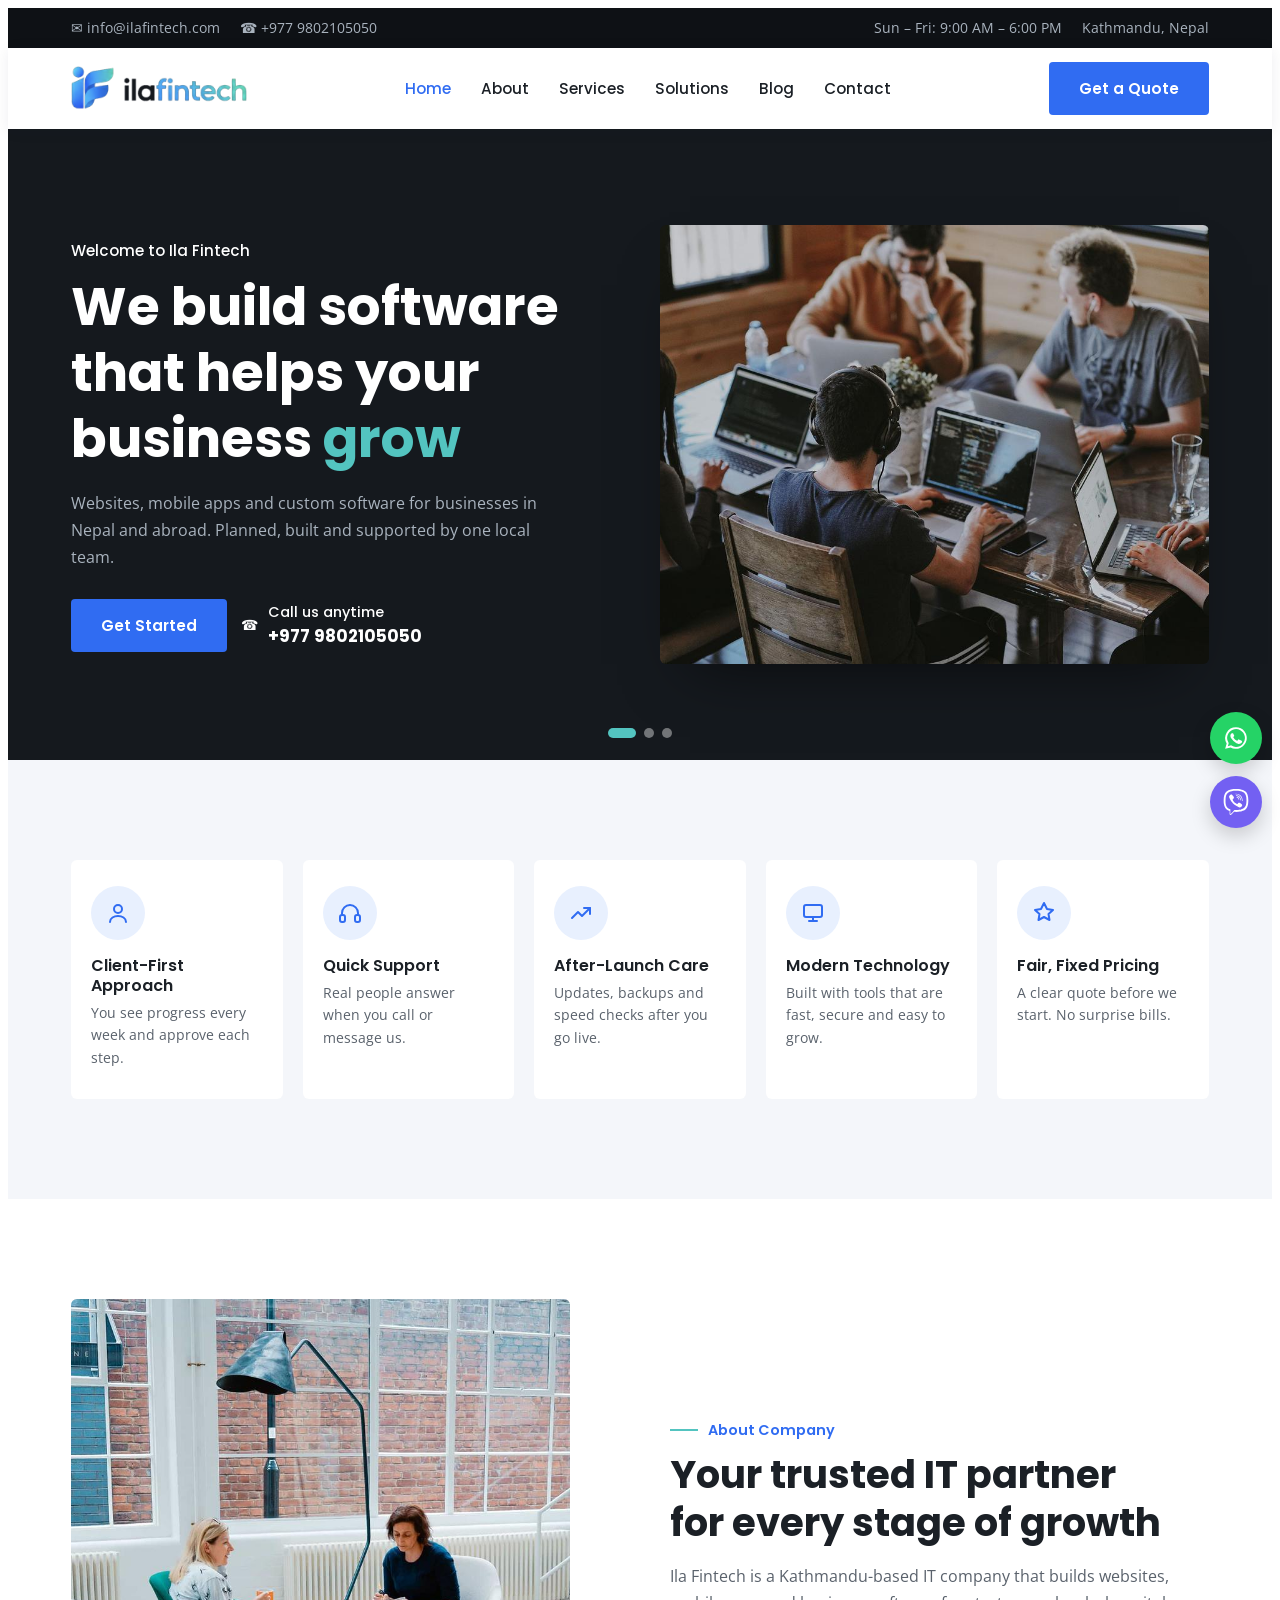
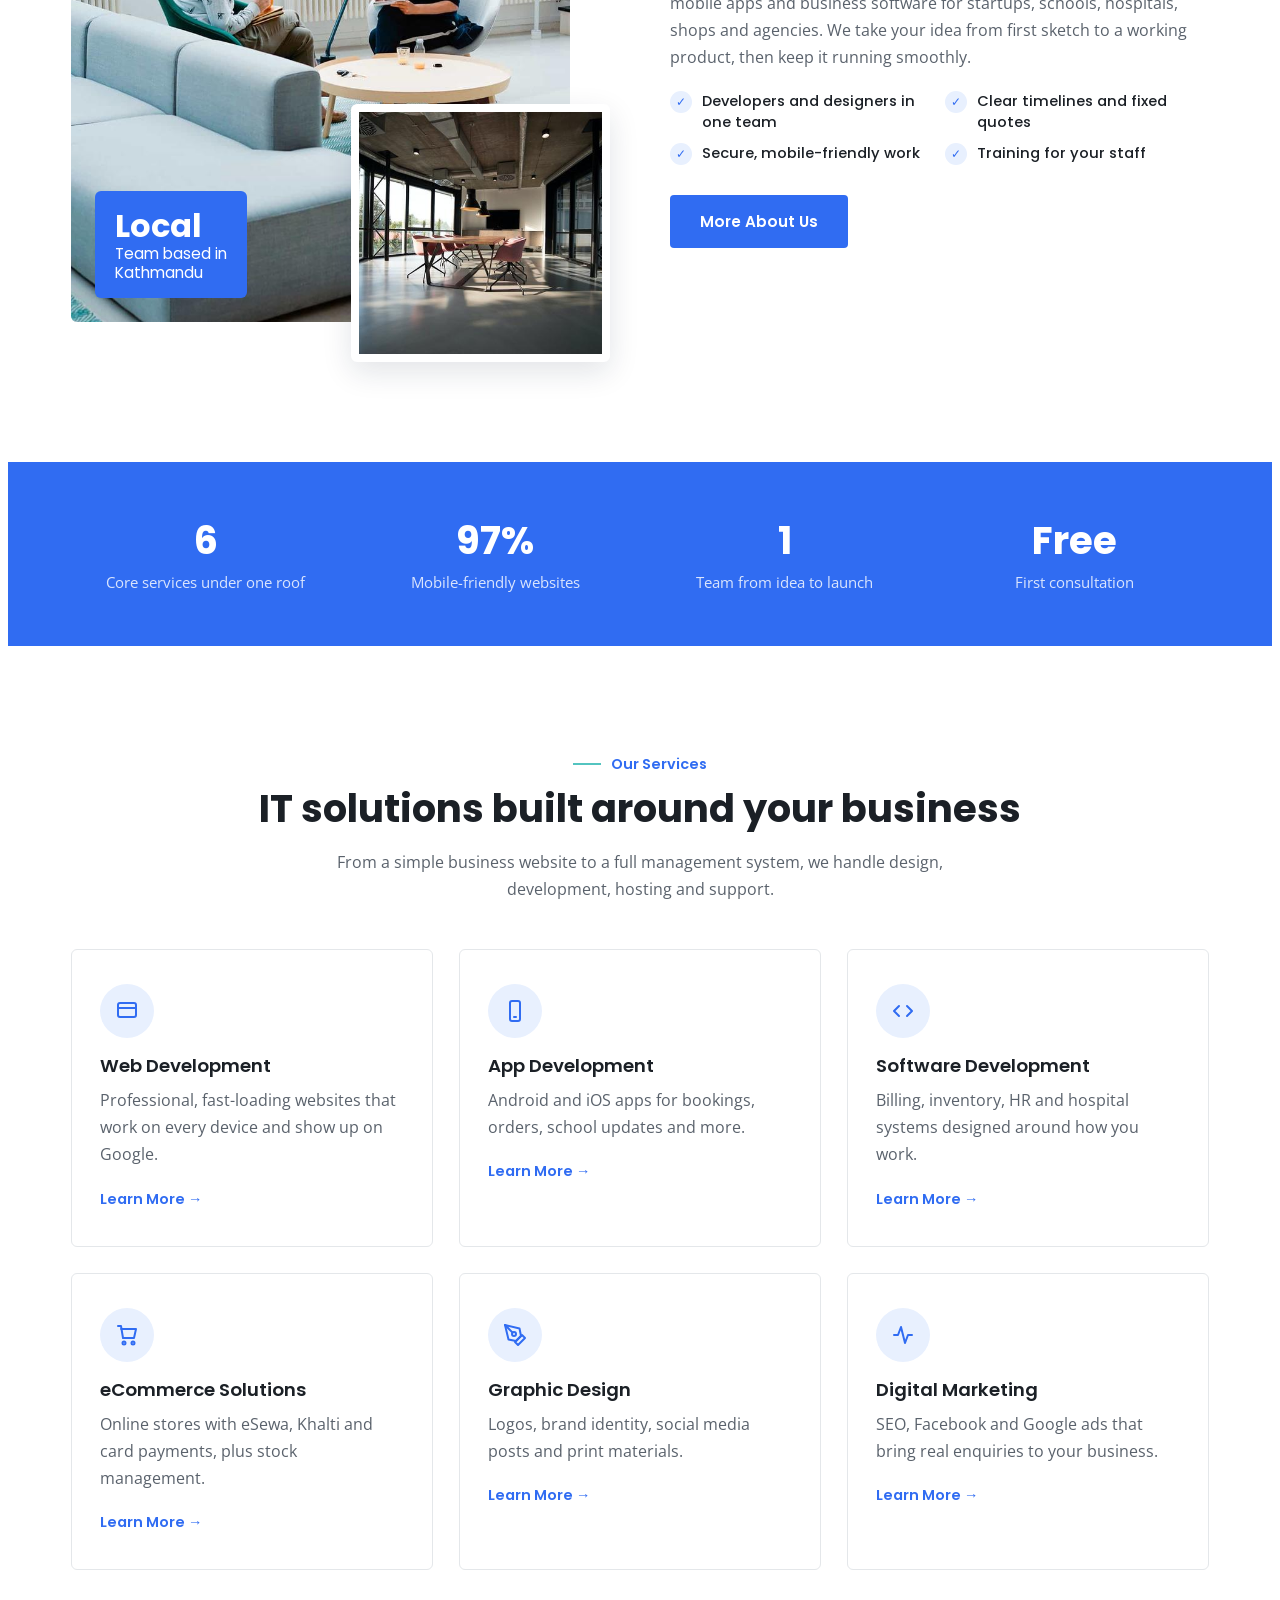
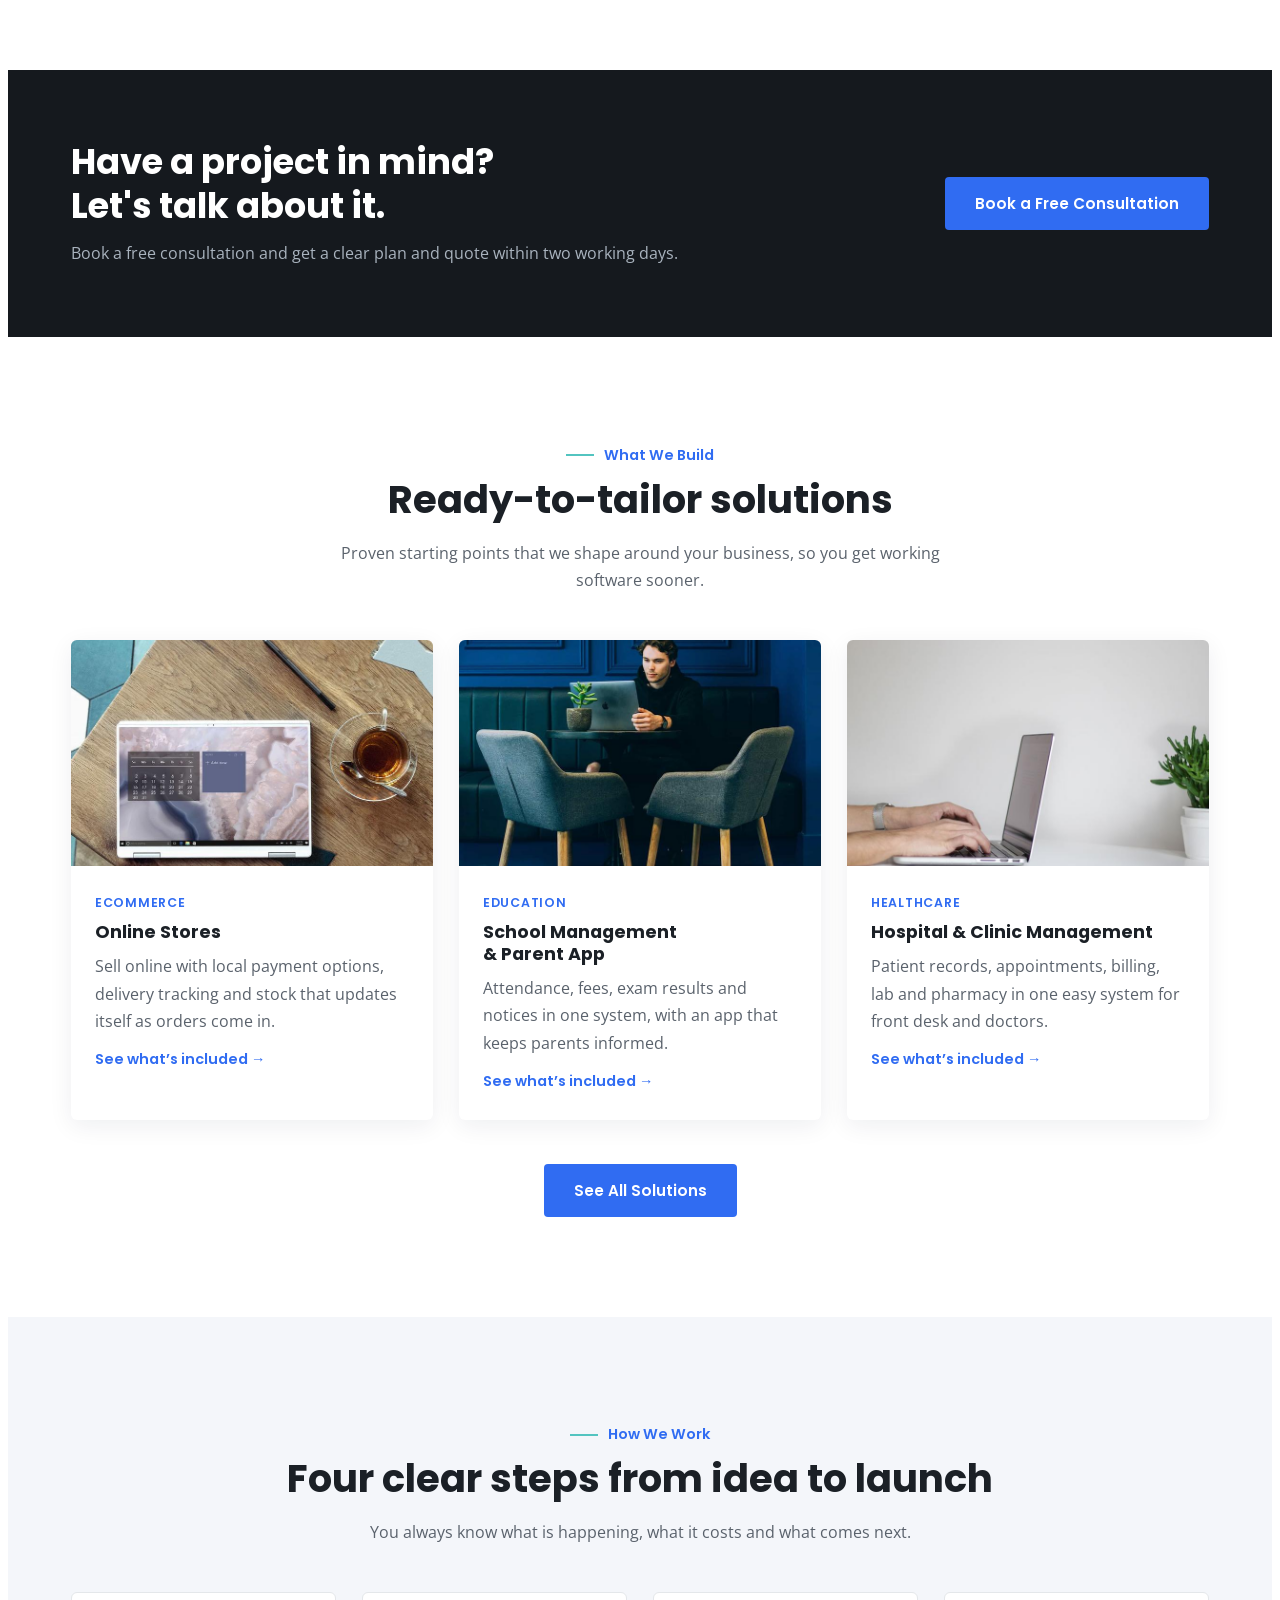
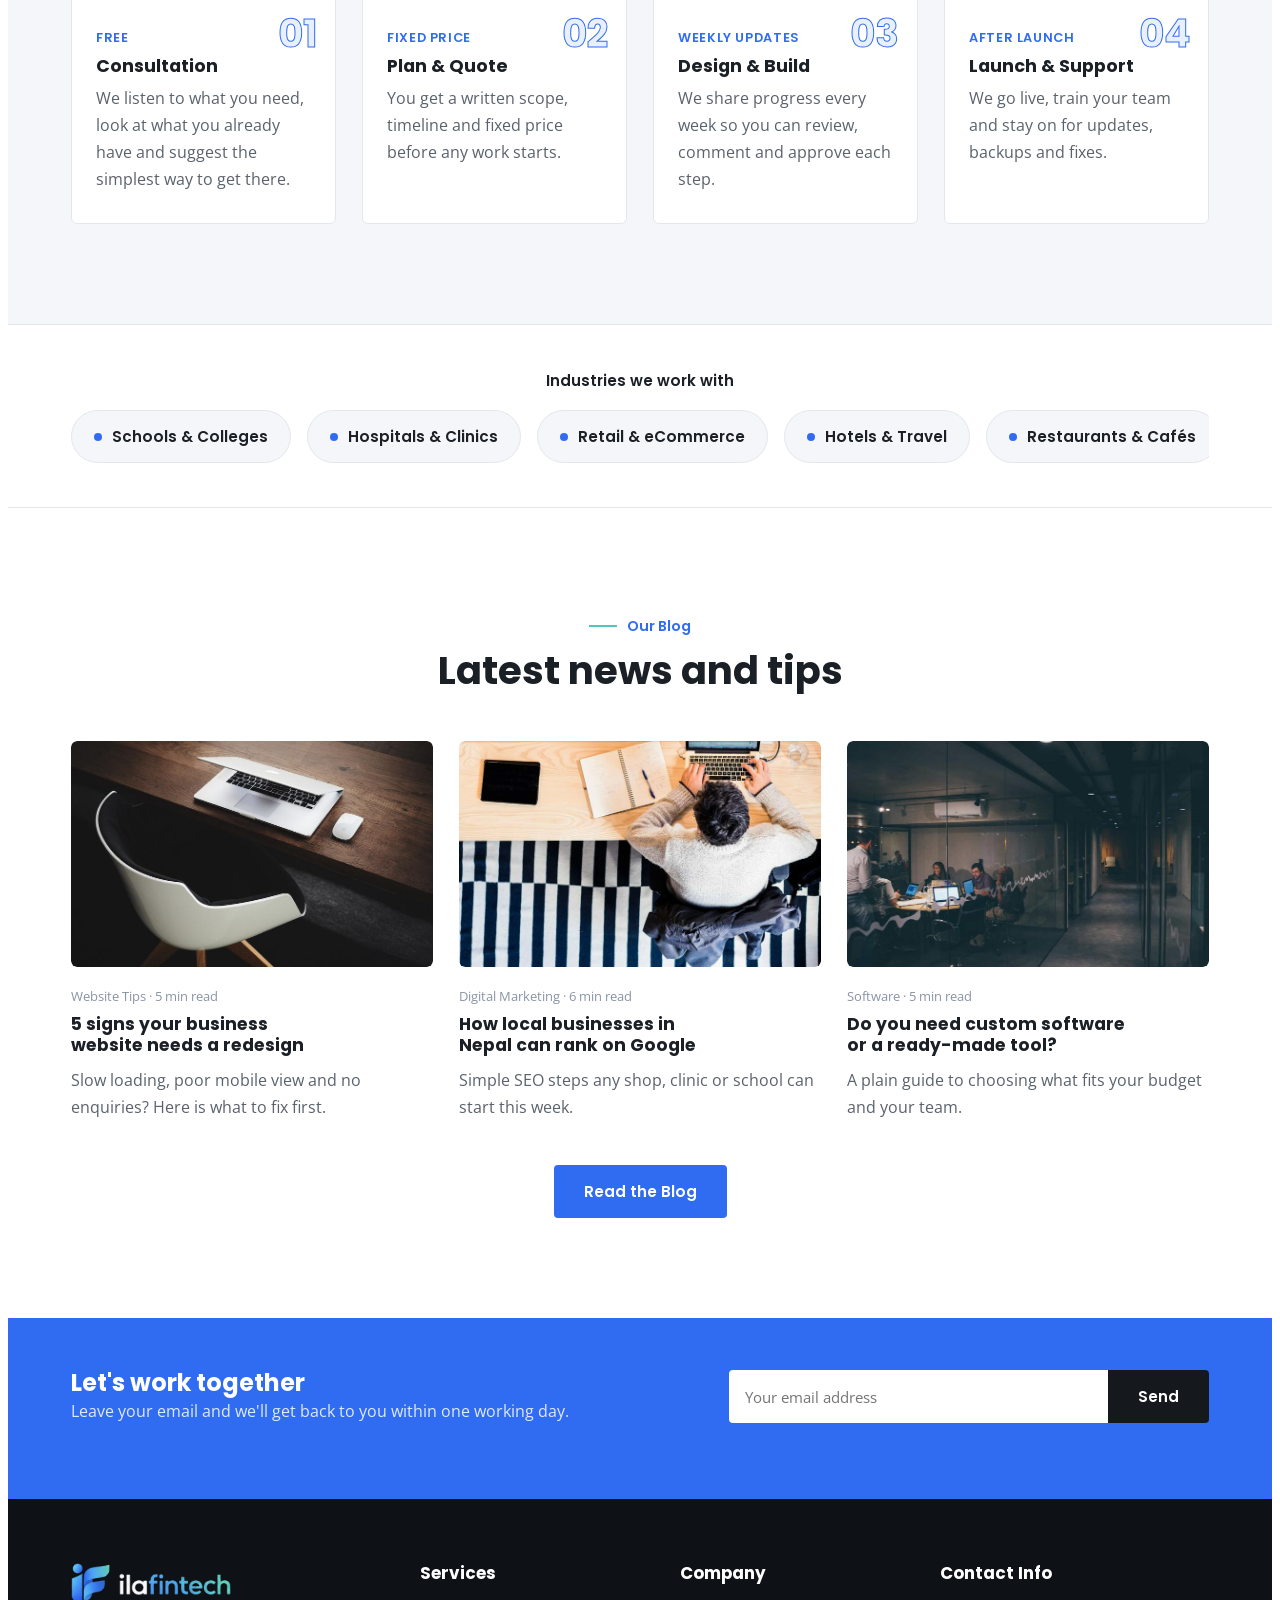
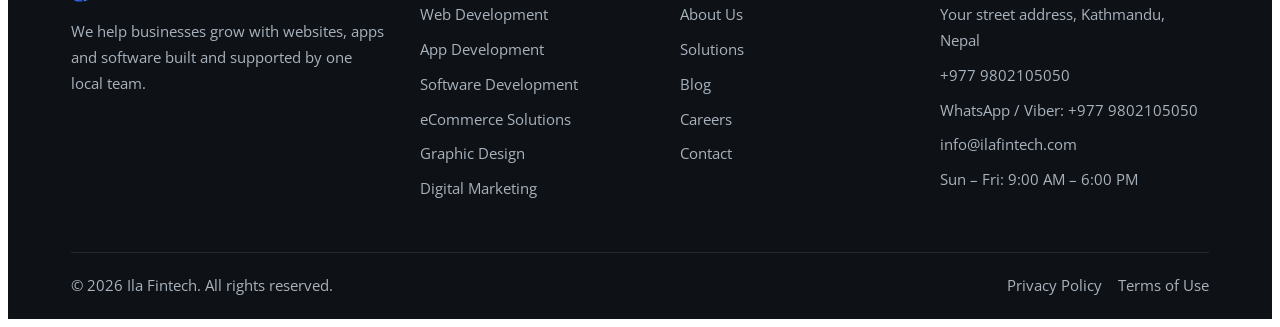
<file: index.html>
<!doctype html>
<html lang="en">
<head>
<meta charset="utf-8">
<meta name="viewport" content="width=device-width, initial-scale=1, viewport-fit=cover">
<title>Ila Fintech | Websites, Apps &amp; Software in Kathmandu, Nepal</title>
<meta name="description" content="Ila Fintech builds websites, mobile apps and custom business software for companies, schools, hospitals and shops in Kathmandu and across Nepal.">
<link rel="canonical" href="https://aryan601-arch.github.io/ila-fintech/">
<meta name="theme-color" content="#15191E">
<meta property="og:type" content="website">
<meta property="og:site_name" content="Ila Fintech">
<meta property="og:title" content="Ila Fintech | Websites, Apps &amp; Software in Kathmandu, Nepal">
<meta property="og:description" content="Ila Fintech builds websites, mobile apps and custom business software for companies, schools, hospitals and shops in Kathmandu and across Nepal.">
<meta property="og:url" content="https://aryan601-arch.github.io/ila-fintech/">
<meta property="og:image" content="https://aryan601-arch.github.io/ila-fintech/images/hero-team.jpg">
<meta name="twitter:card" content="summary_large_image">
<link rel="icon" href="favicon-32.png" sizes="32x32" type="image/png">
<link rel="apple-touch-icon" href="apple-touch-icon.png">
<link rel="manifest" href="site.webmanifest">
<link rel="preconnect" href="https://fonts.googleapis.com">
<link rel="preconnect" href="https://fonts.gstatic.com" crossorigin>
<link rel="stylesheet" href="https://fonts.googleapis.com/css2?family=Poppins:wght@400;500;600;700&amp;family=Open+Sans:wght@400;600&amp;display=swap">
<link rel="stylesheet" href="css/styles.css">
<script src="js/main.js" defer></script>
<script type="application/ld+json">{"@context": "https://schema.org", "@type": "ProfessionalService", "name": "Ila Fintech", "url": "https://aryan601-arch.github.io/ila-fintech/", "image": "https://aryan601-arch.github.io/ila-fintech/images/hero-team.jpg", "logo": "https://aryan601-arch.github.io/ila-fintech/images/brand/logo-light.png", "email": "info@ilafintech.com", "telephone": "+9779802105050", "address": {"@type": "PostalAddress", "streetAddress": "Your street address, Kathmandu, Nepal", "addressLocality": "Kathmandu", "addressCountry": "NP"}, "openingHours": "Su-Fr 09:00-18:00", "areaServed": "Nepal"}</script>
</head>
<body>
<a class="skip" href="#main">Skip to content</a>
<div class="topbar"><div class="container">
  <div class="left"><span>✉ <a href="mailto:info@ilafintech.com">info@ilafintech.com</a></span><span>☎ <a href="tel:+9779802105050">+977 9802105050</a></span></div>
  <div class="right"><span>Sun – Fri: 9:00 AM – 6:00 PM</span><span>Kathmandu, Nepal</span></div>
</div></div>

<header class="header">
  <nav class="container" style="position:relative" aria-label="Main">
    <a href="index.html" class="logo"><img src="images/brand/logo-light.png" alt="Ila Fintech" width="176" height="44"></a>
    <ul class="menu" id="menu">
      <li><a href="index.html" class="active" aria-current="page">Home</a></li><li><a href="about.html">About</a></li><li><a href="services.html">Services</a></li><li><a href="solutions.html">Solutions</a></li><li><a href="blog.html">Blog</a></li><li><a href="contact.html">Contact</a></li><li class="menu-cta"><a href="contact.html#quote">Get a Free Quote</a></li>
    </ul>
    <a href="contact.html#quote" class="btn btn-accent">Get a Quote</a>
    <button class="toggle" id="toggle" type="button" aria-expanded="false" aria-controls="menu">☰ Menu</button>
  </nav>
</header>

<main id="main">
<section class="hero" style="padding:0" aria-label="Highlights">
  <div class="container">
    <div class="slide">
      <div class="copy">
        <span class="kicker">Welcome to Ila Fintech</span>
        <h1>We build software that helps your business <span>grow</span></h1>
        <p>Websites, mobile apps and custom software for businesses in Nepal and abroad. Planned, built and supported by one local team.</p>
        <div class="btns"><a href="contact.html#quote" class="btn btn-accent">Get Started</a><a class="call" href="tel:+9779802105050">☎<span>Call us anytime<b>+977 9802105050</b></span></a></div>
      </div>
      <img class="photo" src="images/hero-team.jpg" alt="A software team working together on laptops" width="800" height="600" fetchpriority="high">
    </div>
    <div class="slide" hidden>
      <div class="copy">
        <span class="kicker">Web &amp; App Development</span>
        <h2 class="h1">Your business online, <span>done right</span></h2>
        <p>Fast, secure websites and apps that look great on every phone and bring you real customers.</p>
        <div class="btns"><a href="services.html" class="btn btn-accent">Our Services</a><a href="solutions.html" class="btn btn-outline">View Solutions</a></div>
      </div>
      <img class="photo" src="images/hero-code.jpg" alt="Website code on a developer screen" loading="lazy" width="800" height="600">
    </div>
    <div class="slide" hidden>
      <div class="copy">
        <span class="kicker">Support You Can Count On</span>
        <h2 class="h1">We stay with you <span>after launch</span></h2>
        <p>Hosting, updates and quick help whenever something needs fixing. One call and we're on it.</p>
        <div class="btns"><a href="contact.html" class="btn btn-accent">Talk to Us</a><a href="about.html" class="btn btn-outline">About Us</a></div>
      </div>
      <img class="photo" src="images/hero-office.jpg" alt="An office team at their desks" loading="lazy" width="800" height="600">
    </div>
  </div>
  <div class="dots" id="dots"></div>
</section>

<section class="features"><div class="container"><div class="feat-grid"><div class="feat aos"><div class="icon"><svg width="24" height="24" fill="none" stroke="currentColor" stroke-width="2" stroke-linecap="round" stroke-linejoin="round" viewBox="0 0 24 24" aria-hidden="true"><circle cx="12" cy="8" r="4"/><path d="M4 21c0-4 4-6 8-6s8 2 8 6"/></svg></div><h3>Client-First Approach</h3><p>You see progress every week and approve each step.</p></div><div class="feat aos"><div class="icon"><svg width="24" height="24" fill="none" stroke="currentColor" stroke-width="2" stroke-linecap="round" stroke-linejoin="round" viewBox="0 0 24 24" aria-hidden="true"><path d="M4 14v-2a8 8 0 0 1 16 0v2"/><rect x="2" y="14" width="5" height="7" rx="2"/><rect x="17" y="14" width="5" height="7" rx="2"/></svg></div><h3>Quick Support</h3><p>Real people answer when you call or message us.</p></div><div class="feat aos"><div class="icon"><svg width="24" height="24" fill="none" stroke="currentColor" stroke-width="2" stroke-linecap="round" stroke-linejoin="round" viewBox="0 0 24 24" aria-hidden="true"><path d="M3 17l6-6 4 4 8-8"/><path d="M15 7h6v6"/></svg></div><h3>After-Launch Care</h3><p>Updates, backups and speed checks after you go live.</p></div><div class="feat aos"><div class="icon"><svg width="24" height="24" fill="none" stroke="currentColor" stroke-width="2" stroke-linecap="round" stroke-linejoin="round" viewBox="0 0 24 24" aria-hidden="true"><rect x="3" y="4" width="18" height="12" rx="2"/><path d="M8 20h8M12 16v4"/></svg></div><h3>Modern Technology</h3><p>Built with tools that are fast, secure and easy to grow.</p></div><div class="feat aos"><div class="icon"><svg width="24" height="24" fill="none" stroke="currentColor" stroke-width="2" stroke-linecap="round" stroke-linejoin="round" viewBox="0 0 24 24" aria-hidden="true"><path d="M12 2l3 6 6 1-4.5 4 1 6-5.5-3-5.5 3 1-6L3 9l6-1z"/></svg></div><h3>Fair, Fixed Pricing</h3><p>A clear quote before we start. No surprise bills.</p></div></div></div></section>

<section id="about">
  <div class="container about-grid">
    <div class="collage aos">
      <img class="photo big" src="images/about-team.jpg" alt="Team members working in a shared office" loading="lazy" width="800" height="600">
      <img class="photo small" src="images/about-office.jpg" alt="A modern open-plan office" loading="lazy" width="800" height="600">
      <div class="years"><b>Local</b>Team based in<br>Kathmandu</div>
    </div>
    <div class="aos">
      <span class="sub">About Company</span>
      <h2 class="title">Your trusted IT partner for every stage of growth</h2>
      <p>Ila Fintech is a Kathmandu-based IT company that builds websites, mobile apps and business software for startups, schools, hospitals, shops and agencies. We take your idea from first sketch to a working product, then keep it running smoothly.</p>
      <ul class="checks">
        <li>Developers and designers in one team</li>
        <li>Clear timelines and fixed quotes</li>
        <li>Secure, mobile-friendly work</li>
        <li>Training for your staff</li>
      </ul>
      <a href="about.html" class="btn btn-brand">More About Us</a>
    </div>
  </div>
</section>

<div class="stats">
  <div class="container">
    <div><b data-count="6">6</b><span>Core services under one roof</span></div>
    <div><b data-count="100" data-suffix="%">100%</b><span>Mobile-friendly websites</span></div>
    <div><b data-count="1">1</b><span>Team from idea to launch</span></div>
    <div><b>Free</b><span>First consultation</span></div>
  </div>
</div>

<section id="services">
  <div class="container">
    <div class="center aos">
      <span class="sub">Our Services</span>
      <h2 class="title">IT solutions built around your business</h2>
      <p class="lead">From a simple business website to a full management system, we handle design, development, hosting and support.</p>
    </div>
    <div class="svc-grid"><div class="svc aos"><div class="icon"><svg width="24" height="24" fill="none" stroke="currentColor" stroke-width="2" stroke-linecap="round" stroke-linejoin="round" viewBox="0 0 24 24" aria-hidden="true"><rect x="3" y="4" width="18" height="14" rx="2"/><path d="M3 9h18"/></svg></div><h3>Web Development</h3><p>Professional, fast-loading websites that work on every device and show up on Google.</p><a href="services.html#web" class="more">Learn More<span class="sr"> about Web Development</span> →</a></div><div class="svc aos"><div class="icon"><svg width="24" height="24" fill="none" stroke="currentColor" stroke-width="2" stroke-linecap="round" stroke-linejoin="round" viewBox="0 0 24 24" aria-hidden="true"><rect x="7" y="2" width="10" height="20" rx="2"/><path d="M11 18h2"/></svg></div><h3>App Development</h3><p>Android and iOS apps for bookings, orders, school updates and more.</p><a href="services.html#apps" class="more">Learn More<span class="sr"> about App Development</span> →</a></div><div class="svc aos"><div class="icon"><svg width="24" height="24" fill="none" stroke="currentColor" stroke-width="2" stroke-linecap="round" stroke-linejoin="round" viewBox="0 0 24 24" aria-hidden="true"><path d="m8 7-5 5 5 5M16 7l5 5-5 5"/></svg></div><h3>Software Development</h3><p>Billing, inventory, HR and hospital systems designed around how you work.</p><a href="services.html#software" class="more">Learn More<span class="sr"> about Software Development</span> →</a></div><div class="svc aos"><div class="icon"><svg width="24" height="24" fill="none" stroke="currentColor" stroke-width="2" stroke-linecap="round" stroke-linejoin="round" viewBox="0 0 24 24" aria-hidden="true"><path d="M6 6h15l-2 9H8L6 3H3"/><circle cx="9" cy="20" r="1.5"/><circle cx="18" cy="20" r="1.5"/></svg></div><h3>eCommerce Solutions</h3><p>Online stores with eSewa, Khalti and card payments, plus stock management.</p><a href="services.html#ecommerce" class="more">Learn More<span class="sr"> about eCommerce Solutions</span> →</a></div><div class="svc aos"><div class="icon"><svg width="24" height="24" fill="none" stroke="currentColor" stroke-width="2" stroke-linecap="round" stroke-linejoin="round" viewBox="0 0 24 24" aria-hidden="true"><path d="M12 19l7-7 3 3-7 7-3-3z"/><path d="M18 13l-1.5-7.5L2 2l3.5 14.5L13 18l5-5z"/><path d="M2 2l7.6 7.6"/><circle cx="11" cy="11" r="2"/></svg></div><h3>Graphic Design</h3><p>Logos, brand identity, social media posts and print materials.</p><a href="services.html#design" class="more">Learn More<span class="sr"> about Graphic Design</span> →</a></div><div class="svc aos"><div class="icon"><svg width="24" height="24" fill="none" stroke="currentColor" stroke-width="2" stroke-linecap="round" stroke-linejoin="round" viewBox="0 0 24 24" aria-hidden="true"><path d="M3 12h4l3-8 4 16 3-8h4"/></svg></div><h3>Digital Marketing</h3><p>SEO, Facebook and Google ads that bring real enquiries to your business.</p><a href="services.html#marketing" class="more">Learn More<span class="sr"> about Digital Marketing</span> →</a></div></div>
  </div>
</section>

<section class="cta" style="padding-block:70px">
  <div class="container">
    <div><h2>Have a project in mind? Let&#x27;s talk about it.</h2><p>Book a free consultation and get a clear plan and quote within two working days.</p></div>
    <div class="right"><a href="contact.html#quote" class="btn btn-accent">Book a Free Consultation</a></div>
  </div>
</section>

<section id="solutions">
  <div class="container">
    <div class="center aos">
      <span class="sub">What We Build</span>
      <h2 class="title">Ready-to-tailor solutions</h2>
      <p class="lead">Proven starting points that we shape around your business, so you get working software sooner.</p>
    </div>
    <div class="proj-grid"><a class="proj aos" href="solutions.html#store"><div class="pic"><img class="photo" src="images/project-store.jpg" alt="A laptop on a desk ready for online shopping" loading="lazy" width="800" height="600"></div><div class="body"><span class="cat">eCommerce</span><h3>Online Stores</h3><p>Sell online with local payment options, delivery tracking and stock that updates itself as orders come in.</p><span class="more">See what’s included →</span></div></a><a class="proj aos" href="solutions.html#school"><div class="pic"><img class="photo" src="images/project-school.jpg" alt="A developer building a school app" loading="lazy" width="800" height="600"></div><div class="body"><span class="cat">Education</span><h3>School Management &amp; Parent App</h3><p>Attendance, fees, exam results and notices in one system, with an app that keeps parents informed.</p><span class="more">See what’s included →</span></div></a><a class="proj aos" href="solutions.html#hospital"><div class="pic"><img class="photo" src="images/project-hospital.jpg" alt="A person using a laptop at work" loading="lazy" width="800" height="600"></div><div class="body"><span class="cat">Healthcare</span><h3>Hospital &amp; Clinic Management</h3><p>Patient records, appointments, billing, lab and pharmacy in one easy system for front desk and doctors.</p><span class="more">See what’s included →</span></div></a></div>
    <div class="section-foot"><a href="solutions.html" class="btn btn-brand">See All Solutions</a></div>
  </div>
</section>

<section class="process">
  <div class="container">
    <div class="center aos"><span class="sub">How We Work</span><h2 class="title">Four clear steps from idea to launch</h2>
    <p class="lead">You always know what is happening, what it costs and what comes next.</p></div>
    <div class="steps"><div class="step aos"><span class="when">Free</span><h3>Consultation</h3><p>We listen to what you need, look at what you already have and suggest the simplest way to get there.</p></div><div class="step aos"><span class="when">Fixed price</span><h3>Plan & Quote</h3><p>You get a written scope, timeline and fixed price before any work starts.</p></div><div class="step aos"><span class="when">Weekly updates</span><h3>Design & Build</h3><p>We share progress every week so you can review, comment and approve each step.</p></div><div class="step aos"><span class="when">After launch</span><h3>Launch & Support</h3><p>We go live, train your team and stay on for updates, backups and fixes.</p></div></div>
  </div>
</section>

<div class="industries"><div class="container">
  <p class="center" style="font:600 .95rem var(--head);color:var(--ink);margin-bottom:18px">Industries we work with</p>
  <div class="wrap"><div class="track"><span class="chip">Schools &amp; Colleges</span><span class="chip">Hospitals &amp; Clinics</span><span class="chip">Retail &amp; eCommerce</span><span class="chip">Hotels &amp; Travel</span><span class="chip">Restaurants &amp; Cafés</span><span class="chip">NGOs &amp; INGOs</span><span class="chip">Cooperatives &amp; Finance</span><span class="chip">Real Estate</span><span class="chip">Manufacturing</span><span class="chip">Startups</span><span class="chip" aria-hidden="true">Schools &amp; Colleges</span><span class="chip" aria-hidden="true">Hospitals &amp; Clinics</span><span class="chip" aria-hidden="true">Retail &amp; eCommerce</span><span class="chip" aria-hidden="true">Hotels &amp; Travel</span><span class="chip" aria-hidden="true">Restaurants &amp; Cafés</span><span class="chip" aria-hidden="true">NGOs &amp; INGOs</span><span class="chip" aria-hidden="true">Cooperatives &amp; Finance</span><span class="chip" aria-hidden="true">Real Estate</span><span class="chip" aria-hidden="true">Manufacturing</span><span class="chip" aria-hidden="true">Startups</span></div></div>
</div></div>

<section id="blog">
  <div class="container">
    <div class="center aos"><span class="sub">Our Blog</span><h2 class="title">Latest news and tips</h2></div>
    <div class="blog-grid"><a class="post aos" href="blog-website-redesign.html"><div class="pic"><img class="photo" src="images/blog-redesign.jpg" alt="A laptop on a wooden desk" loading="lazy" width="800" height="600"></div><p class="meta">Website Tips · 5 min read</p><h3>5 signs your business website needs a redesign</h3><p>Slow loading, poor mobile view and no enquiries? Here is what to fix first.</p></a><a class="post aos" href="blog-local-seo-nepal.html"><div class="pic"><img class="photo" src="images/blog-seo.jpg" alt="A person working at a laptop, seen from above" loading="lazy" width="800" height="600"></div><p class="meta">Digital Marketing · 6 min read</p><h3>How local businesses in Nepal can rank on Google</h3><p>Simple SEO steps any shop, clinic or school can start this week.</p></a><a class="post aos" href="blog-custom-vs-ready-software.html"><div class="pic"><img class="photo" src="images/blog-software.jpg" alt="An office team working at their screens" loading="lazy" width="800" height="600"></div><p class="meta">Software · 5 min read</p><h3>Do you need custom software or a ready-made tool?</h3><p>A plain guide to choosing what fits your budget and your team.</p></a></div>
    <div class="section-foot"><a href="blog.html" class="btn btn-brand">Read the Blog</a></div>
  </div>
</section>

<div class="news" id="contact">
  <div class="container">
    <div><h3>Let's work together</h3><p>Leave your email and we'll get back to you within one working day.</p></div>
    <form data-form data-subject="Callback request" data-status="newsNote" novalidate>
      <span class="field-inline field"><label for="news-email" class="sr">Email address</label><input id="news-email" name="email" type="email" autocomplete="email" placeholder="Your email address" required></span>
      <span class="hp" aria-hidden="true"><label for="news-bot">Leave empty</label><input id="news-bot" name="botcheck" tabindex="-1" autocomplete="off"></span>
      <button class="btn btn-dark" type="submit">Send</button>
    </form>
    <p class="note form-status" id="newsNote" role="status" aria-live="polite"></p>
  </div>
</div>
</main>

<footer>
  <div class="container">
    <div class="f-grid">
      <div><a href="index.html" class="logo"><img src="images/brand/logo-dark.png" alt="Ila Fintech" width="160" height="40"></a><p>We help businesses grow with websites, apps and software built and supported by one local team.</p></div>
      <div><h4>Services</h4><ul><li><a href="services.html#web">Web Development</a></li><li><a href="services.html#apps">App Development</a></li><li><a href="services.html#software">Software Development</a></li><li><a href="services.html#ecommerce">eCommerce Solutions</a></li><li><a href="services.html#design">Graphic Design</a></li><li><a href="services.html#marketing">Digital Marketing</a></li></ul></div>
      <div><h4>Company</h4><ul><li><a href="about.html">About Us</a></li><li><a href="solutions.html">Solutions</a></li><li><a href="blog.html">Blog</a></li><li><a href="careers.html">Careers</a></li><li><a href="contact.html">Contact</a></li></ul></div>
      <div><h4>Contact Info</h4><ul><li><a href="https://www.google.com/maps/search/?api=1&amp;query=Kathmandu%2C+Nepal" target="_blank" rel="noopener">Your street address, Kathmandu, Nepal</a></li><li><a href="tel:+9779802105050">+977 9802105050</a></li><li><a href="https://wa.me/9779802105050" target="_blank" rel="noopener">WhatsApp</a> / <a href="viber://chat?number=%2B9779802105050">Viber</a>: +977 9802105050</li><li><a href="mailto:info@ilafintech.com">info@ilafintech.com</a></li><li>Sun – Fri: 9:00 AM – 6:00 PM</li></ul></div>
    </div>
    <div class="copyright"><span>© <span data-year>2026</span> Ila Fintech. All rights reserved.</span><span class="f-bottom-links"><a href="privacy.html">Privacy Policy</a><a href="terms.html">Terms of Use</a></span></div>
  </div>
</footer>
<button class="totop" id="totop" type="button" aria-label="Back to top">↑</button>
<div class="chat"><a class="wa" href="https://wa.me/9779802105050" target="_blank" rel="noopener" aria-label="Chat with us on WhatsApp"><svg width="26" height="26" viewBox="0 0 24 24" fill="currentColor" aria-hidden="true"><path d="M12 2a10 10 0 0 0-8.6 15.1L2 22l5-1.3A10 10 0 1 0 12 2zm0 18.2a8.2 8.2 0 0 1-4.2-1.2l-.3-.2-3 .8.8-2.9-.2-.3A8.2 8.2 0 1 1 12 20.2zm4.5-6.1c-.2-.1-1.5-.7-1.7-.8-.2-.1-.4-.1-.6.1l-.8 1c-.1.2-.3.2-.5.1a6.7 6.7 0 0 1-3.3-2.9c-.3-.4.2-.4.7-1.4.1-.2 0-.3 0-.4l-.8-1.8c-.2-.5-.4-.4-.6-.4h-.5a1 1 0 0 0-.7.3 3 3 0 0 0-.9 2.2 5.2 5.2 0 0 0 1.1 2.7 11.8 11.8 0 0 0 4.5 4c1.7.7 2.3.8 3.2.6a2.7 2.7 0 0 0 1.8-1.2 2.2 2.2 0 0 0 .2-1.3c-.1-.1-.3-.2-.5-.3z"/></svg></a><a class="viber" href="viber://chat?number=%2B9779802105050" aria-label="Chat with us on Viber"><svg width="26" height="26" viewBox="0 0 24 24" fill="currentColor" aria-hidden="true"><path d="M11.4 0C9.473.028 5.333.344 3.02 2.467 1.302 4.187.696 6.7.633 9.817.57 12.933.488 18.776 6.12 20.36h.003l-.004 2.416s-.037.977.61 1.177c.777.242 1.234-.5 1.98-1.302.407-.44.972-1.084 1.397-1.58 3.85.326 6.812-.416 7.15-.525.776-.252 5.176-.816 5.892-6.657.74-6.02-.36-9.83-2.34-11.546-.596-.55-3.006-2.3-8.375-2.323 0 0-.395-.025-1.037-.017zm.058 1.693c.545-.004.88.017.88.017 4.542.02 6.717 1.388 7.222 1.846 1.675 1.435 2.53 4.868 1.906 9.897v.002c-.604 4.878-4.174 5.184-4.832 5.395-.28.09-2.882.737-6.153.524 0 0-2.436 2.94-3.197 3.704-.12.12-.26.167-.352.144-.13-.033-.166-.188-.165-.414l.02-4.018c-4.762-1.32-4.485-6.292-4.43-8.895.054-2.604.543-4.738 1.996-6.173 1.96-1.773 5.474-2.018 7.11-2.03zm.38 2.602c-.167 0-.303.135-.304.302 0 .167.133.303.3.305 1.624.01 2.946.537 4.028 1.592 1.073 1.046 1.62 2.468 1.633 4.334.002.167.14.3.307.3.166-.002.3-.138.3-.304-.014-1.984-.618-3.596-1.816-4.764-1.19-1.16-2.692-1.753-4.447-1.765zm-3.96.695c-.19-.032-.4.005-.616.117l-.01.002c-.43.247-.816.562-1.146.932-.002.004-.006.004-.008.008-.267.323-.42.638-.46.948-.008.046-.01.093-.007.14 0 .136.022.27.065.4l.013.01c.135.48.473 1.276 1.205 2.604.42.768.903 1.5 1.446 2.186.27.344.56.673.87.984l.132.132c.31.308.64.6.984.87.686.543 1.418 1.027 2.186 1.447 1.328.733 2.126 1.07 2.604 1.206l.01.014c.13.042.265.064.402.063.046.002.092 0 .138-.008.31-.036.627-.19.948-.46.004 0 .003-.002.008-.005.37-.33.683-.72.93-1.148l.003-.01c.225-.432.15-.842-.18-1.12-.004 0-.698-.58-1.037-.83-.36-.255-.73-.492-1.113-.71-.51-.285-1.032-.106-1.248.174l-.447.564c-.23.283-.657.246-.657.246-3.12-.796-3.955-3.955-3.955-3.955s-.037-.426.248-.656l.563-.448c.277-.215.456-.737.17-1.248-.217-.383-.454-.756-.71-1.115-.25-.34-.826-1.033-.83-1.035-.137-.165-.31-.265-.502-.297zm4.49.88c-.158.002-.29.124-.3.282-.01.167.115.312.282.324 1.16.085 2.017.466 2.645 1.15.63.688.93 1.524.906 2.57-.002.168.13.306.3.31.166.003.305-.13.31-.297.025-1.175-.334-2.193-1.067-2.994-.74-.81-1.777-1.253-3.05-1.346h-.024zm.463 1.63c-.16.002-.29.127-.3.287-.008.167.12.31.288.32.523.028.875.175 1.113.422.24.245.388.62.416 1.164.01.167.15.295.318.287.167-.008.295-.15.287-.317-.03-.644-.215-1.178-.58-1.557-.367-.378-.893-.574-1.52-.607h-.018z"/></svg></a></div>
</body>
</html>
</file>
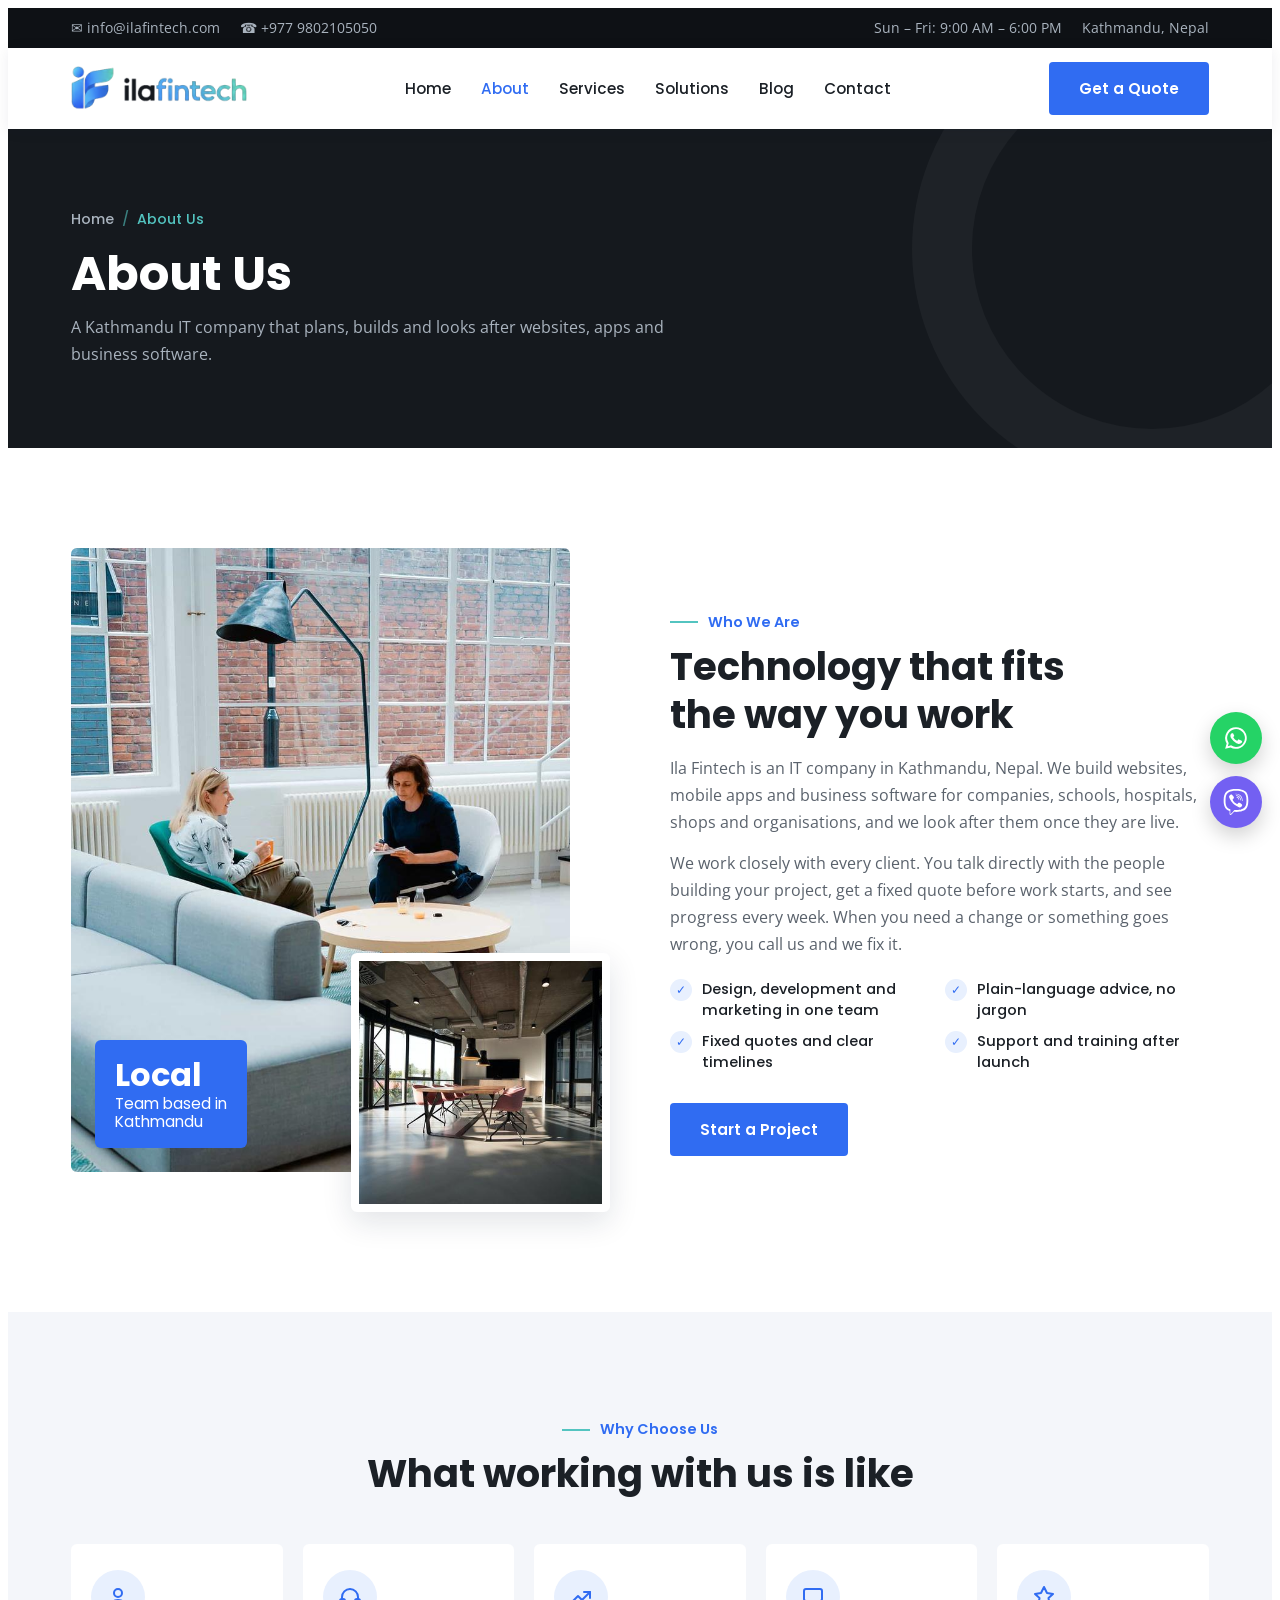
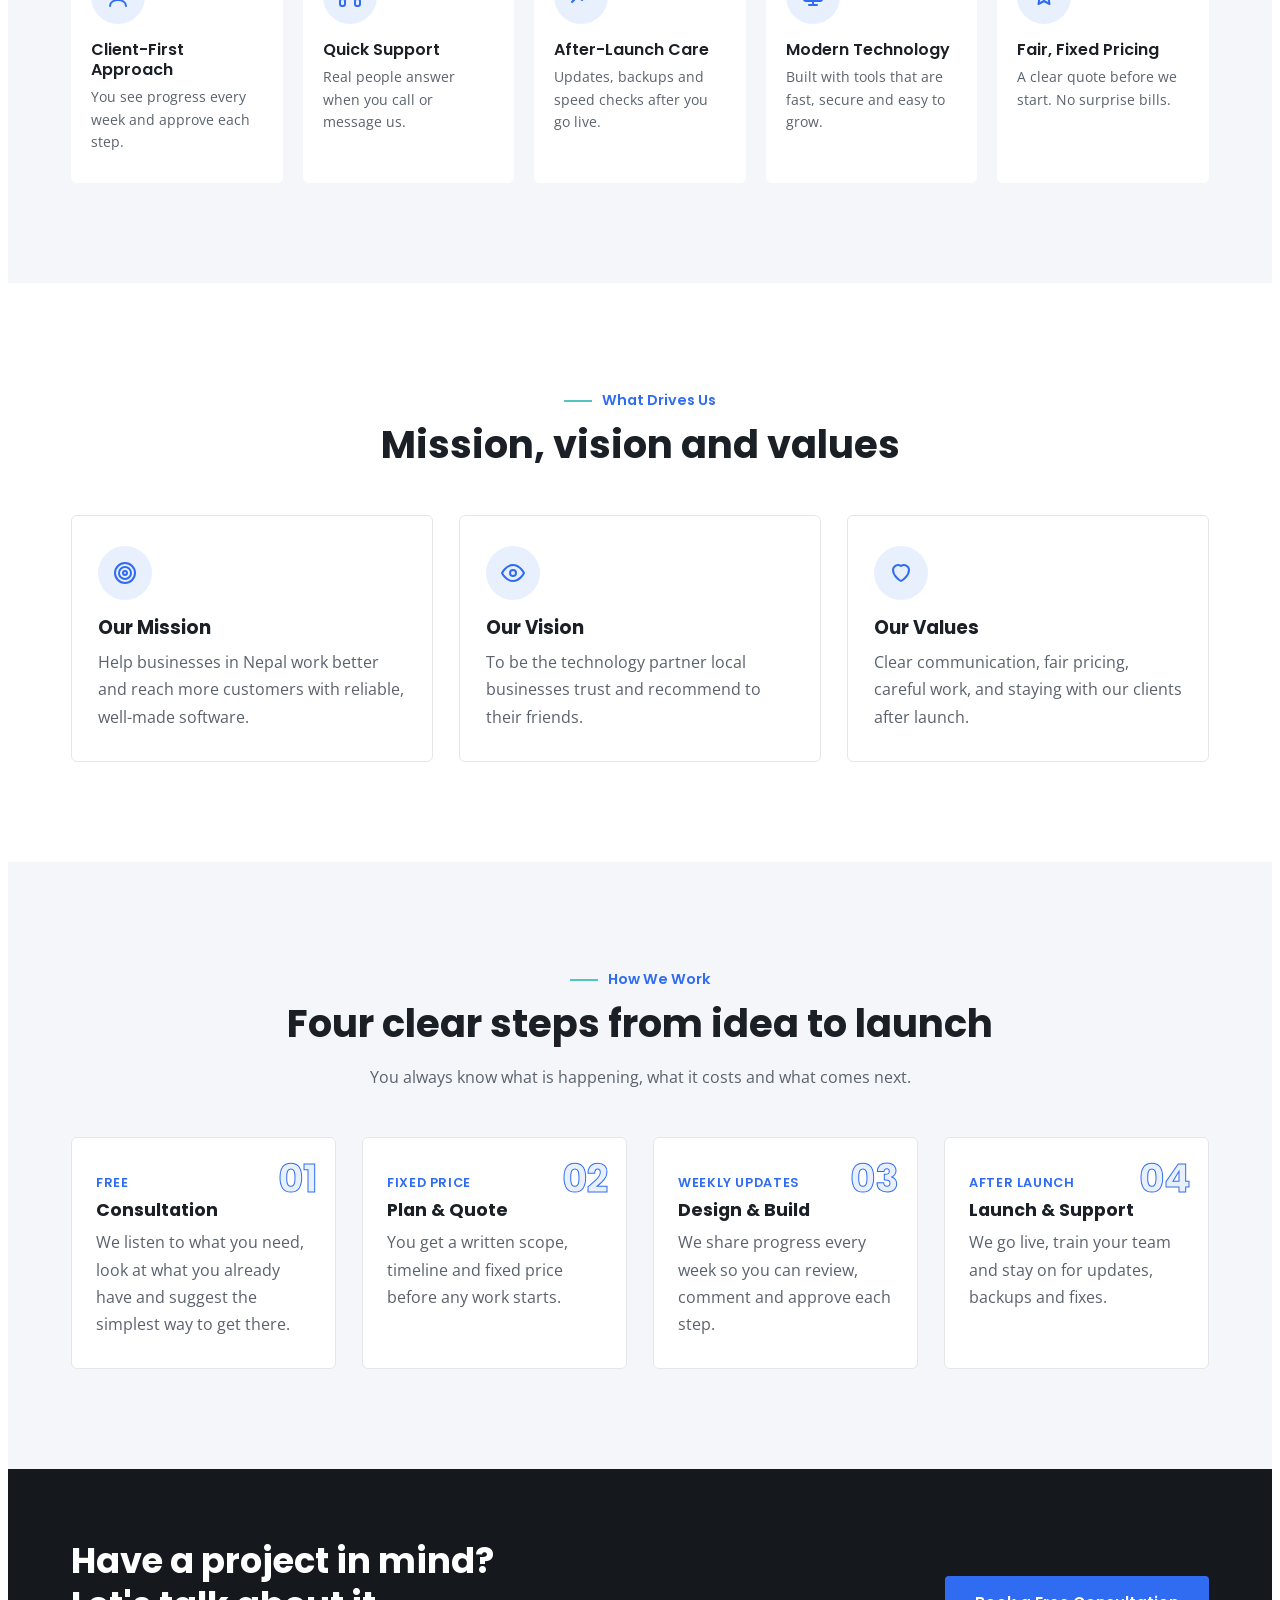
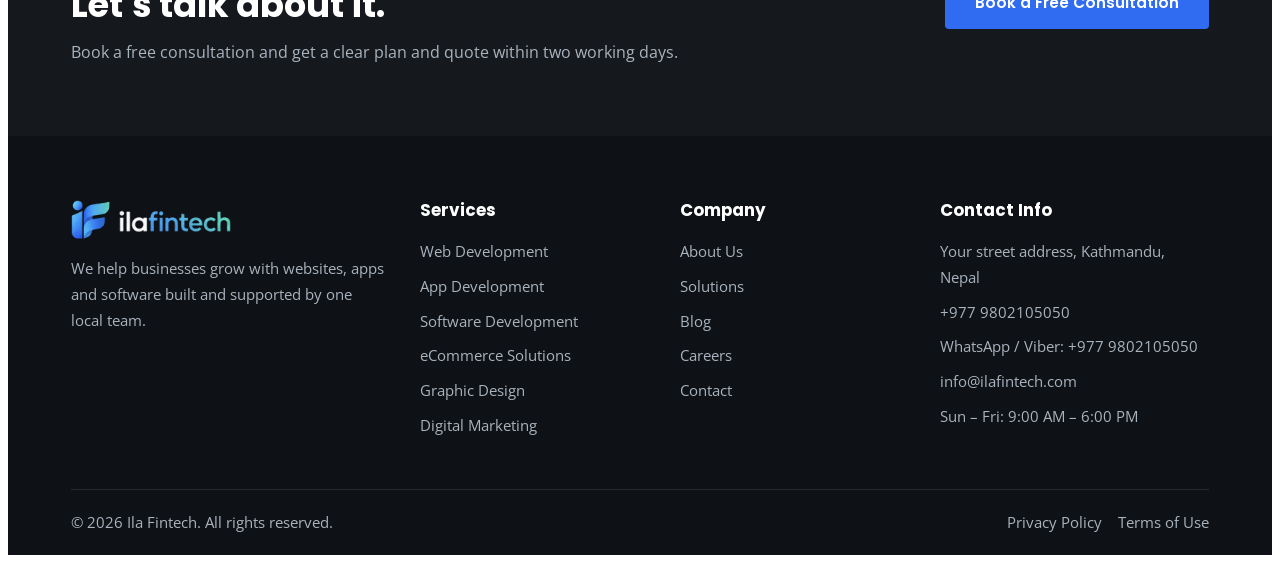
<file: about.html>
<!doctype html>
<html lang="en">
<head>
<meta charset="utf-8">
<meta name="viewport" content="width=device-width, initial-scale=1, viewport-fit=cover">
<title>About Us | Ila Fintech</title>
<meta name="description" content="Learn about Ila Fintech, a Kathmandu IT company building websites, apps and business software, and how we work with our clients.">
<link rel="canonical" href="https://aryan601-arch.github.io/ila-fintech/about.html">
<meta name="theme-color" content="#15191E">
<meta property="og:type" content="website">
<meta property="og:site_name" content="Ila Fintech">
<meta property="og:title" content="About Us | Ila Fintech">
<meta property="og:description" content="Learn about Ila Fintech, a Kathmandu IT company building websites, apps and business software, and how we work with our clients.">
<meta property="og:url" content="https://aryan601-arch.github.io/ila-fintech/about.html">
<meta property="og:image" content="https://aryan601-arch.github.io/ila-fintech/images/hero-team.jpg">
<meta name="twitter:card" content="summary_large_image">
<link rel="icon" href="favicon-32.png" sizes="32x32" type="image/png">
<link rel="apple-touch-icon" href="apple-touch-icon.png">
<link rel="manifest" href="site.webmanifest">
<link rel="preconnect" href="https://fonts.googleapis.com">
<link rel="preconnect" href="https://fonts.gstatic.com" crossorigin>
<link rel="stylesheet" href="https://fonts.googleapis.com/css2?family=Poppins:wght@400;500;600;700&amp;family=Open+Sans:wght@400;600&amp;display=swap">
<link rel="stylesheet" href="css/styles.css">
<script src="js/main.js" defer></script>
</head>
<body>
<a class="skip" href="#main">Skip to content</a>
<div class="topbar"><div class="container">
  <div class="left"><span>✉ <a href="mailto:info@ilafintech.com">info@ilafintech.com</a></span><span>☎ <a href="tel:+9779802105050">+977 9802105050</a></span></div>
  <div class="right"><span>Sun – Fri: 9:00 AM – 6:00 PM</span><span>Kathmandu, Nepal</span></div>
</div></div>

<header class="header">
  <nav class="container" style="position:relative" aria-label="Main">
    <a href="index.html" class="logo"><img src="images/brand/logo-light.png" alt="Ila Fintech" width="176" height="44"></a>
    <ul class="menu" id="menu">
      <li><a href="index.html">Home</a></li><li><a href="about.html" class="active" aria-current="page">About</a></li><li><a href="services.html">Services</a></li><li><a href="solutions.html">Solutions</a></li><li><a href="blog.html">Blog</a></li><li><a href="contact.html">Contact</a></li><li class="menu-cta"><a href="contact.html#quote">Get a Free Quote</a></li>
    </ul>
    <a href="contact.html#quote" class="btn btn-accent">Get a Quote</a>
    <button class="toggle" id="toggle" type="button" aria-expanded="false" aria-controls="menu">☰ Menu</button>
  </nav>
</header>

<main id="main">
<section class="page-head"><div class="container">
  <nav aria-label="Breadcrumb"><ol class="crumbs"><li><a href="index.html">Home</a></li><li aria-current="page">About Us</li></ol></nav>
  <h1>About Us</h1>
  <p>A Kathmandu IT company that plans, builds and looks after websites, apps and business software.</p>
</div></section>

<section>
  <div class="container about-grid">
    <div class="collage aos">
      <img class="photo big" src="images/about-team.jpg" alt="Team members working in a shared office" width="800" height="600">
      <img class="photo small" src="images/about-office.jpg" alt="A modern open-plan office" loading="lazy" width="800" height="600">
      <div class="years"><b>Local</b>Team based in<br>Kathmandu</div>
    </div>
    <div class="aos">
      <span class="sub">Who We Are</span>
      <h2 class="title">Technology that fits the way you work</h2>
      <p>Ila Fintech is an IT company in Kathmandu, Nepal. We build websites, mobile apps and business software for companies, schools, hospitals, shops and organisations, and we look after them once they are live.</p>
      <p style="margin-top:14px">We work closely with every client. You talk directly with the people building your project, get a fixed quote before work starts, and see progress every week. When you need a change or something goes wrong, you call us and we fix it.</p>
      <ul class="checks">
        <li>Design, development and marketing in one team</li>
        <li>Plain-language advice, no jargon</li>
        <li>Fixed quotes and clear timelines</li>
        <li>Support and training after launch</li>
      </ul>
      <a href="contact.html#quote" class="btn btn-brand">Start a Project</a>
    </div>
  </div>
</section>

<section class="features"><div class="container"><div class="center aos" style="margin-bottom:46px"><span class="sub">Why Choose Us</span><h2 class="title">What working with us is like</h2></div><div class="feat-grid"><div class="feat aos"><div class="icon"><svg width="24" height="24" fill="none" stroke="currentColor" stroke-width="2" stroke-linecap="round" stroke-linejoin="round" viewBox="0 0 24 24" aria-hidden="true"><circle cx="12" cy="8" r="4"/><path d="M4 21c0-4 4-6 8-6s8 2 8 6"/></svg></div><h3>Client-First Approach</h3><p>You see progress every week and approve each step.</p></div><div class="feat aos"><div class="icon"><svg width="24" height="24" fill="none" stroke="currentColor" stroke-width="2" stroke-linecap="round" stroke-linejoin="round" viewBox="0 0 24 24" aria-hidden="true"><path d="M4 14v-2a8 8 0 0 1 16 0v2"/><rect x="2" y="14" width="5" height="7" rx="2"/><rect x="17" y="14" width="5" height="7" rx="2"/></svg></div><h3>Quick Support</h3><p>Real people answer when you call or message us.</p></div><div class="feat aos"><div class="icon"><svg width="24" height="24" fill="none" stroke="currentColor" stroke-width="2" stroke-linecap="round" stroke-linejoin="round" viewBox="0 0 24 24" aria-hidden="true"><path d="M3 17l6-6 4 4 8-8"/><path d="M15 7h6v6"/></svg></div><h3>After-Launch Care</h3><p>Updates, backups and speed checks after you go live.</p></div><div class="feat aos"><div class="icon"><svg width="24" height="24" fill="none" stroke="currentColor" stroke-width="2" stroke-linecap="round" stroke-linejoin="round" viewBox="0 0 24 24" aria-hidden="true"><rect x="3" y="4" width="18" height="12" rx="2"/><path d="M8 20h8M12 16v4"/></svg></div><h3>Modern Technology</h3><p>Built with tools that are fast, secure and easy to grow.</p></div><div class="feat aos"><div class="icon"><svg width="24" height="24" fill="none" stroke="currentColor" stroke-width="2" stroke-linecap="round" stroke-linejoin="round" viewBox="0 0 24 24" aria-hidden="true"><path d="M12 2l3 6 6 1-4.5 4 1 6-5.5-3-5.5 3 1-6L3 9l6-1z"/></svg></div><h3>Fair, Fixed Pricing</h3><p>A clear quote before we start. No surprise bills.</p></div></div></div></section>

<section>
  <div class="container">
    <div class="center aos"><span class="sub">What Drives Us</span><h2 class="title">Mission, vision and values</h2></div>
    <div class="mv"><div class="card aos"><div class="icon"><svg width="24" height="24" fill="none" stroke="currentColor" stroke-width="2" stroke-linecap="round" stroke-linejoin="round" viewBox="0 0 24 24" aria-hidden="true"><circle cx="12" cy="12" r="10"/><circle cx="12" cy="12" r="6"/><circle cx="12" cy="12" r="2"/></svg></div><h3>Our Mission</h3><p>Help businesses in Nepal work better and reach more customers with reliable, well-made software.</p></div><div class="card aos"><div class="icon"><svg width="24" height="24" fill="none" stroke="currentColor" stroke-width="2" stroke-linecap="round" stroke-linejoin="round" viewBox="0 0 24 24" aria-hidden="true"><path d="M1 12s4-8 11-8 11 8 11 8-4 8-11 8-11-8-11-8z"/><circle cx="12" cy="12" r="3"/></svg></div><h3>Our Vision</h3><p>To be the technology partner local businesses trust and recommend to their friends.</p></div><div class="card aos"><div class="icon"><svg width="24" height="24" fill="none" stroke="currentColor" stroke-width="2" stroke-linecap="round" stroke-linejoin="round" viewBox="0 0 24 24" aria-hidden="true"><path d="M12 20s-8-4.5-8-11a5 5 0 0 1 8-4 5 5 0 0 1 8 4c0 6.5-8 11-8 11z"/></svg></div><h3>Our Values</h3><p>Clear communication, fair pricing, careful work, and staying with our clients after launch.</p></div></div>
  </div>
</section>

<section class="process">
  <div class="container">
    <div class="center aos"><span class="sub">How We Work</span><h2 class="title">Four clear steps from idea to launch</h2>
    <p class="lead">You always know what is happening, what it costs and what comes next.</p></div>
    <div class="steps"><div class="step aos"><span class="when">Free</span><h3>Consultation</h3><p>We listen to what you need, look at what you already have and suggest the simplest way to get there.</p></div><div class="step aos"><span class="when">Fixed price</span><h3>Plan & Quote</h3><p>You get a written scope, timeline and fixed price before any work starts.</p></div><div class="step aos"><span class="when">Weekly updates</span><h3>Design & Build</h3><p>We share progress every week so you can review, comment and approve each step.</p></div><div class="step aos"><span class="when">After launch</span><h3>Launch & Support</h3><p>We go live, train your team and stay on for updates, backups and fixes.</p></div></div>
  </div>
</section>

<section class="cta" style="padding-block:70px">
  <div class="container">
    <div><h2>Have a project in mind? Let&#x27;s talk about it.</h2><p>Book a free consultation and get a clear plan and quote within two working days.</p></div>
    <div class="right"><a href="contact.html#quote" class="btn btn-accent">Book a Free Consultation</a></div>
  </div>
</section>
</main>

<footer>
  <div class="container">
    <div class="f-grid">
      <div><a href="index.html" class="logo"><img src="images/brand/logo-dark.png" alt="Ila Fintech" width="160" height="40"></a><p>We help businesses grow with websites, apps and software built and supported by one local team.</p></div>
      <div><h4>Services</h4><ul><li><a href="services.html#web">Web Development</a></li><li><a href="services.html#apps">App Development</a></li><li><a href="services.html#software">Software Development</a></li><li><a href="services.html#ecommerce">eCommerce Solutions</a></li><li><a href="services.html#design">Graphic Design</a></li><li><a href="services.html#marketing">Digital Marketing</a></li></ul></div>
      <div><h4>Company</h4><ul><li><a href="about.html">About Us</a></li><li><a href="solutions.html">Solutions</a></li><li><a href="blog.html">Blog</a></li><li><a href="careers.html">Careers</a></li><li><a href="contact.html">Contact</a></li></ul></div>
      <div><h4>Contact Info</h4><ul><li><a href="https://www.google.com/maps/search/?api=1&amp;query=Kathmandu%2C+Nepal" target="_blank" rel="noopener">Your street address, Kathmandu, Nepal</a></li><li><a href="tel:+9779802105050">+977 9802105050</a></li><li><a href="https://wa.me/9779802105050" target="_blank" rel="noopener">WhatsApp</a> / <a href="viber://chat?number=%2B9779802105050">Viber</a>: +977 9802105050</li><li><a href="mailto:info@ilafintech.com">info@ilafintech.com</a></li><li>Sun – Fri: 9:00 AM – 6:00 PM</li></ul></div>
    </div>
    <div class="copyright"><span>© <span data-year>2026</span> Ila Fintech. All rights reserved.</span><span class="f-bottom-links"><a href="privacy.html">Privacy Policy</a><a href="terms.html">Terms of Use</a></span></div>
  </div>
</footer>
<button class="totop" id="totop" type="button" aria-label="Back to top">↑</button>
<div class="chat"><a class="wa" href="https://wa.me/9779802105050" target="_blank" rel="noopener" aria-label="Chat with us on WhatsApp"><svg width="26" height="26" viewBox="0 0 24 24" fill="currentColor" aria-hidden="true"><path d="M12 2a10 10 0 0 0-8.6 15.1L2 22l5-1.3A10 10 0 1 0 12 2zm0 18.2a8.2 8.2 0 0 1-4.2-1.2l-.3-.2-3 .8.8-2.9-.2-.3A8.2 8.2 0 1 1 12 20.2zm4.5-6.1c-.2-.1-1.5-.7-1.7-.8-.2-.1-.4-.1-.6.1l-.8 1c-.1.2-.3.2-.5.1a6.7 6.7 0 0 1-3.3-2.9c-.3-.4.2-.4.7-1.4.1-.2 0-.3 0-.4l-.8-1.8c-.2-.5-.4-.4-.6-.4h-.5a1 1 0 0 0-.7.3 3 3 0 0 0-.9 2.2 5.2 5.2 0 0 0 1.1 2.7 11.8 11.8 0 0 0 4.5 4c1.7.7 2.3.8 3.2.6a2.7 2.7 0 0 0 1.8-1.2 2.2 2.2 0 0 0 .2-1.3c-.1-.1-.3-.2-.5-.3z"/></svg></a><a class="viber" href="viber://chat?number=%2B9779802105050" aria-label="Chat with us on Viber"><svg width="26" height="26" viewBox="0 0 24 24" fill="currentColor" aria-hidden="true"><path d="M11.4 0C9.473.028 5.333.344 3.02 2.467 1.302 4.187.696 6.7.633 9.817.57 12.933.488 18.776 6.12 20.36h.003l-.004 2.416s-.037.977.61 1.177c.777.242 1.234-.5 1.98-1.302.407-.44.972-1.084 1.397-1.58 3.85.326 6.812-.416 7.15-.525.776-.252 5.176-.816 5.892-6.657.74-6.02-.36-9.83-2.34-11.546-.596-.55-3.006-2.3-8.375-2.323 0 0-.395-.025-1.037-.017zm.058 1.693c.545-.004.88.017.88.017 4.542.02 6.717 1.388 7.222 1.846 1.675 1.435 2.53 4.868 1.906 9.897v.002c-.604 4.878-4.174 5.184-4.832 5.395-.28.09-2.882.737-6.153.524 0 0-2.436 2.94-3.197 3.704-.12.12-.26.167-.352.144-.13-.033-.166-.188-.165-.414l.02-4.018c-4.762-1.32-4.485-6.292-4.43-8.895.054-2.604.543-4.738 1.996-6.173 1.96-1.773 5.474-2.018 7.11-2.03zm.38 2.602c-.167 0-.303.135-.304.302 0 .167.133.303.3.305 1.624.01 2.946.537 4.028 1.592 1.073 1.046 1.62 2.468 1.633 4.334.002.167.14.3.307.3.166-.002.3-.138.3-.304-.014-1.984-.618-3.596-1.816-4.764-1.19-1.16-2.692-1.753-4.447-1.765zm-3.96.695c-.19-.032-.4.005-.616.117l-.01.002c-.43.247-.816.562-1.146.932-.002.004-.006.004-.008.008-.267.323-.42.638-.46.948-.008.046-.01.093-.007.14 0 .136.022.27.065.4l.013.01c.135.48.473 1.276 1.205 2.604.42.768.903 1.5 1.446 2.186.27.344.56.673.87.984l.132.132c.31.308.64.6.984.87.686.543 1.418 1.027 2.186 1.447 1.328.733 2.126 1.07 2.604 1.206l.01.014c.13.042.265.064.402.063.046.002.092 0 .138-.008.31-.036.627-.19.948-.46.004 0 .003-.002.008-.005.37-.33.683-.72.93-1.148l.003-.01c.225-.432.15-.842-.18-1.12-.004 0-.698-.58-1.037-.83-.36-.255-.73-.492-1.113-.71-.51-.285-1.032-.106-1.248.174l-.447.564c-.23.283-.657.246-.657.246-3.12-.796-3.955-3.955-3.955-3.955s-.037-.426.248-.656l.563-.448c.277-.215.456-.737.17-1.248-.217-.383-.454-.756-.71-1.115-.25-.34-.826-1.033-.83-1.035-.137-.165-.31-.265-.502-.297zm4.49.88c-.158.002-.29.124-.3.282-.01.167.115.312.282.324 1.16.085 2.017.466 2.645 1.15.63.688.93 1.524.906 2.57-.002.168.13.306.3.31.166.003.305-.13.31-.297.025-1.175-.334-2.193-1.067-2.994-.74-.81-1.777-1.253-3.05-1.346h-.024zm.463 1.63c-.16.002-.29.127-.3.287-.008.167.12.31.288.32.523.028.875.175 1.113.422.24.245.388.62.416 1.164.01.167.15.295.318.287.167-.008.295-.15.287-.317-.03-.644-.215-1.178-.58-1.557-.367-.378-.893-.574-1.52-.607h-.018z"/></svg></a></div>
</body>
</html>
</file>
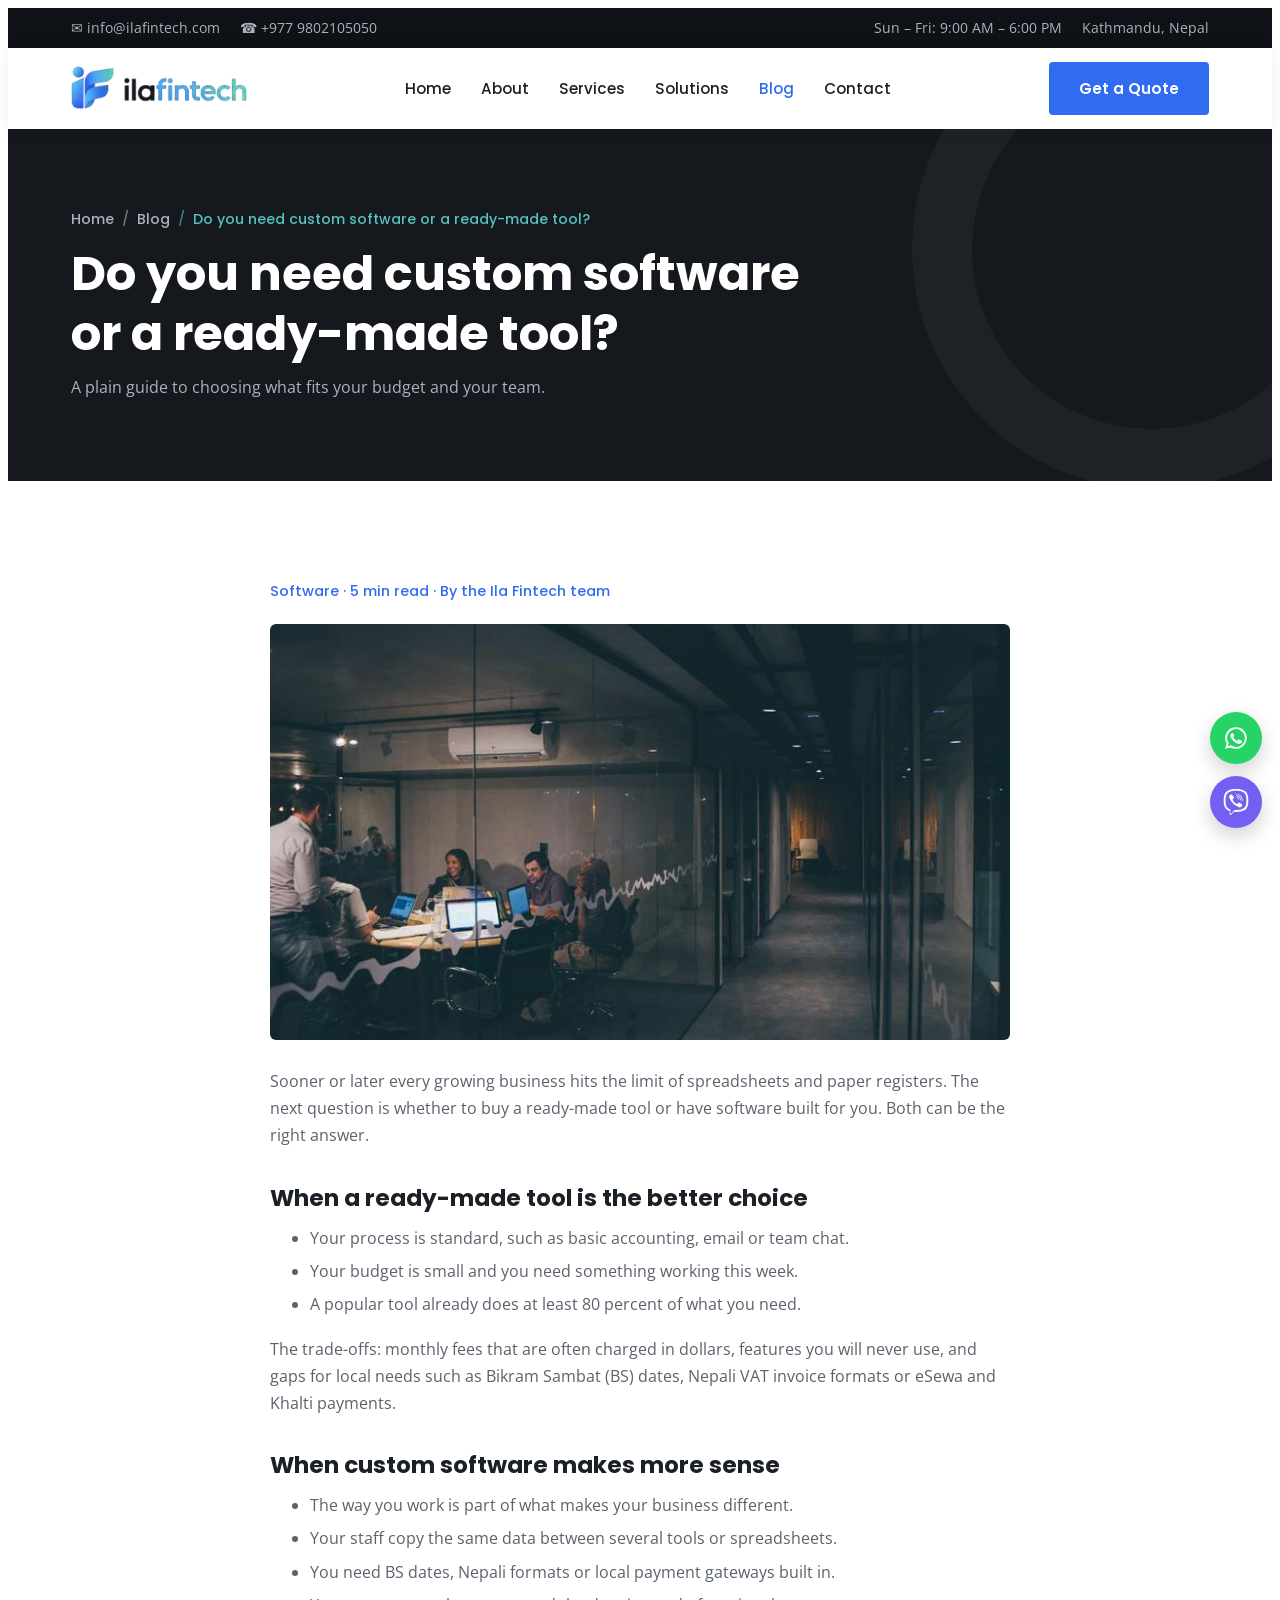
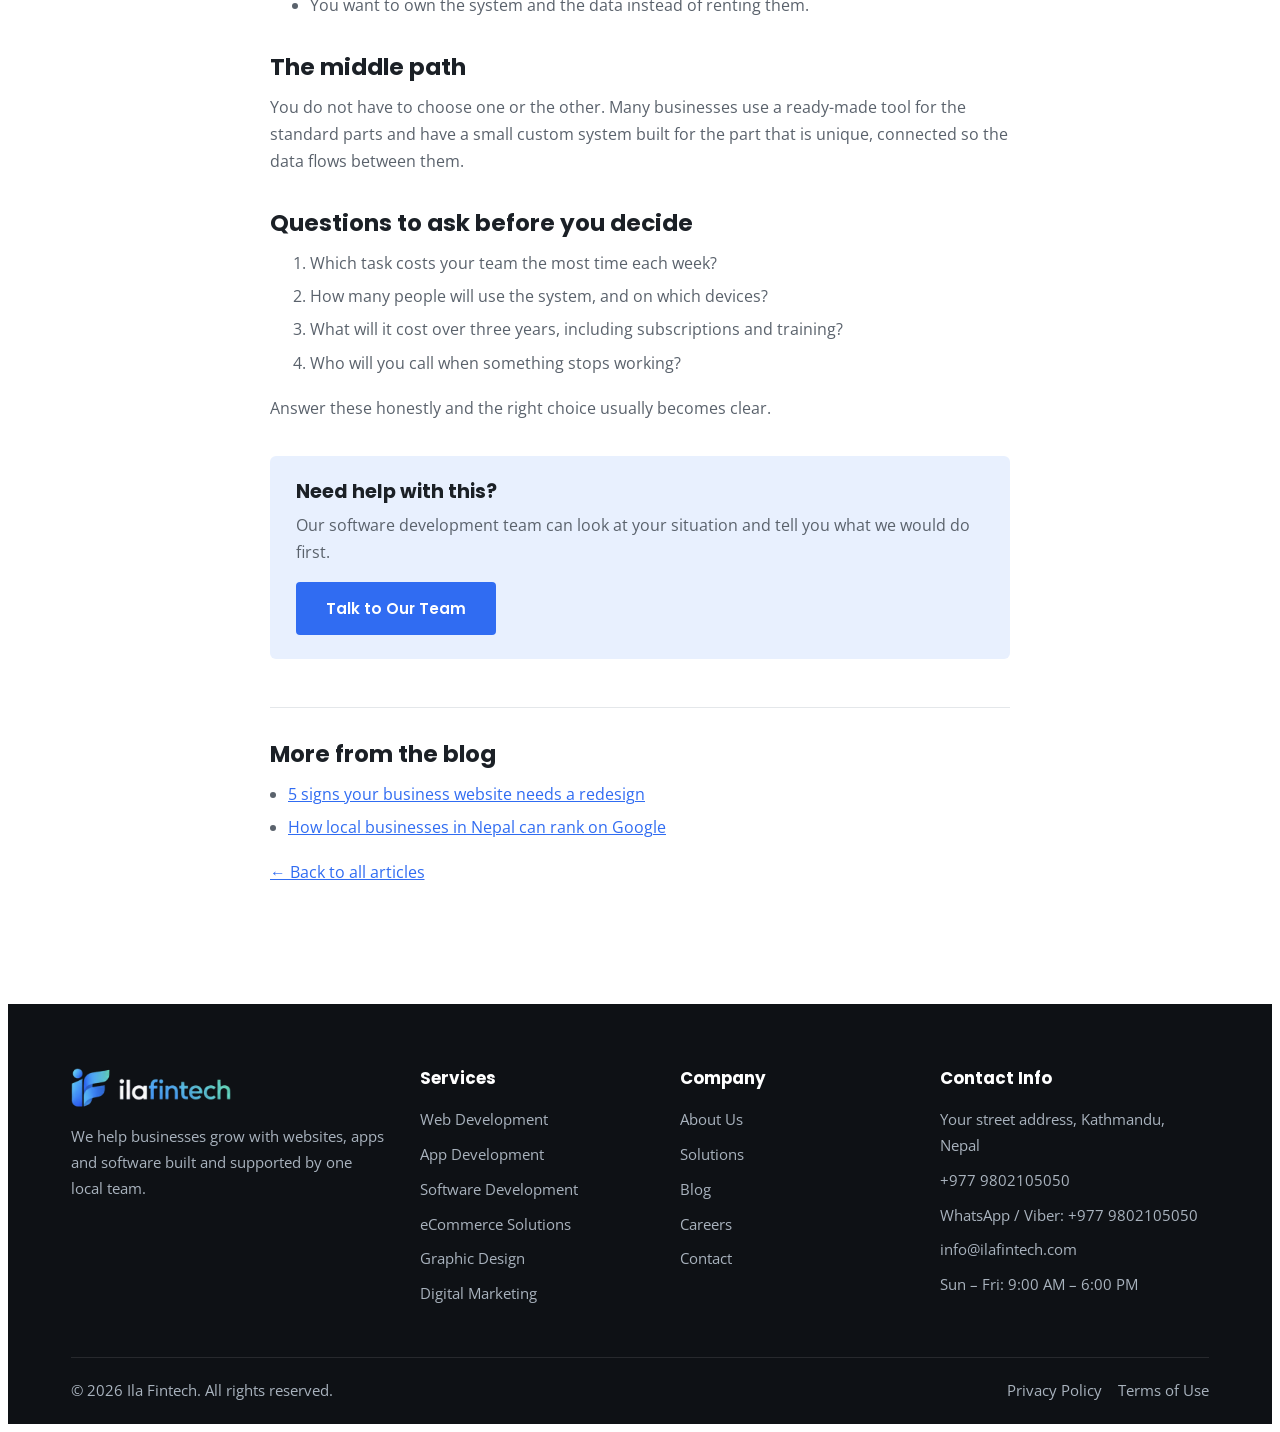
<file: blog-custom-vs-ready-software.html>
<!doctype html>
<html lang="en">
<head>
<meta charset="utf-8">
<meta name="viewport" content="width=device-width, initial-scale=1, viewport-fit=cover">
<title>Do you need custom software or a ready-made tool? | Ila Fintech</title>
<meta name="description" content="A plain guide to choosing what fits your budget and your team.">
<link rel="canonical" href="https://aryan601-arch.github.io/ila-fintech/blog-custom-vs-ready-software.html">
<meta name="theme-color" content="#15191E">
<meta property="og:type" content="article">
<meta property="og:site_name" content="Ila Fintech">
<meta property="og:title" content="Do you need custom software or a ready-made tool? | Ila Fintech">
<meta property="og:description" content="A plain guide to choosing what fits your budget and your team.">
<meta property="og:url" content="https://aryan601-arch.github.io/ila-fintech/blog-custom-vs-ready-software.html">
<meta property="og:image" content="https://aryan601-arch.github.io/ila-fintech/images/blog-software.jpg">
<meta name="twitter:card" content="summary_large_image">
<link rel="icon" href="favicon-32.png" sizes="32x32" type="image/png">
<link rel="apple-touch-icon" href="apple-touch-icon.png">
<link rel="manifest" href="site.webmanifest">
<link rel="preconnect" href="https://fonts.googleapis.com">
<link rel="preconnect" href="https://fonts.gstatic.com" crossorigin>
<link rel="stylesheet" href="https://fonts.googleapis.com/css2?family=Poppins:wght@400;500;600;700&amp;family=Open+Sans:wght@400;600&amp;display=swap">
<link rel="stylesheet" href="css/styles.css">
<script src="js/main.js" defer></script>
<script type="application/ld+json">{"@context": "https://schema.org", "@type": "BlogPosting", "headline": "Do you need custom software or a ready-made tool?", "description": "A plain guide to choosing what fits your budget and your team.", "image": "https://aryan601-arch.github.io/ila-fintech/images/blog-software.jpg", "datePublished": "2026-10-16", "author": {"@type": "Organization", "name": "Ila Fintech"}, "publisher": {"@type": "Organization", "name": "Ila Fintech"}, "mainEntityOfPage": "https://aryan601-arch.github.io/ila-fintech/blog-custom-vs-ready-software.html"}</script>
</head>
<body>
<a class="skip" href="#main">Skip to content</a>
<div class="topbar"><div class="container">
  <div class="left"><span>✉ <a href="mailto:info@ilafintech.com">info@ilafintech.com</a></span><span>☎ <a href="tel:+9779802105050">+977 9802105050</a></span></div>
  <div class="right"><span>Sun – Fri: 9:00 AM – 6:00 PM</span><span>Kathmandu, Nepal</span></div>
</div></div>

<header class="header">
  <nav class="container" style="position:relative" aria-label="Main">
    <a href="index.html" class="logo"><img src="images/brand/logo-light.png" alt="Ila Fintech" width="176" height="44"></a>
    <ul class="menu" id="menu">
      <li><a href="index.html">Home</a></li><li><a href="about.html">About</a></li><li><a href="services.html">Services</a></li><li><a href="solutions.html">Solutions</a></li><li><a href="blog.html" class="active" aria-current="page">Blog</a></li><li><a href="contact.html">Contact</a></li><li class="menu-cta"><a href="contact.html#quote">Get a Free Quote</a></li>
    </ul>
    <a href="contact.html#quote" class="btn btn-accent">Get a Quote</a>
    <button class="toggle" id="toggle" type="button" aria-expanded="false" aria-controls="menu">☰ Menu</button>
  </nav>
</header>

<main id="main">
<section class="page-head"><div class="container">
  <nav aria-label="Breadcrumb"><ol class="crumbs"><li><a href="index.html">Home</a></li><li><a href="blog.html">Blog</a></li><li aria-current="page">Do you need custom software or a ready-made tool?</li></ol></nav>
  <h1>Do you need custom software or a ready-made tool?</h1>
  <p>A plain guide to choosing what fits your budget and your team.</p>
</div></section>

<section>
  <article class="prose">
    <p class="meta">Software · 5 min read · By the Ila Fintech team</p>
    <img class="photo" src="images/blog-software.jpg" alt="An office team working at their screens" width="800" height="600">
    <p>Sooner or later every growing business hits the limit of spreadsheets and paper registers. The next question is whether to buy a ready-made tool or have software built for you. Both can be the right answer.</p>
<h2>When a ready-made tool is the better choice</h2>
<ul>
<li>Your process is standard, such as basic accounting, email or team chat.</li>
<li>Your budget is small and you need something working this week.</li>
<li>A popular tool already does at least 80 percent of what you need.</li>
</ul>
<p>The trade-offs: monthly fees that are often charged in dollars, features you will never use, and gaps for local needs such as Bikram Sambat (BS) dates, Nepali VAT invoice formats or eSewa and Khalti payments.</p>
<h2>When custom software makes more sense</h2>
<ul>
<li>The way you work is part of what makes your business different.</li>
<li>Your staff copy the same data between several tools or spreadsheets.</li>
<li>You need BS dates, Nepali formats or local payment gateways built in.</li>
<li>You want to own the system and the data instead of renting them.</li>
</ul>
<h2>The middle path</h2>
<p>You do not have to choose one or the other. Many businesses use a ready-made tool for the standard parts and have a small custom system built for the part that is unique, connected so the data flows between them.</p>
<h2>Questions to ask before you decide</h2>
<ol>
<li>Which task costs your team the most time each week?</li>
<li>How many people will use the system, and on which devices?</li>
<li>What will it cost over three years, including subscriptions and training?</li>
<li>Who will you call when something stops working?</li>
</ol>
<p>Answer these honestly and the right choice usually becomes clear.</p>
    <div class="post-cta">
      <h2>Need help with this?</h2>
      <p>Our software development team can look at your situation and tell you what we would do first.</p>
      <a class="btn btn-brand" href="contact.html#quote-software">Talk to Our Team</a>
    </div>
    <div class="related">
      <h2>More from the blog</h2>
      <ul><li><a href="blog-website-redesign.html">5 signs your business website needs a redesign</a></li><li><a href="blog-local-seo-nepal.html">How local businesses in Nepal can rank on Google</a></li></ul>
      <p style="margin-top:12px"><a href="blog.html">← Back to all articles</a></p>
    </div>
  </article>
</section>
</main>

<footer>
  <div class="container">
    <div class="f-grid">
      <div><a href="index.html" class="logo"><img src="images/brand/logo-dark.png" alt="Ila Fintech" width="160" height="40"></a><p>We help businesses grow with websites, apps and software built and supported by one local team.</p></div>
      <div><h4>Services</h4><ul><li><a href="services.html#web">Web Development</a></li><li><a href="services.html#apps">App Development</a></li><li><a href="services.html#software">Software Development</a></li><li><a href="services.html#ecommerce">eCommerce Solutions</a></li><li><a href="services.html#design">Graphic Design</a></li><li><a href="services.html#marketing">Digital Marketing</a></li></ul></div>
      <div><h4>Company</h4><ul><li><a href="about.html">About Us</a></li><li><a href="solutions.html">Solutions</a></li><li><a href="blog.html">Blog</a></li><li><a href="careers.html">Careers</a></li><li><a href="contact.html">Contact</a></li></ul></div>
      <div><h4>Contact Info</h4><ul><li><a href="https://www.google.com/maps/search/?api=1&amp;query=Kathmandu%2C+Nepal" target="_blank" rel="noopener">Your street address, Kathmandu, Nepal</a></li><li><a href="tel:+9779802105050">+977 9802105050</a></li><li><a href="https://wa.me/9779802105050" target="_blank" rel="noopener">WhatsApp</a> / <a href="viber://chat?number=%2B9779802105050">Viber</a>: +977 9802105050</li><li><a href="mailto:info@ilafintech.com">info@ilafintech.com</a></li><li>Sun – Fri: 9:00 AM – 6:00 PM</li></ul></div>
    </div>
    <div class="copyright"><span>© <span data-year>2026</span> Ila Fintech. All rights reserved.</span><span class="f-bottom-links"><a href="privacy.html">Privacy Policy</a><a href="terms.html">Terms of Use</a></span></div>
  </div>
</footer>
<button class="totop" id="totop" type="button" aria-label="Back to top">↑</button>
<div class="chat"><a class="wa" href="https://wa.me/9779802105050" target="_blank" rel="noopener" aria-label="Chat with us on WhatsApp"><svg width="26" height="26" viewBox="0 0 24 24" fill="currentColor" aria-hidden="true"><path d="M12 2a10 10 0 0 0-8.6 15.1L2 22l5-1.3A10 10 0 1 0 12 2zm0 18.2a8.2 8.2 0 0 1-4.2-1.2l-.3-.2-3 .8.8-2.9-.2-.3A8.2 8.2 0 1 1 12 20.2zm4.5-6.1c-.2-.1-1.5-.7-1.7-.8-.2-.1-.4-.1-.6.1l-.8 1c-.1.2-.3.2-.5.1a6.7 6.7 0 0 1-3.3-2.9c-.3-.4.2-.4.7-1.4.1-.2 0-.3 0-.4l-.8-1.8c-.2-.5-.4-.4-.6-.4h-.5a1 1 0 0 0-.7.3 3 3 0 0 0-.9 2.2 5.2 5.2 0 0 0 1.1 2.7 11.8 11.8 0 0 0 4.5 4c1.7.7 2.3.8 3.2.6a2.7 2.7 0 0 0 1.8-1.2 2.2 2.2 0 0 0 .2-1.3c-.1-.1-.3-.2-.5-.3z"/></svg></a><a class="viber" href="viber://chat?number=%2B9779802105050" aria-label="Chat with us on Viber"><svg width="26" height="26" viewBox="0 0 24 24" fill="currentColor" aria-hidden="true"><path d="M11.4 0C9.473.028 5.333.344 3.02 2.467 1.302 4.187.696 6.7.633 9.817.57 12.933.488 18.776 6.12 20.36h.003l-.004 2.416s-.037.977.61 1.177c.777.242 1.234-.5 1.98-1.302.407-.44.972-1.084 1.397-1.58 3.85.326 6.812-.416 7.15-.525.776-.252 5.176-.816 5.892-6.657.74-6.02-.36-9.83-2.34-11.546-.596-.55-3.006-2.3-8.375-2.323 0 0-.395-.025-1.037-.017zm.058 1.693c.545-.004.88.017.88.017 4.542.02 6.717 1.388 7.222 1.846 1.675 1.435 2.53 4.868 1.906 9.897v.002c-.604 4.878-4.174 5.184-4.832 5.395-.28.09-2.882.737-6.153.524 0 0-2.436 2.94-3.197 3.704-.12.12-.26.167-.352.144-.13-.033-.166-.188-.165-.414l.02-4.018c-4.762-1.32-4.485-6.292-4.43-8.895.054-2.604.543-4.738 1.996-6.173 1.96-1.773 5.474-2.018 7.11-2.03zm.38 2.602c-.167 0-.303.135-.304.302 0 .167.133.303.3.305 1.624.01 2.946.537 4.028 1.592 1.073 1.046 1.62 2.468 1.633 4.334.002.167.14.3.307.3.166-.002.3-.138.3-.304-.014-1.984-.618-3.596-1.816-4.764-1.19-1.16-2.692-1.753-4.447-1.765zm-3.96.695c-.19-.032-.4.005-.616.117l-.01.002c-.43.247-.816.562-1.146.932-.002.004-.006.004-.008.008-.267.323-.42.638-.46.948-.008.046-.01.093-.007.14 0 .136.022.27.065.4l.013.01c.135.48.473 1.276 1.205 2.604.42.768.903 1.5 1.446 2.186.27.344.56.673.87.984l.132.132c.31.308.64.6.984.87.686.543 1.418 1.027 2.186 1.447 1.328.733 2.126 1.07 2.604 1.206l.01.014c.13.042.265.064.402.063.046.002.092 0 .138-.008.31-.036.627-.19.948-.46.004 0 .003-.002.008-.005.37-.33.683-.72.93-1.148l.003-.01c.225-.432.15-.842-.18-1.12-.004 0-.698-.58-1.037-.83-.36-.255-.73-.492-1.113-.71-.51-.285-1.032-.106-1.248.174l-.447.564c-.23.283-.657.246-.657.246-3.12-.796-3.955-3.955-3.955-3.955s-.037-.426.248-.656l.563-.448c.277-.215.456-.737.17-1.248-.217-.383-.454-.756-.71-1.115-.25-.34-.826-1.033-.83-1.035-.137-.165-.31-.265-.502-.297zm4.49.88c-.158.002-.29.124-.3.282-.01.167.115.312.282.324 1.16.085 2.017.466 2.645 1.15.63.688.93 1.524.906 2.57-.002.168.13.306.3.31.166.003.305-.13.31-.297.025-1.175-.334-2.193-1.067-2.994-.74-.81-1.777-1.253-3.05-1.346h-.024zm.463 1.63c-.16.002-.29.127-.3.287-.008.167.12.31.288.32.523.028.875.175 1.113.422.24.245.388.62.416 1.164.01.167.15.295.318.287.167-.008.295-.15.287-.317-.03-.644-.215-1.178-.58-1.557-.367-.378-.893-.574-1.52-.607h-.018z"/></svg></a></div>
</body>
</html>
</file>
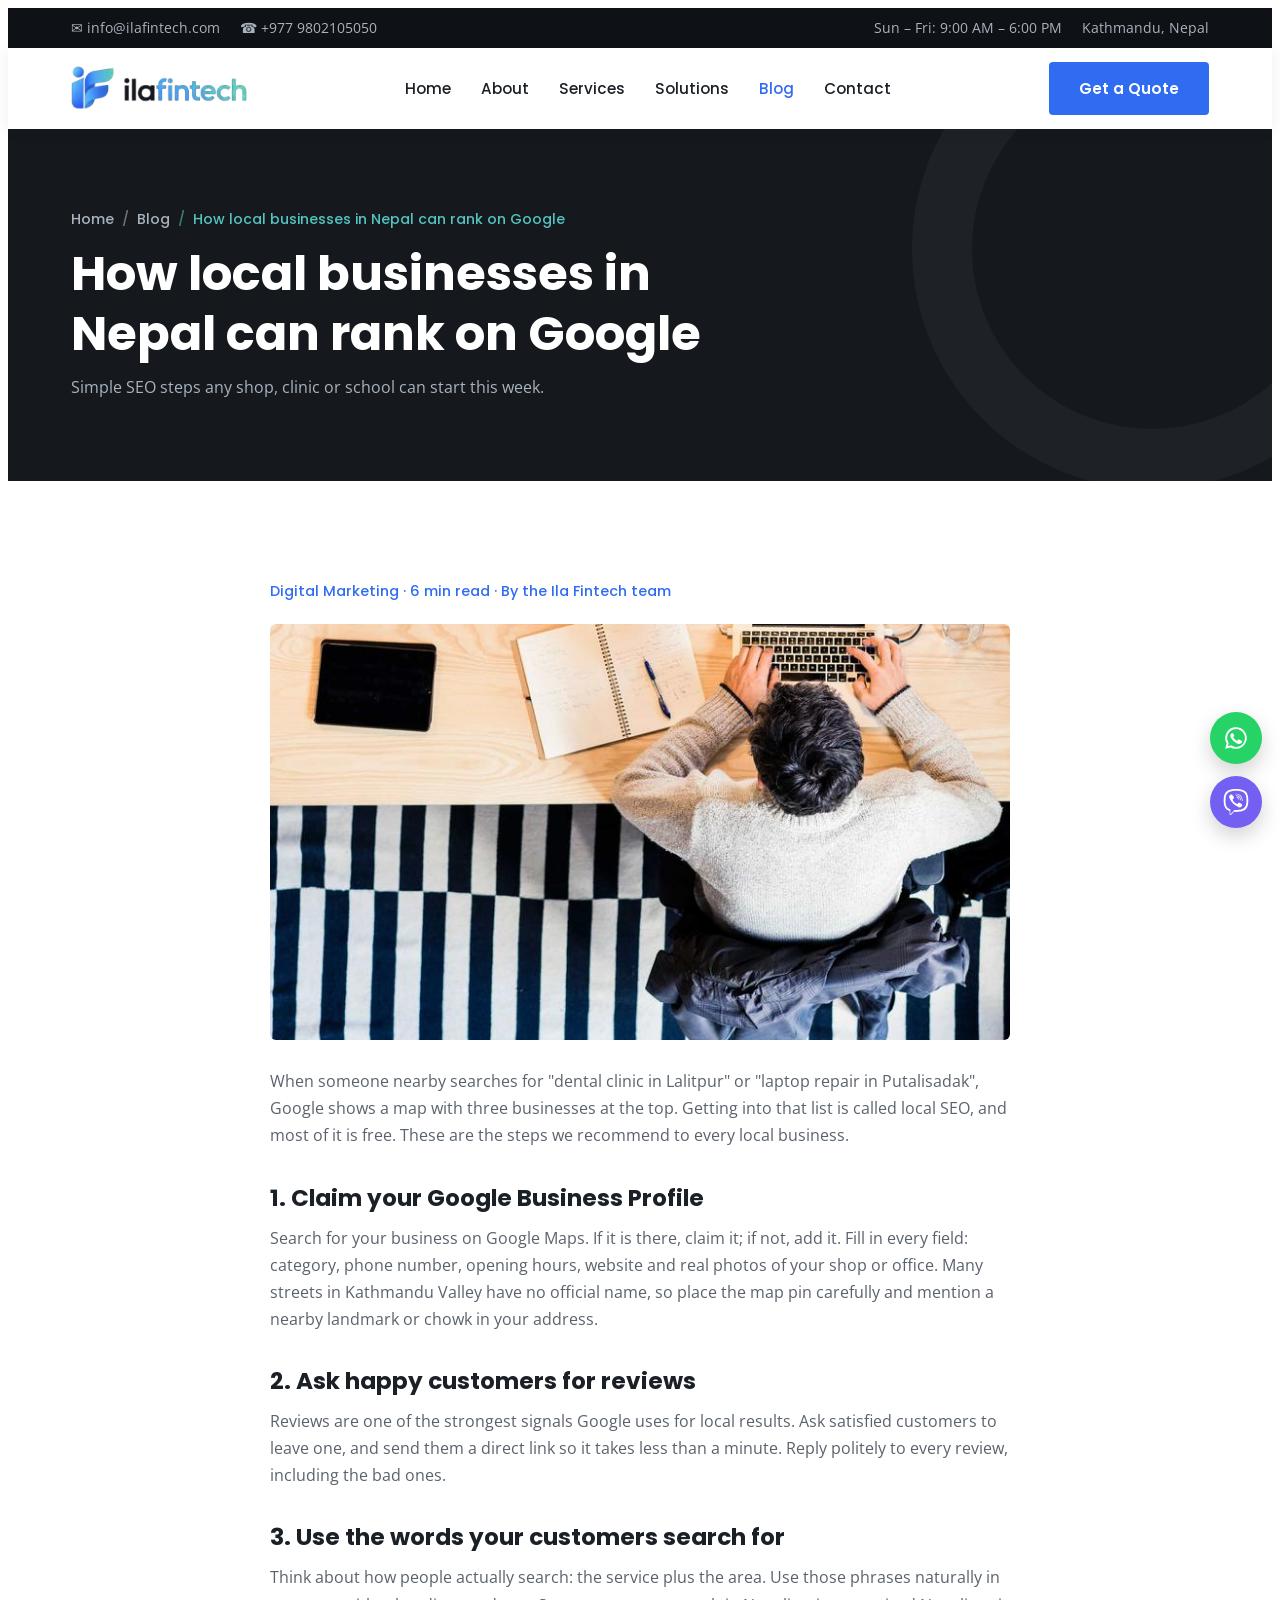
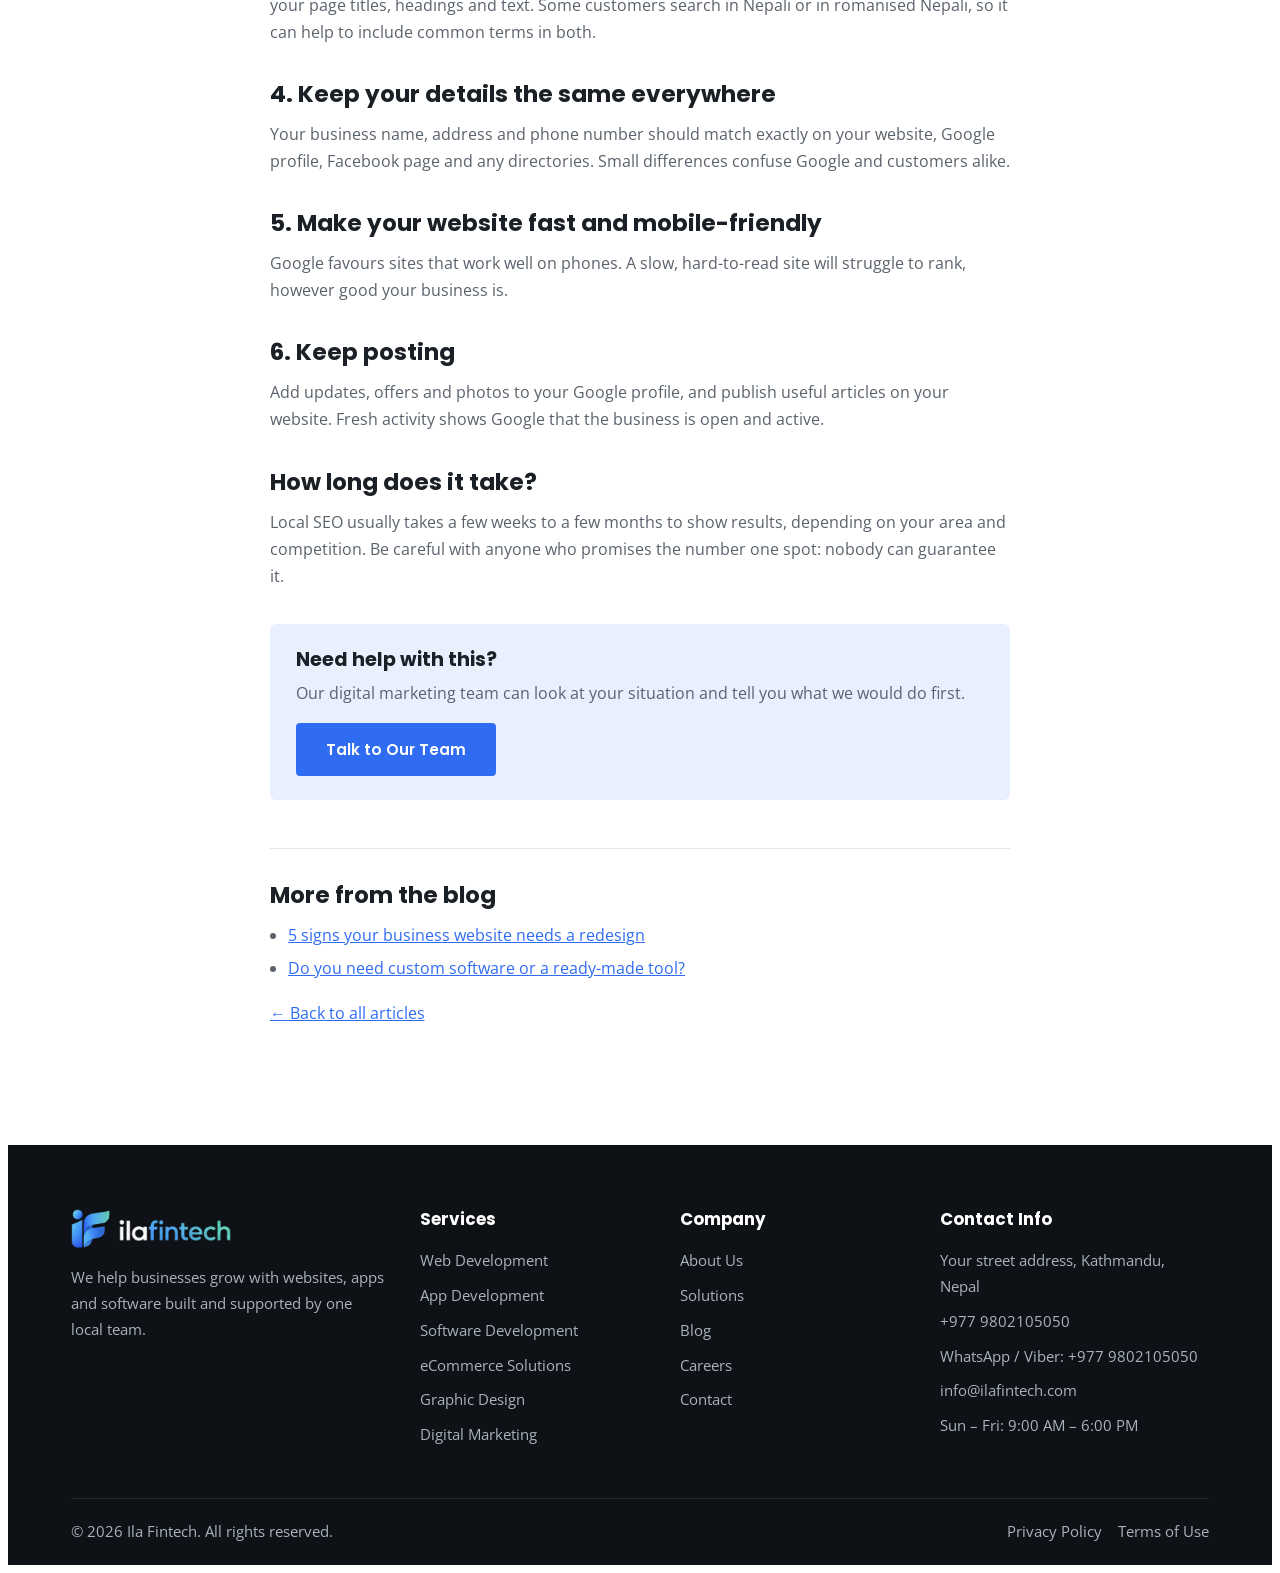
<file: blog-local-seo-nepal.html>
<!doctype html>
<html lang="en">
<head>
<meta charset="utf-8">
<meta name="viewport" content="width=device-width, initial-scale=1, viewport-fit=cover">
<title>How local businesses in Nepal can rank on Google | Ila Fintech</title>
<meta name="description" content="Simple SEO steps any shop, clinic or school can start this week.">
<link rel="canonical" href="https://aryan601-arch.github.io/ila-fintech/blog-local-seo-nepal.html">
<meta name="theme-color" content="#15191E">
<meta property="og:type" content="article">
<meta property="og:site_name" content="Ila Fintech">
<meta property="og:title" content="How local businesses in Nepal can rank on Google | Ila Fintech">
<meta property="og:description" content="Simple SEO steps any shop, clinic or school can start this week.">
<meta property="og:url" content="https://aryan601-arch.github.io/ila-fintech/blog-local-seo-nepal.html">
<meta property="og:image" content="https://aryan601-arch.github.io/ila-fintech/images/blog-seo.jpg">
<meta name="twitter:card" content="summary_large_image">
<link rel="icon" href="favicon-32.png" sizes="32x32" type="image/png">
<link rel="apple-touch-icon" href="apple-touch-icon.png">
<link rel="manifest" href="site.webmanifest">
<link rel="preconnect" href="https://fonts.googleapis.com">
<link rel="preconnect" href="https://fonts.gstatic.com" crossorigin>
<link rel="stylesheet" href="https://fonts.googleapis.com/css2?family=Poppins:wght@400;500;600;700&amp;family=Open+Sans:wght@400;600&amp;display=swap">
<link rel="stylesheet" href="css/styles.css">
<script src="js/main.js" defer></script>
<script type="application/ld+json">{"@context": "https://schema.org", "@type": "BlogPosting", "headline": "How local businesses in Nepal can rank on Google", "description": "Simple SEO steps any shop, clinic or school can start this week.", "image": "https://aryan601-arch.github.io/ila-fintech/images/blog-seo.jpg", "datePublished": "2026-10-16", "author": {"@type": "Organization", "name": "Ila Fintech"}, "publisher": {"@type": "Organization", "name": "Ila Fintech"}, "mainEntityOfPage": "https://aryan601-arch.github.io/ila-fintech/blog-local-seo-nepal.html"}</script>
</head>
<body>
<a class="skip" href="#main">Skip to content</a>
<div class="topbar"><div class="container">
  <div class="left"><span>✉ <a href="mailto:info@ilafintech.com">info@ilafintech.com</a></span><span>☎ <a href="tel:+9779802105050">+977 9802105050</a></span></div>
  <div class="right"><span>Sun – Fri: 9:00 AM – 6:00 PM</span><span>Kathmandu, Nepal</span></div>
</div></div>

<header class="header">
  <nav class="container" style="position:relative" aria-label="Main">
    <a href="index.html" class="logo"><img src="images/brand/logo-light.png" alt="Ila Fintech" width="176" height="44"></a>
    <ul class="menu" id="menu">
      <li><a href="index.html">Home</a></li><li><a href="about.html">About</a></li><li><a href="services.html">Services</a></li><li><a href="solutions.html">Solutions</a></li><li><a href="blog.html" class="active" aria-current="page">Blog</a></li><li><a href="contact.html">Contact</a></li><li class="menu-cta"><a href="contact.html#quote">Get a Free Quote</a></li>
    </ul>
    <a href="contact.html#quote" class="btn btn-accent">Get a Quote</a>
    <button class="toggle" id="toggle" type="button" aria-expanded="false" aria-controls="menu">☰ Menu</button>
  </nav>
</header>

<main id="main">
<section class="page-head"><div class="container">
  <nav aria-label="Breadcrumb"><ol class="crumbs"><li><a href="index.html">Home</a></li><li><a href="blog.html">Blog</a></li><li aria-current="page">How local businesses in Nepal can rank on Google</li></ol></nav>
  <h1>How local businesses in Nepal can rank on Google</h1>
  <p>Simple SEO steps any shop, clinic or school can start this week.</p>
</div></section>

<section>
  <article class="prose">
    <p class="meta">Digital Marketing · 6 min read · By the Ila Fintech team</p>
    <img class="photo" src="images/blog-seo.jpg" alt="A person working at a laptop, seen from above" width="800" height="600">
    <p>When someone nearby searches for "dental clinic in Lalitpur" or "laptop repair in Putalisadak", Google shows a map with three businesses at the top. Getting into that list is called local SEO, and most of it is free. These are the steps we recommend to every local business.</p>
<h2>1. Claim your Google Business Profile</h2>
<p>Search for your business on Google Maps. If it is there, claim it; if not, add it. Fill in every field: category, phone number, opening hours, website and real photos of your shop or office. Many streets in Kathmandu Valley have no official name, so place the map pin carefully and mention a nearby landmark or chowk in your address.</p>
<h2>2. Ask happy customers for reviews</h2>
<p>Reviews are one of the strongest signals Google uses for local results. Ask satisfied customers to leave one, and send them a direct link so it takes less than a minute. Reply politely to every review, including the bad ones.</p>
<h2>3. Use the words your customers search for</h2>
<p>Think about how people actually search: the service plus the area. Use those phrases naturally in your page titles, headings and text. Some customers search in Nepali or in romanised Nepali, so it can help to include common terms in both.</p>
<h2>4. Keep your details the same everywhere</h2>
<p>Your business name, address and phone number should match exactly on your website, Google profile, Facebook page and any directories. Small differences confuse Google and customers alike.</p>
<h2>5. Make your website fast and mobile-friendly</h2>
<p>Google favours sites that work well on phones. A slow, hard-to-read site will struggle to rank, however good your business is.</p>
<h2>6. Keep posting</h2>
<p>Add updates, offers and photos to your Google profile, and publish useful articles on your website. Fresh activity shows Google that the business is open and active.</p>
<h2>How long does it take?</h2>
<p>Local SEO usually takes a few weeks to a few months to show results, depending on your area and competition. Be careful with anyone who promises the number one spot: nobody can guarantee it.</p>
    <div class="post-cta">
      <h2>Need help with this?</h2>
      <p>Our digital marketing team can look at your situation and tell you what we would do first.</p>
      <a class="btn btn-brand" href="contact.html#quote-marketing">Talk to Our Team</a>
    </div>
    <div class="related">
      <h2>More from the blog</h2>
      <ul><li><a href="blog-website-redesign.html">5 signs your business website needs a redesign</a></li><li><a href="blog-custom-vs-ready-software.html">Do you need custom software or a ready-made tool?</a></li></ul>
      <p style="margin-top:12px"><a href="blog.html">← Back to all articles</a></p>
    </div>
  </article>
</section>
</main>

<footer>
  <div class="container">
    <div class="f-grid">
      <div><a href="index.html" class="logo"><img src="images/brand/logo-dark.png" alt="Ila Fintech" width="160" height="40"></a><p>We help businesses grow with websites, apps and software built and supported by one local team.</p></div>
      <div><h4>Services</h4><ul><li><a href="services.html#web">Web Development</a></li><li><a href="services.html#apps">App Development</a></li><li><a href="services.html#software">Software Development</a></li><li><a href="services.html#ecommerce">eCommerce Solutions</a></li><li><a href="services.html#design">Graphic Design</a></li><li><a href="services.html#marketing">Digital Marketing</a></li></ul></div>
      <div><h4>Company</h4><ul><li><a href="about.html">About Us</a></li><li><a href="solutions.html">Solutions</a></li><li><a href="blog.html">Blog</a></li><li><a href="careers.html">Careers</a></li><li><a href="contact.html">Contact</a></li></ul></div>
      <div><h4>Contact Info</h4><ul><li><a href="https://www.google.com/maps/search/?api=1&amp;query=Kathmandu%2C+Nepal" target="_blank" rel="noopener">Your street address, Kathmandu, Nepal</a></li><li><a href="tel:+9779802105050">+977 9802105050</a></li><li><a href="https://wa.me/9779802105050" target="_blank" rel="noopener">WhatsApp</a> / <a href="viber://chat?number=%2B9779802105050">Viber</a>: +977 9802105050</li><li><a href="mailto:info@ilafintech.com">info@ilafintech.com</a></li><li>Sun – Fri: 9:00 AM – 6:00 PM</li></ul></div>
    </div>
    <div class="copyright"><span>© <span data-year>2026</span> Ila Fintech. All rights reserved.</span><span class="f-bottom-links"><a href="privacy.html">Privacy Policy</a><a href="terms.html">Terms of Use</a></span></div>
  </div>
</footer>
<button class="totop" id="totop" type="button" aria-label="Back to top">↑</button>
<div class="chat"><a class="wa" href="https://wa.me/9779802105050" target="_blank" rel="noopener" aria-label="Chat with us on WhatsApp"><svg width="26" height="26" viewBox="0 0 24 24" fill="currentColor" aria-hidden="true"><path d="M12 2a10 10 0 0 0-8.6 15.1L2 22l5-1.3A10 10 0 1 0 12 2zm0 18.2a8.2 8.2 0 0 1-4.2-1.2l-.3-.2-3 .8.8-2.9-.2-.3A8.2 8.2 0 1 1 12 20.2zm4.5-6.1c-.2-.1-1.5-.7-1.7-.8-.2-.1-.4-.1-.6.1l-.8 1c-.1.2-.3.2-.5.1a6.7 6.7 0 0 1-3.3-2.9c-.3-.4.2-.4.7-1.4.1-.2 0-.3 0-.4l-.8-1.8c-.2-.5-.4-.4-.6-.4h-.5a1 1 0 0 0-.7.3 3 3 0 0 0-.9 2.2 5.2 5.2 0 0 0 1.1 2.7 11.8 11.8 0 0 0 4.5 4c1.7.7 2.3.8 3.2.6a2.7 2.7 0 0 0 1.8-1.2 2.2 2.2 0 0 0 .2-1.3c-.1-.1-.3-.2-.5-.3z"/></svg></a><a class="viber" href="viber://chat?number=%2B9779802105050" aria-label="Chat with us on Viber"><svg width="26" height="26" viewBox="0 0 24 24" fill="currentColor" aria-hidden="true"><path d="M11.4 0C9.473.028 5.333.344 3.02 2.467 1.302 4.187.696 6.7.633 9.817.57 12.933.488 18.776 6.12 20.36h.003l-.004 2.416s-.037.977.61 1.177c.777.242 1.234-.5 1.98-1.302.407-.44.972-1.084 1.397-1.58 3.85.326 6.812-.416 7.15-.525.776-.252 5.176-.816 5.892-6.657.74-6.02-.36-9.83-2.34-11.546-.596-.55-3.006-2.3-8.375-2.323 0 0-.395-.025-1.037-.017zm.058 1.693c.545-.004.88.017.88.017 4.542.02 6.717 1.388 7.222 1.846 1.675 1.435 2.53 4.868 1.906 9.897v.002c-.604 4.878-4.174 5.184-4.832 5.395-.28.09-2.882.737-6.153.524 0 0-2.436 2.94-3.197 3.704-.12.12-.26.167-.352.144-.13-.033-.166-.188-.165-.414l.02-4.018c-4.762-1.32-4.485-6.292-4.43-8.895.054-2.604.543-4.738 1.996-6.173 1.96-1.773 5.474-2.018 7.11-2.03zm.38 2.602c-.167 0-.303.135-.304.302 0 .167.133.303.3.305 1.624.01 2.946.537 4.028 1.592 1.073 1.046 1.62 2.468 1.633 4.334.002.167.14.3.307.3.166-.002.3-.138.3-.304-.014-1.984-.618-3.596-1.816-4.764-1.19-1.16-2.692-1.753-4.447-1.765zm-3.96.695c-.19-.032-.4.005-.616.117l-.01.002c-.43.247-.816.562-1.146.932-.002.004-.006.004-.008.008-.267.323-.42.638-.46.948-.008.046-.01.093-.007.14 0 .136.022.27.065.4l.013.01c.135.48.473 1.276 1.205 2.604.42.768.903 1.5 1.446 2.186.27.344.56.673.87.984l.132.132c.31.308.64.6.984.87.686.543 1.418 1.027 2.186 1.447 1.328.733 2.126 1.07 2.604 1.206l.01.014c.13.042.265.064.402.063.046.002.092 0 .138-.008.31-.036.627-.19.948-.46.004 0 .003-.002.008-.005.37-.33.683-.72.93-1.148l.003-.01c.225-.432.15-.842-.18-1.12-.004 0-.698-.58-1.037-.83-.36-.255-.73-.492-1.113-.71-.51-.285-1.032-.106-1.248.174l-.447.564c-.23.283-.657.246-.657.246-3.12-.796-3.955-3.955-3.955-3.955s-.037-.426.248-.656l.563-.448c.277-.215.456-.737.17-1.248-.217-.383-.454-.756-.71-1.115-.25-.34-.826-1.033-.83-1.035-.137-.165-.31-.265-.502-.297zm4.49.88c-.158.002-.29.124-.3.282-.01.167.115.312.282.324 1.16.085 2.017.466 2.645 1.15.63.688.93 1.524.906 2.57-.002.168.13.306.3.31.166.003.305-.13.31-.297.025-1.175-.334-2.193-1.067-2.994-.74-.81-1.777-1.253-3.05-1.346h-.024zm.463 1.63c-.16.002-.29.127-.3.287-.008.167.12.31.288.32.523.028.875.175 1.113.422.24.245.388.62.416 1.164.01.167.15.295.318.287.167-.008.295-.15.287-.317-.03-.644-.215-1.178-.58-1.557-.367-.378-.893-.574-1.52-.607h-.018z"/></svg></a></div>
</body>
</html>
</file>
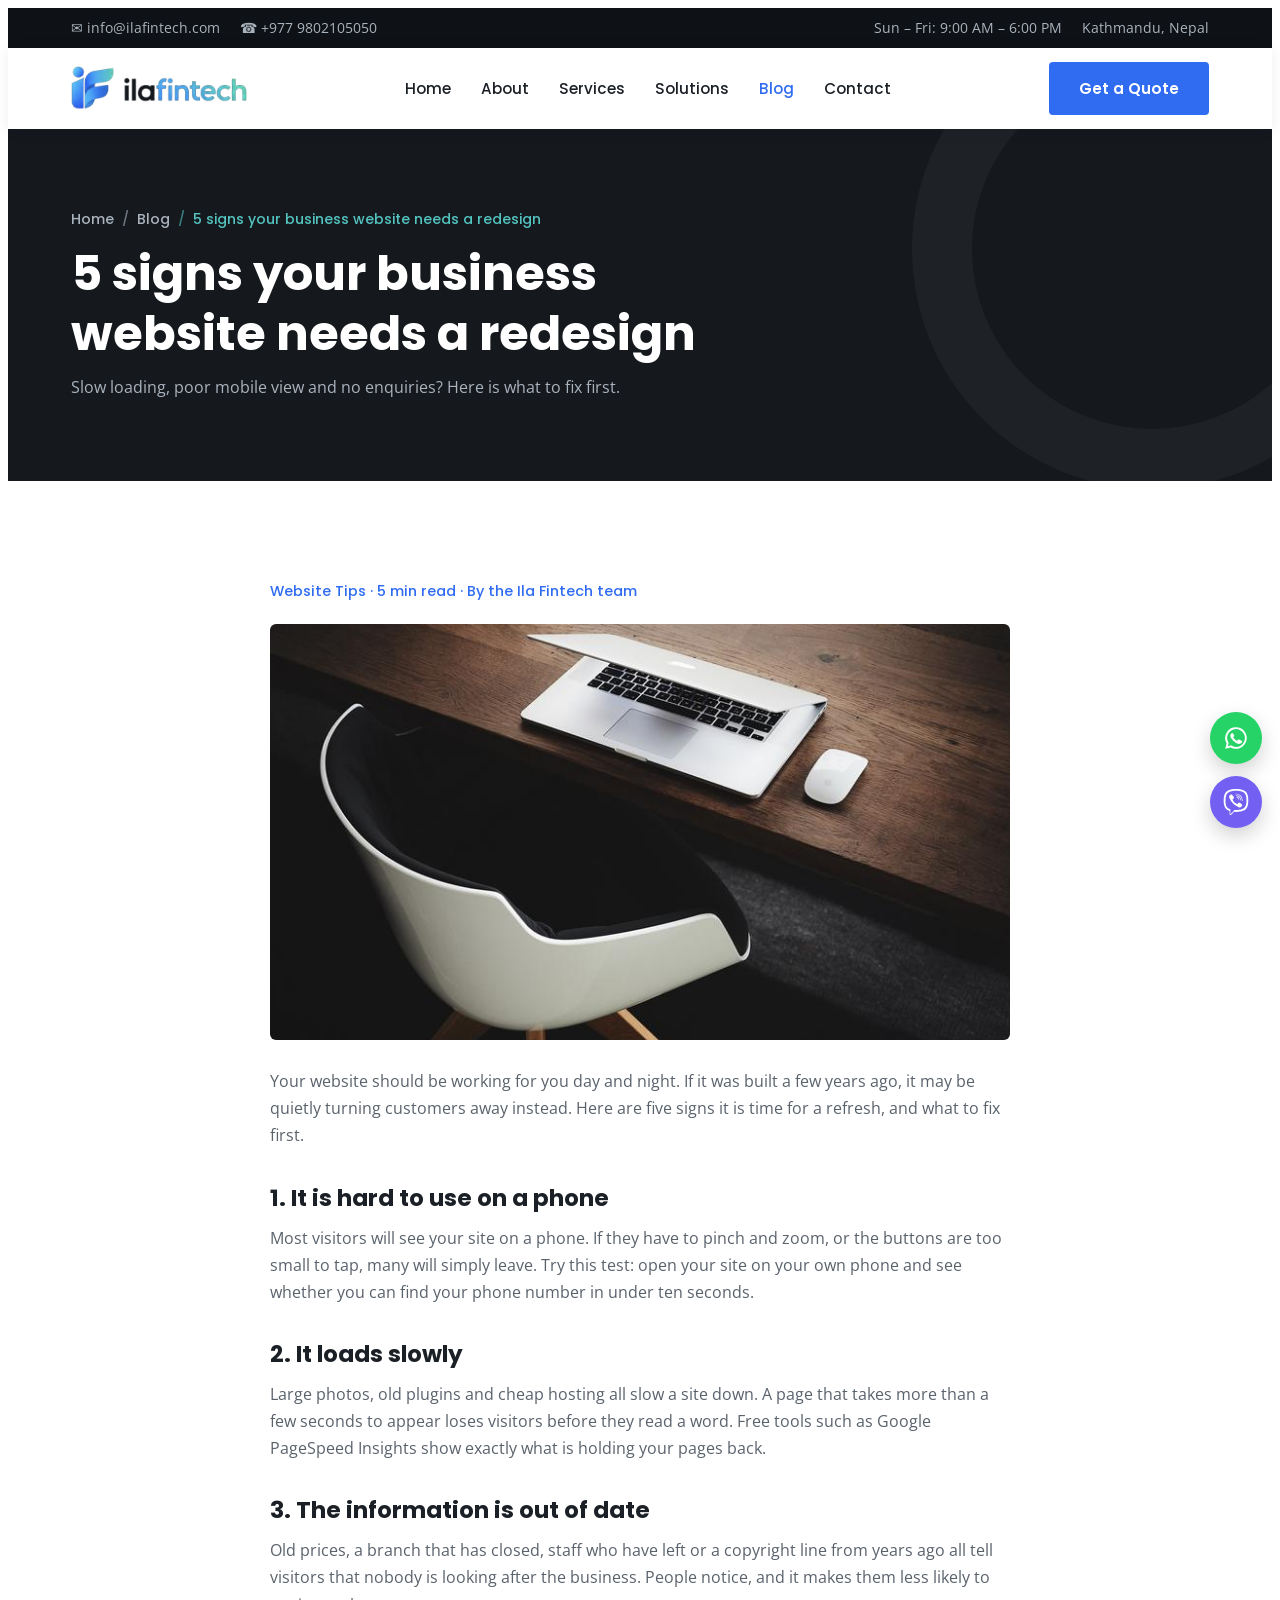
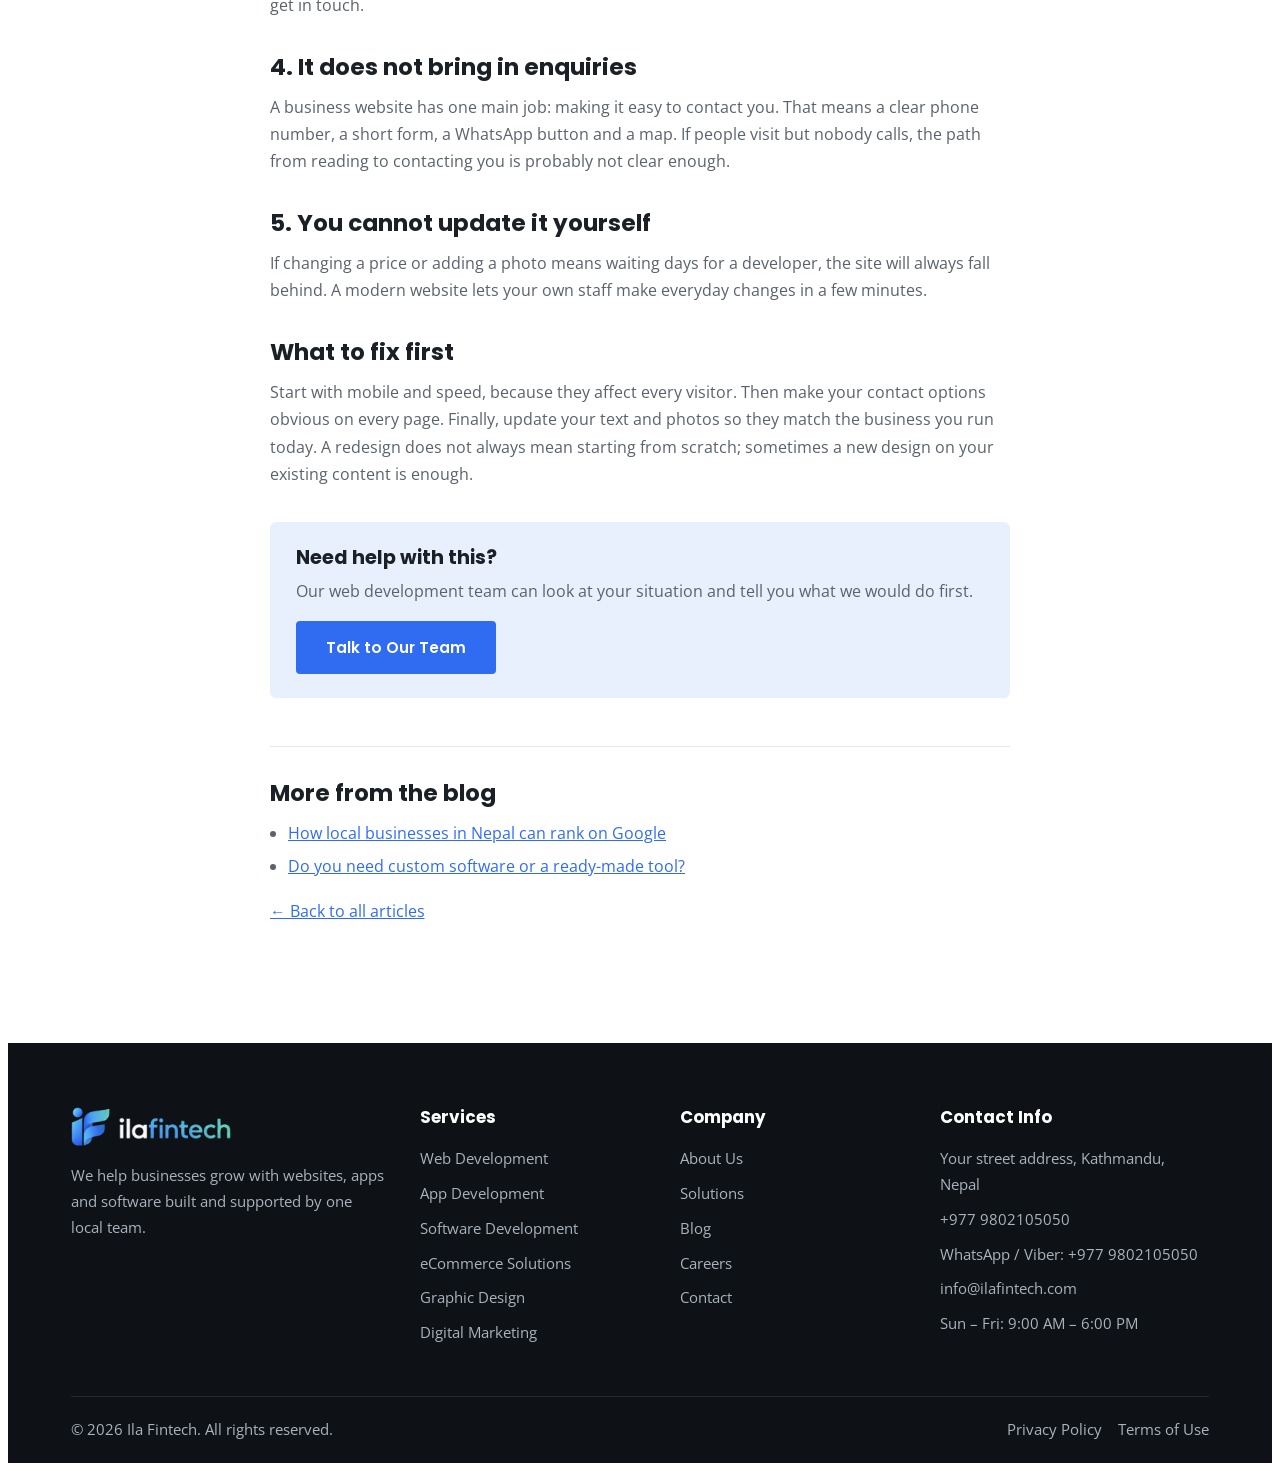
<file: blog-website-redesign.html>
<!doctype html>
<html lang="en">
<head>
<meta charset="utf-8">
<meta name="viewport" content="width=device-width, initial-scale=1, viewport-fit=cover">
<title>5 signs your business website needs a redesign | Ila Fintech</title>
<meta name="description" content="Slow loading, poor mobile view and no enquiries? Here is what to fix first.">
<link rel="canonical" href="https://aryan601-arch.github.io/ila-fintech/blog-website-redesign.html">
<meta name="theme-color" content="#15191E">
<meta property="og:type" content="article">
<meta property="og:site_name" content="Ila Fintech">
<meta property="og:title" content="5 signs your business website needs a redesign | Ila Fintech">
<meta property="og:description" content="Slow loading, poor mobile view and no enquiries? Here is what to fix first.">
<meta property="og:url" content="https://aryan601-arch.github.io/ila-fintech/blog-website-redesign.html">
<meta property="og:image" content="https://aryan601-arch.github.io/ila-fintech/images/blog-redesign.jpg">
<meta name="twitter:card" content="summary_large_image">
<link rel="icon" href="favicon-32.png" sizes="32x32" type="image/png">
<link rel="apple-touch-icon" href="apple-touch-icon.png">
<link rel="manifest" href="site.webmanifest">
<link rel="preconnect" href="https://fonts.googleapis.com">
<link rel="preconnect" href="https://fonts.gstatic.com" crossorigin>
<link rel="stylesheet" href="https://fonts.googleapis.com/css2?family=Poppins:wght@400;500;600;700&amp;family=Open+Sans:wght@400;600&amp;display=swap">
<link rel="stylesheet" href="css/styles.css">
<script src="js/main.js" defer></script>
<script type="application/ld+json">{"@context": "https://schema.org", "@type": "BlogPosting", "headline": "5 signs your business website needs a redesign", "description": "Slow loading, poor mobile view and no enquiries? Here is what to fix first.", "image": "https://aryan601-arch.github.io/ila-fintech/images/blog-redesign.jpg", "datePublished": "2026-10-16", "author": {"@type": "Organization", "name": "Ila Fintech"}, "publisher": {"@type": "Organization", "name": "Ila Fintech"}, "mainEntityOfPage": "https://aryan601-arch.github.io/ila-fintech/blog-website-redesign.html"}</script>
</head>
<body>
<a class="skip" href="#main">Skip to content</a>
<div class="topbar"><div class="container">
  <div class="left"><span>✉ <a href="mailto:info@ilafintech.com">info@ilafintech.com</a></span><span>☎ <a href="tel:+9779802105050">+977 9802105050</a></span></div>
  <div class="right"><span>Sun – Fri: 9:00 AM – 6:00 PM</span><span>Kathmandu, Nepal</span></div>
</div></div>

<header class="header">
  <nav class="container" style="position:relative" aria-label="Main">
    <a href="index.html" class="logo"><img src="images/brand/logo-light.png" alt="Ila Fintech" width="176" height="44"></a>
    <ul class="menu" id="menu">
      <li><a href="index.html">Home</a></li><li><a href="about.html">About</a></li><li><a href="services.html">Services</a></li><li><a href="solutions.html">Solutions</a></li><li><a href="blog.html" class="active" aria-current="page">Blog</a></li><li><a href="contact.html">Contact</a></li><li class="menu-cta"><a href="contact.html#quote">Get a Free Quote</a></li>
    </ul>
    <a href="contact.html#quote" class="btn btn-accent">Get a Quote</a>
    <button class="toggle" id="toggle" type="button" aria-expanded="false" aria-controls="menu">☰ Menu</button>
  </nav>
</header>

<main id="main">
<section class="page-head"><div class="container">
  <nav aria-label="Breadcrumb"><ol class="crumbs"><li><a href="index.html">Home</a></li><li><a href="blog.html">Blog</a></li><li aria-current="page">5 signs your business website needs a redesign</li></ol></nav>
  <h1>5 signs your business website needs a redesign</h1>
  <p>Slow loading, poor mobile view and no enquiries? Here is what to fix first.</p>
</div></section>

<section>
  <article class="prose">
    <p class="meta">Website Tips · 5 min read · By the Ila Fintech team</p>
    <img class="photo" src="images/blog-redesign.jpg" alt="A laptop on a wooden desk" width="800" height="600">
    <p>Your website should be working for you day and night. If it was built a few years ago, it may be quietly turning customers away instead. Here are five signs it is time for a refresh, and what to fix first.</p>
<h2>1. It is hard to use on a phone</h2>
<p>Most visitors will see your site on a phone. If they have to pinch and zoom, or the buttons are too small to tap, many will simply leave. Try this test: open your site on your own phone and see whether you can find your phone number in under ten seconds.</p>
<h2>2. It loads slowly</h2>
<p>Large photos, old plugins and cheap hosting all slow a site down. A page that takes more than a few seconds to appear loses visitors before they read a word. Free tools such as Google PageSpeed Insights show exactly what is holding your pages back.</p>
<h2>3. The information is out of date</h2>
<p>Old prices, a branch that has closed, staff who have left or a copyright line from years ago all tell visitors that nobody is looking after the business. People notice, and it makes them less likely to get in touch.</p>
<h2>4. It does not bring in enquiries</h2>
<p>A business website has one main job: making it easy to contact you. That means a clear phone number, a short form, a WhatsApp button and a map. If people visit but nobody calls, the path from reading to contacting you is probably not clear enough.</p>
<h2>5. You cannot update it yourself</h2>
<p>If changing a price or adding a photo means waiting days for a developer, the site will always fall behind. A modern website lets your own staff make everyday changes in a few minutes.</p>
<h2>What to fix first</h2>
<p>Start with mobile and speed, because they affect every visitor. Then make your contact options obvious on every page. Finally, update your text and photos so they match the business you run today. A redesign does not always mean starting from scratch; sometimes a new design on your existing content is enough.</p>
    <div class="post-cta">
      <h2>Need help with this?</h2>
      <p>Our web development team can look at your situation and tell you what we would do first.</p>
      <a class="btn btn-brand" href="contact.html#quote-web">Talk to Our Team</a>
    </div>
    <div class="related">
      <h2>More from the blog</h2>
      <ul><li><a href="blog-local-seo-nepal.html">How local businesses in Nepal can rank on Google</a></li><li><a href="blog-custom-vs-ready-software.html">Do you need custom software or a ready-made tool?</a></li></ul>
      <p style="margin-top:12px"><a href="blog.html">← Back to all articles</a></p>
    </div>
  </article>
</section>
</main>

<footer>
  <div class="container">
    <div class="f-grid">
      <div><a href="index.html" class="logo"><img src="images/brand/logo-dark.png" alt="Ila Fintech" width="160" height="40"></a><p>We help businesses grow with websites, apps and software built and supported by one local team.</p></div>
      <div><h4>Services</h4><ul><li><a href="services.html#web">Web Development</a></li><li><a href="services.html#apps">App Development</a></li><li><a href="services.html#software">Software Development</a></li><li><a href="services.html#ecommerce">eCommerce Solutions</a></li><li><a href="services.html#design">Graphic Design</a></li><li><a href="services.html#marketing">Digital Marketing</a></li></ul></div>
      <div><h4>Company</h4><ul><li><a href="about.html">About Us</a></li><li><a href="solutions.html">Solutions</a></li><li><a href="blog.html">Blog</a></li><li><a href="careers.html">Careers</a></li><li><a href="contact.html">Contact</a></li></ul></div>
      <div><h4>Contact Info</h4><ul><li><a href="https://www.google.com/maps/search/?api=1&amp;query=Kathmandu%2C+Nepal" target="_blank" rel="noopener">Your street address, Kathmandu, Nepal</a></li><li><a href="tel:+9779802105050">+977 9802105050</a></li><li><a href="https://wa.me/9779802105050" target="_blank" rel="noopener">WhatsApp</a> / <a href="viber://chat?number=%2B9779802105050">Viber</a>: +977 9802105050</li><li><a href="mailto:info@ilafintech.com">info@ilafintech.com</a></li><li>Sun – Fri: 9:00 AM – 6:00 PM</li></ul></div>
    </div>
    <div class="copyright"><span>© <span data-year>2026</span> Ila Fintech. All rights reserved.</span><span class="f-bottom-links"><a href="privacy.html">Privacy Policy</a><a href="terms.html">Terms of Use</a></span></div>
  </div>
</footer>
<button class="totop" id="totop" type="button" aria-label="Back to top">↑</button>
<div class="chat"><a class="wa" href="https://wa.me/9779802105050" target="_blank" rel="noopener" aria-label="Chat with us on WhatsApp"><svg width="26" height="26" viewBox="0 0 24 24" fill="currentColor" aria-hidden="true"><path d="M12 2a10 10 0 0 0-8.6 15.1L2 22l5-1.3A10 10 0 1 0 12 2zm0 18.2a8.2 8.2 0 0 1-4.2-1.2l-.3-.2-3 .8.8-2.9-.2-.3A8.2 8.2 0 1 1 12 20.2zm4.5-6.1c-.2-.1-1.5-.7-1.7-.8-.2-.1-.4-.1-.6.1l-.8 1c-.1.2-.3.2-.5.1a6.7 6.7 0 0 1-3.3-2.9c-.3-.4.2-.4.7-1.4.1-.2 0-.3 0-.4l-.8-1.8c-.2-.5-.4-.4-.6-.4h-.5a1 1 0 0 0-.7.3 3 3 0 0 0-.9 2.2 5.2 5.2 0 0 0 1.1 2.7 11.8 11.8 0 0 0 4.5 4c1.7.7 2.3.8 3.2.6a2.7 2.7 0 0 0 1.8-1.2 2.2 2.2 0 0 0 .2-1.3c-.1-.1-.3-.2-.5-.3z"/></svg></a><a class="viber" href="viber://chat?number=%2B9779802105050" aria-label="Chat with us on Viber"><svg width="26" height="26" viewBox="0 0 24 24" fill="currentColor" aria-hidden="true"><path d="M11.4 0C9.473.028 5.333.344 3.02 2.467 1.302 4.187.696 6.7.633 9.817.57 12.933.488 18.776 6.12 20.36h.003l-.004 2.416s-.037.977.61 1.177c.777.242 1.234-.5 1.98-1.302.407-.44.972-1.084 1.397-1.58 3.85.326 6.812-.416 7.15-.525.776-.252 5.176-.816 5.892-6.657.74-6.02-.36-9.83-2.34-11.546-.596-.55-3.006-2.3-8.375-2.323 0 0-.395-.025-1.037-.017zm.058 1.693c.545-.004.88.017.88.017 4.542.02 6.717 1.388 7.222 1.846 1.675 1.435 2.53 4.868 1.906 9.897v.002c-.604 4.878-4.174 5.184-4.832 5.395-.28.09-2.882.737-6.153.524 0 0-2.436 2.94-3.197 3.704-.12.12-.26.167-.352.144-.13-.033-.166-.188-.165-.414l.02-4.018c-4.762-1.32-4.485-6.292-4.43-8.895.054-2.604.543-4.738 1.996-6.173 1.96-1.773 5.474-2.018 7.11-2.03zm.38 2.602c-.167 0-.303.135-.304.302 0 .167.133.303.3.305 1.624.01 2.946.537 4.028 1.592 1.073 1.046 1.62 2.468 1.633 4.334.002.167.14.3.307.3.166-.002.3-.138.3-.304-.014-1.984-.618-3.596-1.816-4.764-1.19-1.16-2.692-1.753-4.447-1.765zm-3.96.695c-.19-.032-.4.005-.616.117l-.01.002c-.43.247-.816.562-1.146.932-.002.004-.006.004-.008.008-.267.323-.42.638-.46.948-.008.046-.01.093-.007.14 0 .136.022.27.065.4l.013.01c.135.48.473 1.276 1.205 2.604.42.768.903 1.5 1.446 2.186.27.344.56.673.87.984l.132.132c.31.308.64.6.984.87.686.543 1.418 1.027 2.186 1.447 1.328.733 2.126 1.07 2.604 1.206l.01.014c.13.042.265.064.402.063.046.002.092 0 .138-.008.31-.036.627-.19.948-.46.004 0 .003-.002.008-.005.37-.33.683-.72.93-1.148l.003-.01c.225-.432.15-.842-.18-1.12-.004 0-.698-.58-1.037-.83-.36-.255-.73-.492-1.113-.71-.51-.285-1.032-.106-1.248.174l-.447.564c-.23.283-.657.246-.657.246-3.12-.796-3.955-3.955-3.955-3.955s-.037-.426.248-.656l.563-.448c.277-.215.456-.737.17-1.248-.217-.383-.454-.756-.71-1.115-.25-.34-.826-1.033-.83-1.035-.137-.165-.31-.265-.502-.297zm4.49.88c-.158.002-.29.124-.3.282-.01.167.115.312.282.324 1.16.085 2.017.466 2.645 1.15.63.688.93 1.524.906 2.57-.002.168.13.306.3.31.166.003.305-.13.31-.297.025-1.175-.334-2.193-1.067-2.994-.74-.81-1.777-1.253-3.05-1.346h-.024zm.463 1.63c-.16.002-.29.127-.3.287-.008.167.12.31.288.32.523.028.875.175 1.113.422.24.245.388.62.416 1.164.01.167.15.295.318.287.167-.008.295-.15.287-.317-.03-.644-.215-1.178-.58-1.557-.367-.378-.893-.574-1.52-.607h-.018z"/></svg></a></div>
</body>
</html>
</file>
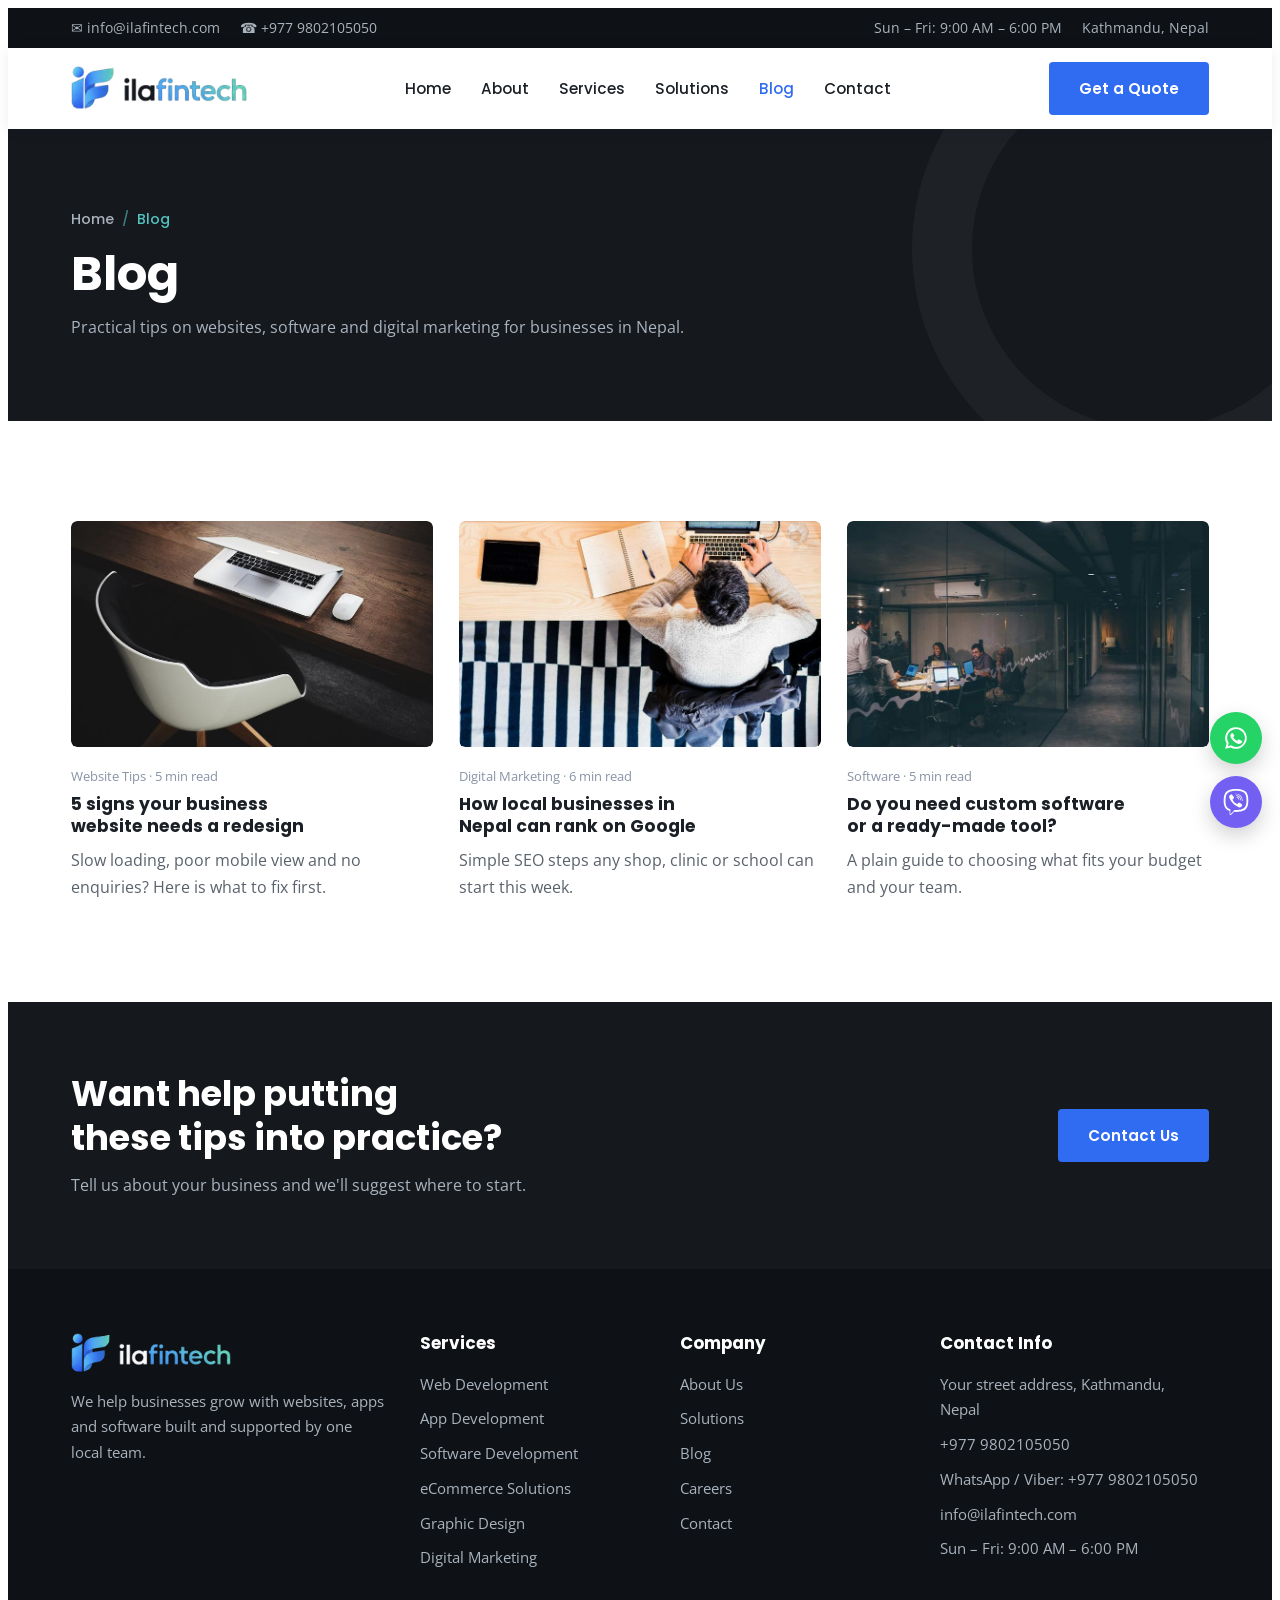
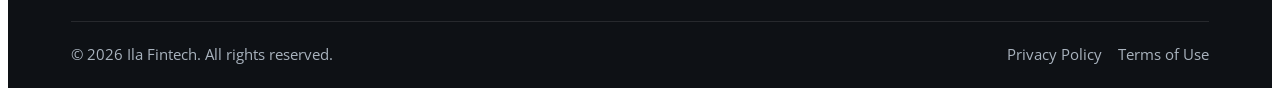
<file: blog.html>
<!doctype html>
<html lang="en">
<head>
<meta charset="utf-8">
<meta name="viewport" content="width=device-width, initial-scale=1, viewport-fit=cover">
<title>Blog | Ila Fintech</title>
<meta name="description" content="Practical tips on websites, software and digital marketing for businesses in Nepal, from the Ila Fintech team.">
<link rel="canonical" href="https://aryan601-arch.github.io/ila-fintech/blog.html">
<meta name="theme-color" content="#15191E">
<meta property="og:type" content="website">
<meta property="og:site_name" content="Ila Fintech">
<meta property="og:title" content="Blog | Ila Fintech">
<meta property="og:description" content="Practical tips on websites, software and digital marketing for businesses in Nepal, from the Ila Fintech team.">
<meta property="og:url" content="https://aryan601-arch.github.io/ila-fintech/blog.html">
<meta property="og:image" content="https://aryan601-arch.github.io/ila-fintech/images/hero-team.jpg">
<meta name="twitter:card" content="summary_large_image">
<link rel="icon" href="favicon-32.png" sizes="32x32" type="image/png">
<link rel="apple-touch-icon" href="apple-touch-icon.png">
<link rel="manifest" href="site.webmanifest">
<link rel="preconnect" href="https://fonts.googleapis.com">
<link rel="preconnect" href="https://fonts.gstatic.com" crossorigin>
<link rel="stylesheet" href="https://fonts.googleapis.com/css2?family=Poppins:wght@400;500;600;700&amp;family=Open+Sans:wght@400;600&amp;display=swap">
<link rel="stylesheet" href="css/styles.css">
<script src="js/main.js" defer></script>
</head>
<body>
<a class="skip" href="#main">Skip to content</a>
<div class="topbar"><div class="container">
  <div class="left"><span>✉ <a href="mailto:info@ilafintech.com">info@ilafintech.com</a></span><span>☎ <a href="tel:+9779802105050">+977 9802105050</a></span></div>
  <div class="right"><span>Sun – Fri: 9:00 AM – 6:00 PM</span><span>Kathmandu, Nepal</span></div>
</div></div>

<header class="header">
  <nav class="container" style="position:relative" aria-label="Main">
    <a href="index.html" class="logo"><img src="images/brand/logo-light.png" alt="Ila Fintech" width="176" height="44"></a>
    <ul class="menu" id="menu">
      <li><a href="index.html">Home</a></li><li><a href="about.html">About</a></li><li><a href="services.html">Services</a></li><li><a href="solutions.html">Solutions</a></li><li><a href="blog.html" class="active" aria-current="page">Blog</a></li><li><a href="contact.html">Contact</a></li><li class="menu-cta"><a href="contact.html#quote">Get a Free Quote</a></li>
    </ul>
    <a href="contact.html#quote" class="btn btn-accent">Get a Quote</a>
    <button class="toggle" id="toggle" type="button" aria-expanded="false" aria-controls="menu">☰ Menu</button>
  </nav>
</header>

<main id="main">
<section class="page-head"><div class="container">
  <nav aria-label="Breadcrumb"><ol class="crumbs"><li><a href="index.html">Home</a></li><li aria-current="page">Blog</li></ol></nav>
  <h1>Blog</h1>
  <p>Practical tips on websites, software and digital marketing for businesses in Nepal.</p>
</div></section>

<section>
  <div class="container">
    <div class="blog-grid" style="margin-top:0"><a class="post aos" href="blog-website-redesign.html"><div class="pic"><img class="photo" src="images/blog-redesign.jpg" alt="A laptop on a wooden desk" width="800" height="600"></div><p class="meta">Website Tips · 5 min read</p><h3>5 signs your business website needs a redesign</h3><p>Slow loading, poor mobile view and no enquiries? Here is what to fix first.</p></a><a class="post aos" href="blog-local-seo-nepal.html"><div class="pic"><img class="photo" src="images/blog-seo.jpg" alt="A person working at a laptop, seen from above" width="800" height="600"></div><p class="meta">Digital Marketing · 6 min read</p><h3>How local businesses in Nepal can rank on Google</h3><p>Simple SEO steps any shop, clinic or school can start this week.</p></a><a class="post aos" href="blog-custom-vs-ready-software.html"><div class="pic"><img class="photo" src="images/blog-software.jpg" alt="An office team working at their screens" width="800" height="600"></div><p class="meta">Software · 5 min read</p><h3>Do you need custom software or a ready-made tool?</h3><p>A plain guide to choosing what fits your budget and your team.</p></a></div>
  </div>
</section>

<section class="cta" style="padding-block:70px">
  <div class="container">
    <div><h2>Want help putting these tips into practice?</h2><p>Tell us about your business and we&#x27;ll suggest where to start.</p></div>
    <div class="right"><a href="contact.html" class="btn btn-accent">Contact Us</a></div>
  </div>
</section>
</main>

<footer>
  <div class="container">
    <div class="f-grid">
      <div><a href="index.html" class="logo"><img src="images/brand/logo-dark.png" alt="Ila Fintech" width="160" height="40"></a><p>We help businesses grow with websites, apps and software built and supported by one local team.</p></div>
      <div><h4>Services</h4><ul><li><a href="services.html#web">Web Development</a></li><li><a href="services.html#apps">App Development</a></li><li><a href="services.html#software">Software Development</a></li><li><a href="services.html#ecommerce">eCommerce Solutions</a></li><li><a href="services.html#design">Graphic Design</a></li><li><a href="services.html#marketing">Digital Marketing</a></li></ul></div>
      <div><h4>Company</h4><ul><li><a href="about.html">About Us</a></li><li><a href="solutions.html">Solutions</a></li><li><a href="blog.html">Blog</a></li><li><a href="careers.html">Careers</a></li><li><a href="contact.html">Contact</a></li></ul></div>
      <div><h4>Contact Info</h4><ul><li><a href="https://www.google.com/maps/search/?api=1&amp;query=Kathmandu%2C+Nepal" target="_blank" rel="noopener">Your street address, Kathmandu, Nepal</a></li><li><a href="tel:+9779802105050">+977 9802105050</a></li><li><a href="https://wa.me/9779802105050" target="_blank" rel="noopener">WhatsApp</a> / <a href="viber://chat?number=%2B9779802105050">Viber</a>: +977 9802105050</li><li><a href="mailto:info@ilafintech.com">info@ilafintech.com</a></li><li>Sun – Fri: 9:00 AM – 6:00 PM</li></ul></div>
    </div>
    <div class="copyright"><span>© <span data-year>2026</span> Ila Fintech. All rights reserved.</span><span class="f-bottom-links"><a href="privacy.html">Privacy Policy</a><a href="terms.html">Terms of Use</a></span></div>
  </div>
</footer>
<button class="totop" id="totop" type="button" aria-label="Back to top">↑</button>
<div class="chat"><a class="wa" href="https://wa.me/9779802105050" target="_blank" rel="noopener" aria-label="Chat with us on WhatsApp"><svg width="26" height="26" viewBox="0 0 24 24" fill="currentColor" aria-hidden="true"><path d="M12 2a10 10 0 0 0-8.6 15.1L2 22l5-1.3A10 10 0 1 0 12 2zm0 18.2a8.2 8.2 0 0 1-4.2-1.2l-.3-.2-3 .8.8-2.9-.2-.3A8.2 8.2 0 1 1 12 20.2zm4.5-6.1c-.2-.1-1.5-.7-1.7-.8-.2-.1-.4-.1-.6.1l-.8 1c-.1.2-.3.2-.5.1a6.7 6.7 0 0 1-3.3-2.9c-.3-.4.2-.4.7-1.4.1-.2 0-.3 0-.4l-.8-1.8c-.2-.5-.4-.4-.6-.4h-.5a1 1 0 0 0-.7.3 3 3 0 0 0-.9 2.2 5.2 5.2 0 0 0 1.1 2.7 11.8 11.8 0 0 0 4.5 4c1.7.7 2.3.8 3.2.6a2.7 2.7 0 0 0 1.8-1.2 2.2 2.2 0 0 0 .2-1.3c-.1-.1-.3-.2-.5-.3z"/></svg></a><a class="viber" href="viber://chat?number=%2B9779802105050" aria-label="Chat with us on Viber"><svg width="26" height="26" viewBox="0 0 24 24" fill="currentColor" aria-hidden="true"><path d="M11.4 0C9.473.028 5.333.344 3.02 2.467 1.302 4.187.696 6.7.633 9.817.57 12.933.488 18.776 6.12 20.36h.003l-.004 2.416s-.037.977.61 1.177c.777.242 1.234-.5 1.98-1.302.407-.44.972-1.084 1.397-1.58 3.85.326 6.812-.416 7.15-.525.776-.252 5.176-.816 5.892-6.657.74-6.02-.36-9.83-2.34-11.546-.596-.55-3.006-2.3-8.375-2.323 0 0-.395-.025-1.037-.017zm.058 1.693c.545-.004.88.017.88.017 4.542.02 6.717 1.388 7.222 1.846 1.675 1.435 2.53 4.868 1.906 9.897v.002c-.604 4.878-4.174 5.184-4.832 5.395-.28.09-2.882.737-6.153.524 0 0-2.436 2.94-3.197 3.704-.12.12-.26.167-.352.144-.13-.033-.166-.188-.165-.414l.02-4.018c-4.762-1.32-4.485-6.292-4.43-8.895.054-2.604.543-4.738 1.996-6.173 1.96-1.773 5.474-2.018 7.11-2.03zm.38 2.602c-.167 0-.303.135-.304.302 0 .167.133.303.3.305 1.624.01 2.946.537 4.028 1.592 1.073 1.046 1.62 2.468 1.633 4.334.002.167.14.3.307.3.166-.002.3-.138.3-.304-.014-1.984-.618-3.596-1.816-4.764-1.19-1.16-2.692-1.753-4.447-1.765zm-3.96.695c-.19-.032-.4.005-.616.117l-.01.002c-.43.247-.816.562-1.146.932-.002.004-.006.004-.008.008-.267.323-.42.638-.46.948-.008.046-.01.093-.007.14 0 .136.022.27.065.4l.013.01c.135.48.473 1.276 1.205 2.604.42.768.903 1.5 1.446 2.186.27.344.56.673.87.984l.132.132c.31.308.64.6.984.87.686.543 1.418 1.027 2.186 1.447 1.328.733 2.126 1.07 2.604 1.206l.01.014c.13.042.265.064.402.063.046.002.092 0 .138-.008.31-.036.627-.19.948-.46.004 0 .003-.002.008-.005.37-.33.683-.72.93-1.148l.003-.01c.225-.432.15-.842-.18-1.12-.004 0-.698-.58-1.037-.83-.36-.255-.73-.492-1.113-.71-.51-.285-1.032-.106-1.248.174l-.447.564c-.23.283-.657.246-.657.246-3.12-.796-3.955-3.955-3.955-3.955s-.037-.426.248-.656l.563-.448c.277-.215.456-.737.17-1.248-.217-.383-.454-.756-.71-1.115-.25-.34-.826-1.033-.83-1.035-.137-.165-.31-.265-.502-.297zm4.49.88c-.158.002-.29.124-.3.282-.01.167.115.312.282.324 1.16.085 2.017.466 2.645 1.15.63.688.93 1.524.906 2.57-.002.168.13.306.3.31.166.003.305-.13.31-.297.025-1.175-.334-2.193-1.067-2.994-.74-.81-1.777-1.253-3.05-1.346h-.024zm.463 1.63c-.16.002-.29.127-.3.287-.008.167.12.31.288.32.523.028.875.175 1.113.422.24.245.388.62.416 1.164.01.167.15.295.318.287.167-.008.295-.15.287-.317-.03-.644-.215-1.178-.58-1.557-.367-.378-.893-.574-1.52-.607h-.018z"/></svg></a></div>
</body>
</html>
</file>
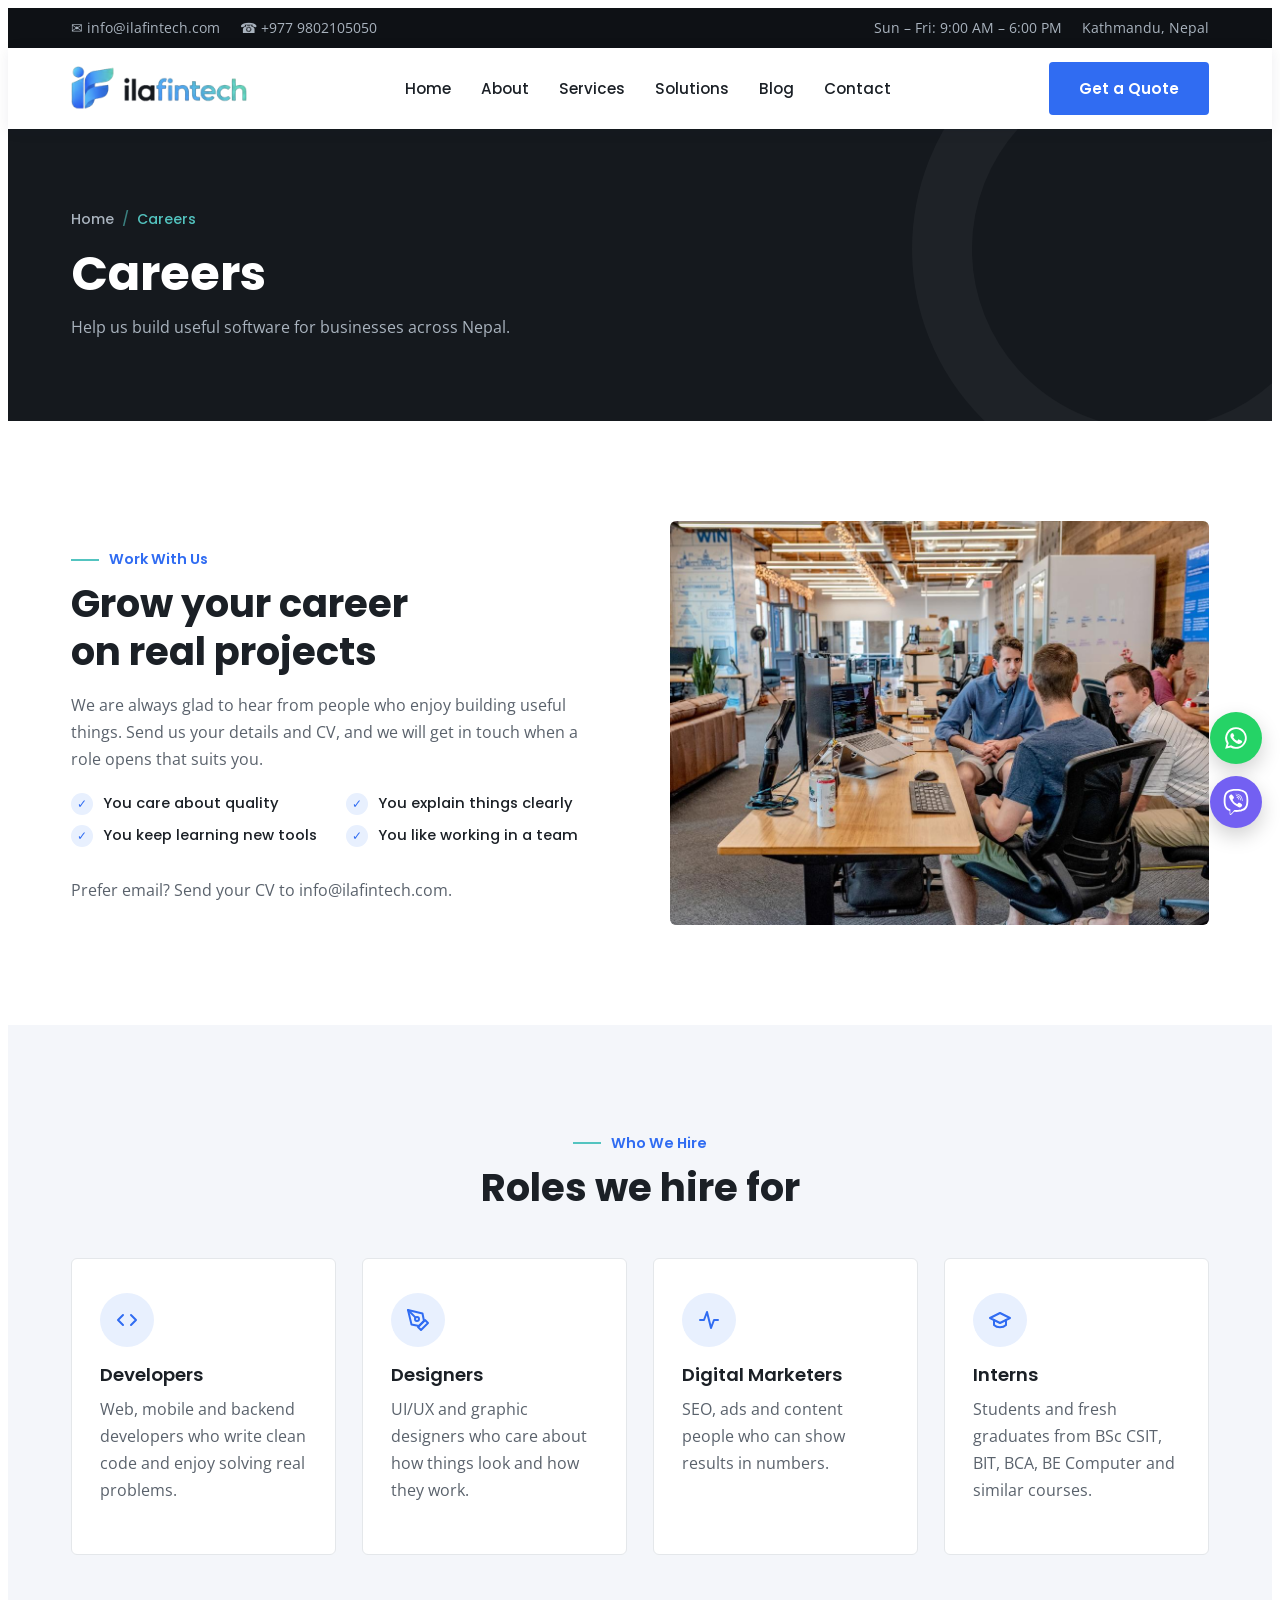
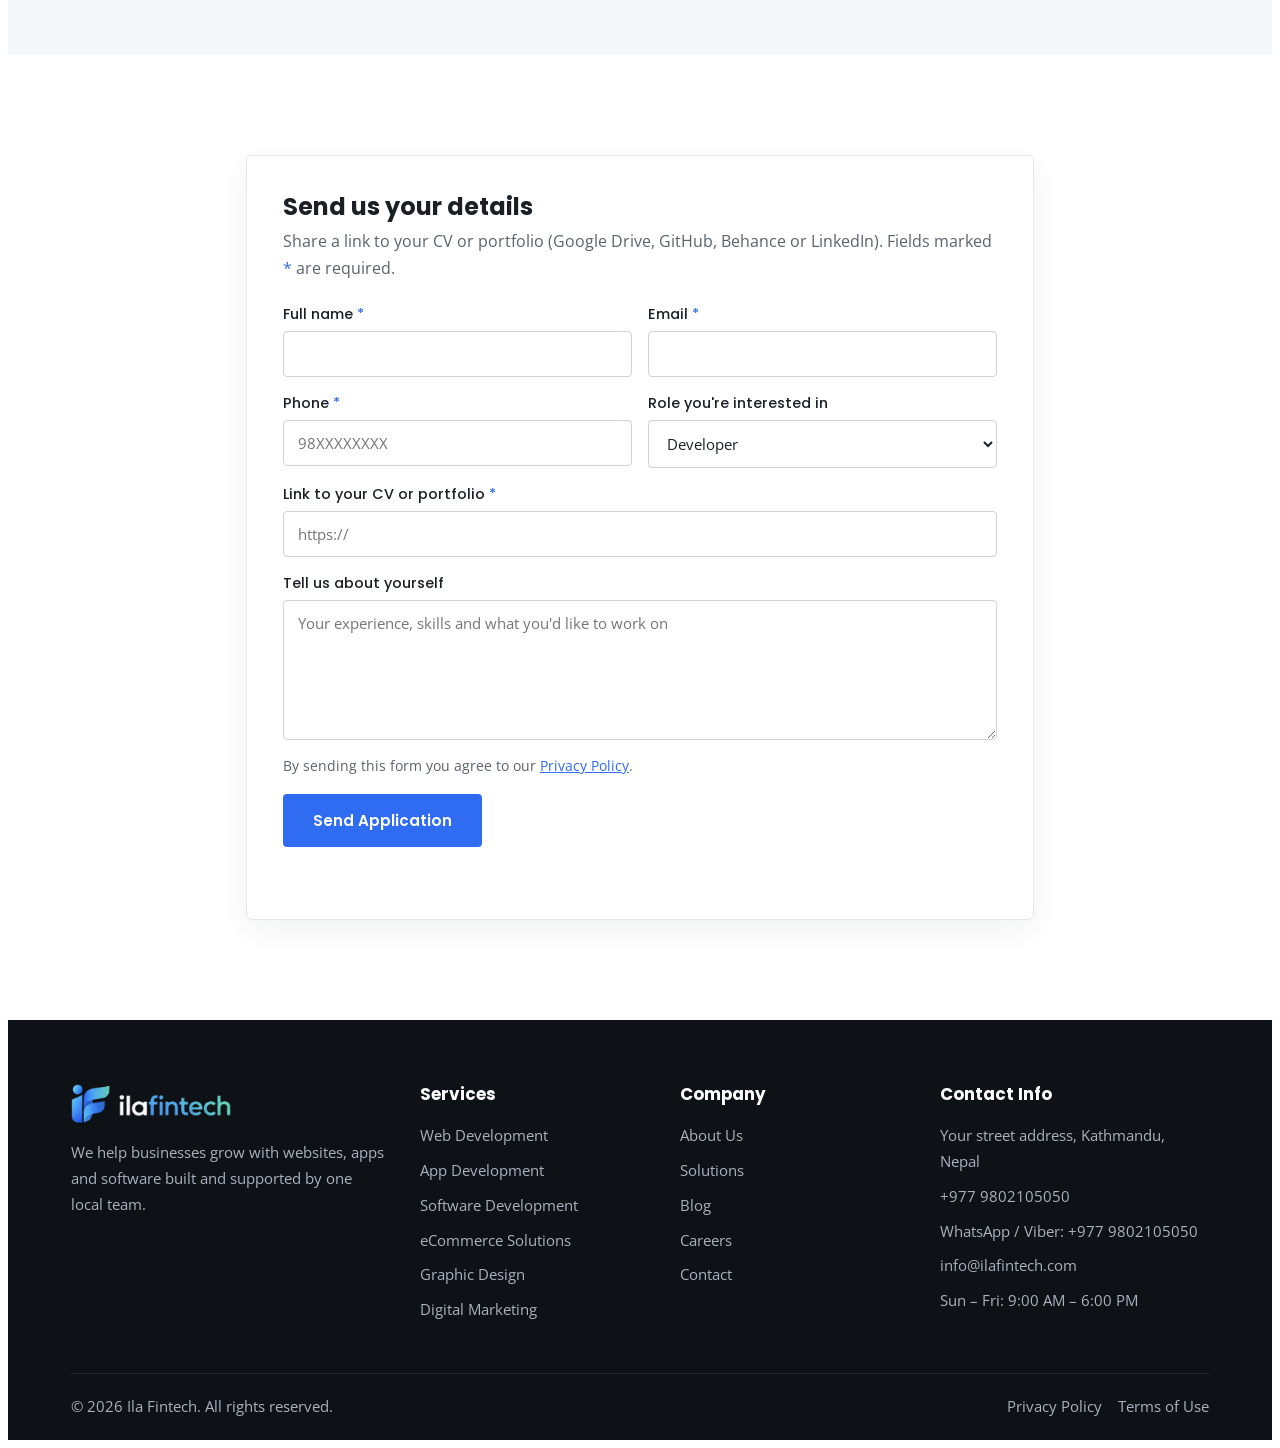
<file: careers.html>
<!doctype html>
<html lang="en">
<head>
<meta charset="utf-8">
<meta name="viewport" content="width=device-width, initial-scale=1, viewport-fit=cover">
<title>Careers | Ila Fintech</title>
<meta name="description" content="Join Ila Fintech in Kathmandu. We hire developers, designers, digital marketers and interns. Send us your CV.">
<link rel="canonical" href="https://aryan601-arch.github.io/ila-fintech/careers.html">
<meta name="theme-color" content="#15191E">
<meta property="og:type" content="website">
<meta property="og:site_name" content="Ila Fintech">
<meta property="og:title" content="Careers | Ila Fintech">
<meta property="og:description" content="Join Ila Fintech in Kathmandu. We hire developers, designers, digital marketers and interns. Send us your CV.">
<meta property="og:url" content="https://aryan601-arch.github.io/ila-fintech/careers.html">
<meta property="og:image" content="https://aryan601-arch.github.io/ila-fintech/images/hero-team.jpg">
<meta name="twitter:card" content="summary_large_image">
<link rel="icon" href="favicon-32.png" sizes="32x32" type="image/png">
<link rel="apple-touch-icon" href="apple-touch-icon.png">
<link rel="manifest" href="site.webmanifest">
<link rel="preconnect" href="https://fonts.googleapis.com">
<link rel="preconnect" href="https://fonts.gstatic.com" crossorigin>
<link rel="stylesheet" href="https://fonts.googleapis.com/css2?family=Poppins:wght@400;500;600;700&amp;family=Open+Sans:wght@400;600&amp;display=swap">
<link rel="stylesheet" href="css/styles.css">
<script src="js/main.js" defer></script>
</head>
<body>
<a class="skip" href="#main">Skip to content</a>
<div class="topbar"><div class="container">
  <div class="left"><span>✉ <a href="mailto:info@ilafintech.com">info@ilafintech.com</a></span><span>☎ <a href="tel:+9779802105050">+977 9802105050</a></span></div>
  <div class="right"><span>Sun – Fri: 9:00 AM – 6:00 PM</span><span>Kathmandu, Nepal</span></div>
</div></div>

<header class="header">
  <nav class="container" style="position:relative" aria-label="Main">
    <a href="index.html" class="logo"><img src="images/brand/logo-light.png" alt="Ila Fintech" width="176" height="44"></a>
    <ul class="menu" id="menu">
      <li><a href="index.html">Home</a></li><li><a href="about.html">About</a></li><li><a href="services.html">Services</a></li><li><a href="solutions.html">Solutions</a></li><li><a href="blog.html">Blog</a></li><li><a href="contact.html">Contact</a></li><li class="menu-cta"><a href="contact.html#quote">Get a Free Quote</a></li>
    </ul>
    <a href="contact.html#quote" class="btn btn-accent">Get a Quote</a>
    <button class="toggle" id="toggle" type="button" aria-expanded="false" aria-controls="menu">☰ Menu</button>
  </nav>
</header>

<main id="main">
<section class="page-head"><div class="container">
  <nav aria-label="Breadcrumb"><ol class="crumbs"><li><a href="index.html">Home</a></li><li aria-current="page">Careers</li></ol></nav>
  <h1>Careers</h1>
  <p>Help us build useful software for businesses across Nepal.</p>
</div></section>

<section>
  <div class="container about-grid">
    <div class="aos">
      <span class="sub">Work With Us</span>
      <h2 class="title">Grow your career on real projects</h2>
      <p>We are always glad to hear from people who enjoy building useful things. Send us your details and CV, and we will get in touch when a role opens that suits you.</p>
      <ul class="checks">
        <li>You care about quality</li>
        <li>You explain things clearly</li>
        <li>You keep learning new tools</li>
        <li>You like working in a team</li>
      </ul>
      <p>Prefer email? Send your CV to <a href="mailto:info@ilafintech.com">info@ilafintech.com</a>.</p>
    </div>
    <img class="photo aos" src="images/hero-office.jpg" alt="An office team at their desks" width="800" height="600" style="aspect-ratio:4/3">
  </div>
</section>

<section class="process">
  <div class="container">
    <div class="center aos"><span class="sub">Who We Hire</span><h2 class="title">Roles we hire for</h2></div>
    <div class="svc-grid" style="grid-template-columns:repeat(auto-fit,minmax(240px,1fr))"><div class="svc aos"><div class="icon"><svg width="24" height="24" fill="none" stroke="currentColor" stroke-width="2" stroke-linecap="round" stroke-linejoin="round" viewBox="0 0 24 24" aria-hidden="true"><path d="m8 7-5 5 5 5M16 7l5 5-5 5"/></svg></div><h3>Developers</h3><p>Web, mobile and backend developers who write clean code and enjoy solving real problems.</p></div><div class="svc aos"><div class="icon"><svg width="24" height="24" fill="none" stroke="currentColor" stroke-width="2" stroke-linecap="round" stroke-linejoin="round" viewBox="0 0 24 24" aria-hidden="true"><path d="M12 19l7-7 3 3-7 7-3-3z"/><path d="M18 13l-1.5-7.5L2 2l3.5 14.5L13 18l5-5z"/><path d="M2 2l7.6 7.6"/><circle cx="11" cy="11" r="2"/></svg></div><h3>Designers</h3><p>UI/UX and graphic designers who care about how things look and how they work.</p></div><div class="svc aos"><div class="icon"><svg width="24" height="24" fill="none" stroke="currentColor" stroke-width="2" stroke-linecap="round" stroke-linejoin="round" viewBox="0 0 24 24" aria-hidden="true"><path d="M3 12h4l3-8 4 16 3-8h4"/></svg></div><h3>Digital Marketers</h3><p>SEO, ads and content people who can show results in numbers.</p></div><div class="svc aos"><div class="icon"><svg width="24" height="24" fill="none" stroke="currentColor" stroke-width="2" stroke-linecap="round" stroke-linejoin="round" viewBox="0 0 24 24" aria-hidden="true"><path d="M22 10 12 5 2 10l10 5 10-5z"/><path d="M6 12v5c3 3 9 3 12 0v-5"/></svg></div><h3>Interns</h3><p>Students and fresh graduates from BSc CSIT, BIT, BCA, BE Computer and similar courses.</p></div></div>
  </div>
</section>

<section>
  <div class="container" style="max-width:820px">
    <div class="form-card" id="apply" style="scroll-margin-top:100px">
      <h2>Send us your details</h2>
      <p>Share a link to your CV or portfolio (Google Drive, GitHub, Behance or LinkedIn). Fields marked <span style="color:var(--primary)">*</span> are required.</p>
      <form data-form data-subject="Job application" data-to="info@ilafintech.com" novalidate>
        <div class="form-grid">
          <label class="field" for="c-name"><span>Full name <span class="req">*</span></span><input id="c-name" name="name" autocomplete="name" required></label>
          <label class="field" for="c-email"><span>Email <span class="req">*</span></span><input id="c-email" name="email" type="email" autocomplete="email" required></label>
          <label class="field" for="c-phone"><span>Phone <span class="req">*</span></span><input id="c-phone" name="phone" type="tel" autocomplete="tel" required placeholder="98XXXXXXXX"></label>
          <label class="field" for="c-role"><span>Role you're interested in</span><select id="c-role" name="role"><option>Developer</option><option>Designer</option><option>Digital Marketer</option><option>Internship</option><option>Other</option></select></label>
          <label class="field full" for="c-link"><span>Link to your CV or portfolio <span class="req">*</span></span><input id="c-link" name="cv_link" type="url" required placeholder="https://"></label>
          <label class="field full" for="c-message"><span>Tell us about yourself</span><textarea id="c-message" name="message" placeholder="Your experience, skills and what you'd like to work on"></textarea></label>
          <span class="hp" aria-hidden="true"><label for="c-bot">Leave empty</label><input id="c-bot" name="botcheck" tabindex="-1" autocomplete="off"></span>
        </div>
        <p style="font-size:.85rem;margin-top:14px">By sending this form you agree to our <a href="privacy.html" style="color:var(--primary);text-decoration:underline">Privacy Policy</a>.</p>
        <button class="btn btn-brand" type="submit" style="margin-top:16px">Send Application</button>
        <p class="form-status" role="status" aria-live="polite"></p>
      </form>
    </div>
  </div>
</section>
</main>

<footer>
  <div class="container">
    <div class="f-grid">
      <div><a href="index.html" class="logo"><img src="images/brand/logo-dark.png" alt="Ila Fintech" width="160" height="40"></a><p>We help businesses grow with websites, apps and software built and supported by one local team.</p></div>
      <div><h4>Services</h4><ul><li><a href="services.html#web">Web Development</a></li><li><a href="services.html#apps">App Development</a></li><li><a href="services.html#software">Software Development</a></li><li><a href="services.html#ecommerce">eCommerce Solutions</a></li><li><a href="services.html#design">Graphic Design</a></li><li><a href="services.html#marketing">Digital Marketing</a></li></ul></div>
      <div><h4>Company</h4><ul><li><a href="about.html">About Us</a></li><li><a href="solutions.html">Solutions</a></li><li><a href="blog.html">Blog</a></li><li><a href="careers.html">Careers</a></li><li><a href="contact.html">Contact</a></li></ul></div>
      <div><h4>Contact Info</h4><ul><li><a href="https://www.google.com/maps/search/?api=1&amp;query=Kathmandu%2C+Nepal" target="_blank" rel="noopener">Your street address, Kathmandu, Nepal</a></li><li><a href="tel:+9779802105050">+977 9802105050</a></li><li><a href="https://wa.me/9779802105050" target="_blank" rel="noopener">WhatsApp</a> / <a href="viber://chat?number=%2B9779802105050">Viber</a>: +977 9802105050</li><li><a href="mailto:info@ilafintech.com">info@ilafintech.com</a></li><li>Sun – Fri: 9:00 AM – 6:00 PM</li></ul></div>
    </div>
    <div class="copyright"><span>© <span data-year>2026</span> Ila Fintech. All rights reserved.</span><span class="f-bottom-links"><a href="privacy.html">Privacy Policy</a><a href="terms.html">Terms of Use</a></span></div>
  </div>
</footer>
<button class="totop" id="totop" type="button" aria-label="Back to top">↑</button>
<div class="chat"><a class="wa" href="https://wa.me/9779802105050" target="_blank" rel="noopener" aria-label="Chat with us on WhatsApp"><svg width="26" height="26" viewBox="0 0 24 24" fill="currentColor" aria-hidden="true"><path d="M12 2a10 10 0 0 0-8.6 15.1L2 22l5-1.3A10 10 0 1 0 12 2zm0 18.2a8.2 8.2 0 0 1-4.2-1.2l-.3-.2-3 .8.8-2.9-.2-.3A8.2 8.2 0 1 1 12 20.2zm4.5-6.1c-.2-.1-1.5-.7-1.7-.8-.2-.1-.4-.1-.6.1l-.8 1c-.1.2-.3.2-.5.1a6.7 6.7 0 0 1-3.3-2.9c-.3-.4.2-.4.7-1.4.1-.2 0-.3 0-.4l-.8-1.8c-.2-.5-.4-.4-.6-.4h-.5a1 1 0 0 0-.7.3 3 3 0 0 0-.9 2.2 5.2 5.2 0 0 0 1.1 2.7 11.8 11.8 0 0 0 4.5 4c1.7.7 2.3.8 3.2.6a2.7 2.7 0 0 0 1.8-1.2 2.2 2.2 0 0 0 .2-1.3c-.1-.1-.3-.2-.5-.3z"/></svg></a><a class="viber" href="viber://chat?number=%2B9779802105050" aria-label="Chat with us on Viber"><svg width="26" height="26" viewBox="0 0 24 24" fill="currentColor" aria-hidden="true"><path d="M11.4 0C9.473.028 5.333.344 3.02 2.467 1.302 4.187.696 6.7.633 9.817.57 12.933.488 18.776 6.12 20.36h.003l-.004 2.416s-.037.977.61 1.177c.777.242 1.234-.5 1.98-1.302.407-.44.972-1.084 1.397-1.58 3.85.326 6.812-.416 7.15-.525.776-.252 5.176-.816 5.892-6.657.74-6.02-.36-9.83-2.34-11.546-.596-.55-3.006-2.3-8.375-2.323 0 0-.395-.025-1.037-.017zm.058 1.693c.545-.004.88.017.88.017 4.542.02 6.717 1.388 7.222 1.846 1.675 1.435 2.53 4.868 1.906 9.897v.002c-.604 4.878-4.174 5.184-4.832 5.395-.28.09-2.882.737-6.153.524 0 0-2.436 2.94-3.197 3.704-.12.12-.26.167-.352.144-.13-.033-.166-.188-.165-.414l.02-4.018c-4.762-1.32-4.485-6.292-4.43-8.895.054-2.604.543-4.738 1.996-6.173 1.96-1.773 5.474-2.018 7.11-2.03zm.38 2.602c-.167 0-.303.135-.304.302 0 .167.133.303.3.305 1.624.01 2.946.537 4.028 1.592 1.073 1.046 1.62 2.468 1.633 4.334.002.167.14.3.307.3.166-.002.3-.138.3-.304-.014-1.984-.618-3.596-1.816-4.764-1.19-1.16-2.692-1.753-4.447-1.765zm-3.96.695c-.19-.032-.4.005-.616.117l-.01.002c-.43.247-.816.562-1.146.932-.002.004-.006.004-.008.008-.267.323-.42.638-.46.948-.008.046-.01.093-.007.14 0 .136.022.27.065.4l.013.01c.135.48.473 1.276 1.205 2.604.42.768.903 1.5 1.446 2.186.27.344.56.673.87.984l.132.132c.31.308.64.6.984.87.686.543 1.418 1.027 2.186 1.447 1.328.733 2.126 1.07 2.604 1.206l.01.014c.13.042.265.064.402.063.046.002.092 0 .138-.008.31-.036.627-.19.948-.46.004 0 .003-.002.008-.005.37-.33.683-.72.93-1.148l.003-.01c.225-.432.15-.842-.18-1.12-.004 0-.698-.58-1.037-.83-.36-.255-.73-.492-1.113-.71-.51-.285-1.032-.106-1.248.174l-.447.564c-.23.283-.657.246-.657.246-3.12-.796-3.955-3.955-3.955-3.955s-.037-.426.248-.656l.563-.448c.277-.215.456-.737.17-1.248-.217-.383-.454-.756-.71-1.115-.25-.34-.826-1.033-.83-1.035-.137-.165-.31-.265-.502-.297zm4.49.88c-.158.002-.29.124-.3.282-.01.167.115.312.282.324 1.16.085 2.017.466 2.645 1.15.63.688.93 1.524.906 2.57-.002.168.13.306.3.31.166.003.305-.13.31-.297.025-1.175-.334-2.193-1.067-2.994-.74-.81-1.777-1.253-3.05-1.346h-.024zm.463 1.63c-.16.002-.29.127-.3.287-.008.167.12.31.288.32.523.028.875.175 1.113.422.24.245.388.62.416 1.164.01.167.15.295.318.287.167-.008.295-.15.287-.317-.03-.644-.215-1.178-.58-1.557-.367-.378-.893-.574-1.52-.607h-.018z"/></svg></a></div>
</body>
</html>
</file>
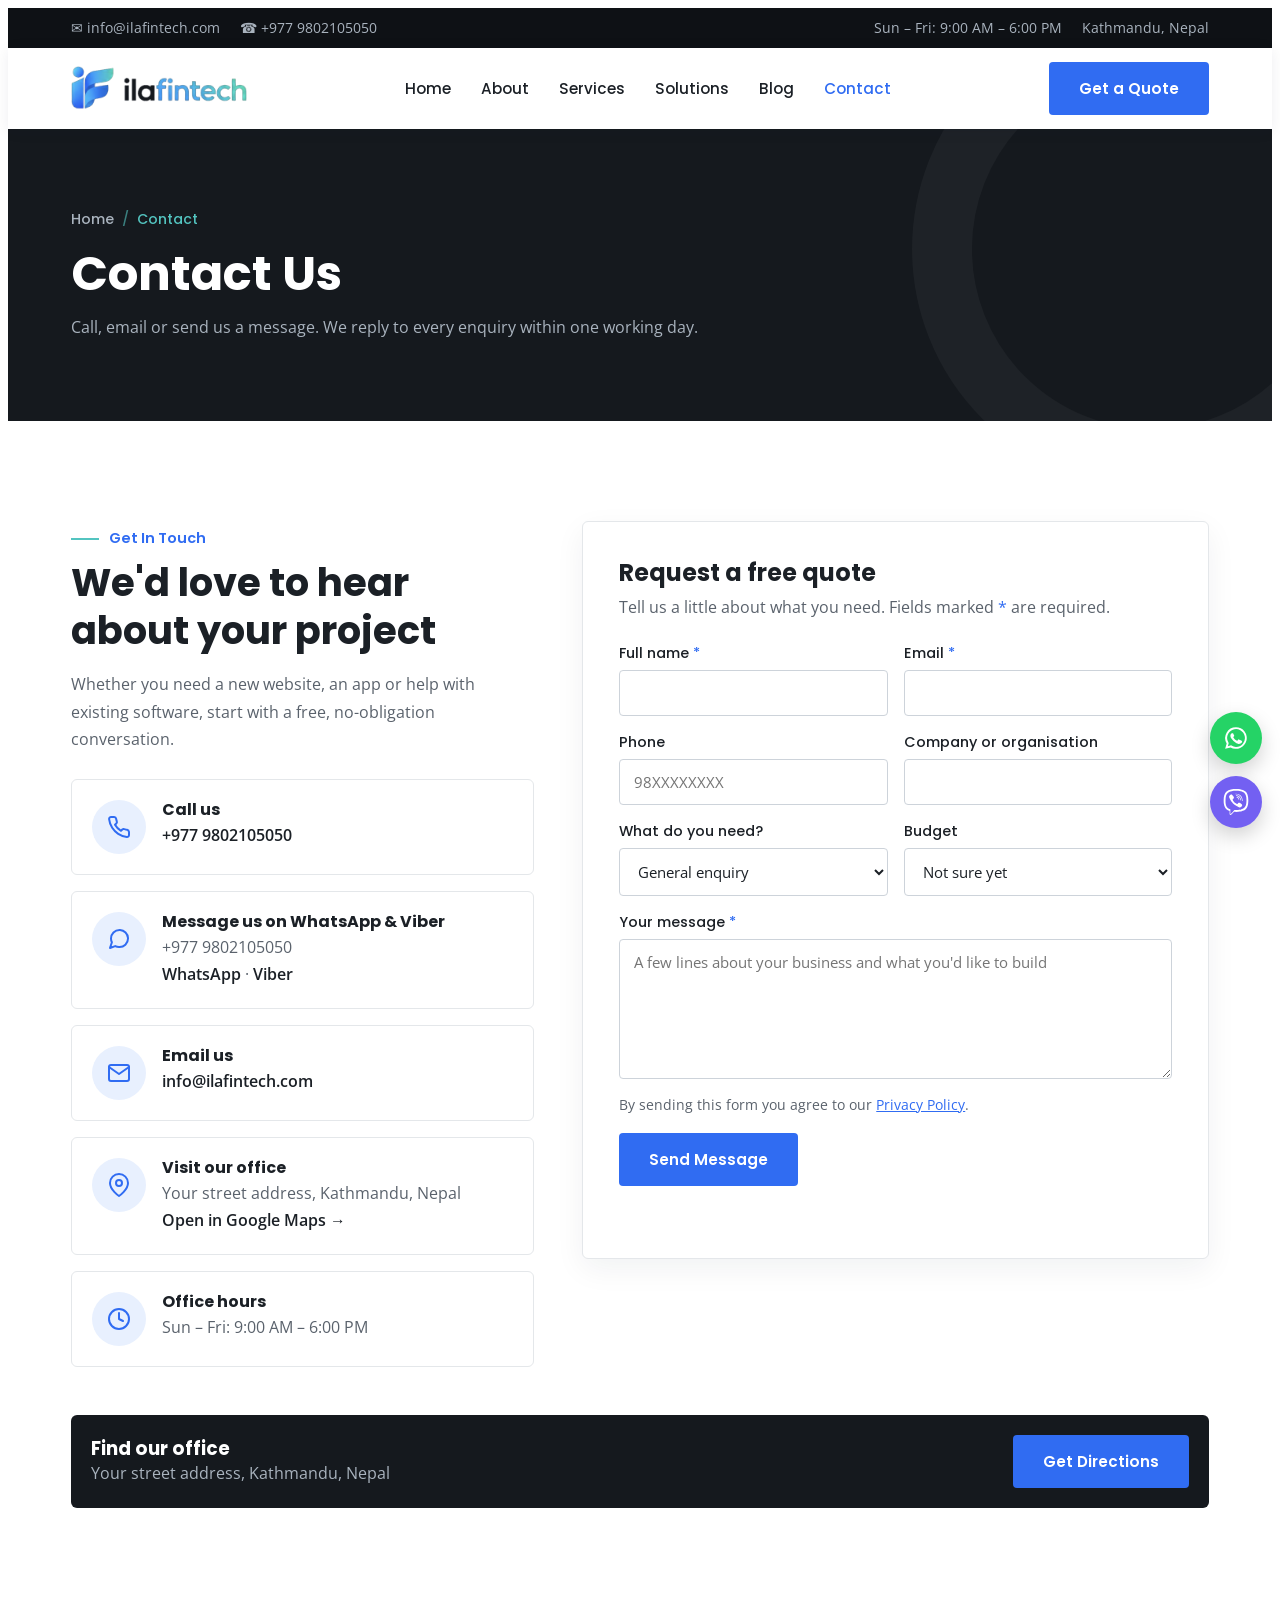
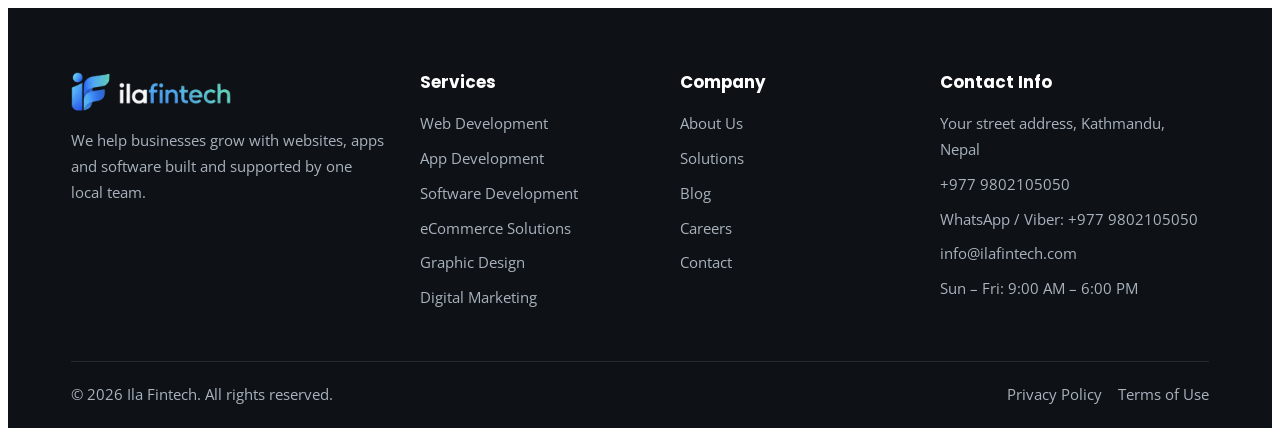
<file: contact.html>
<!doctype html>
<html lang="en">
<head>
<meta charset="utf-8">
<meta name="viewport" content="width=device-width, initial-scale=1, viewport-fit=cover">
<title>Contact Us | Ila Fintech</title>
<meta name="description" content="Contact Ila Fintech in Kathmandu for a free quote on websites, apps, software and digital marketing. Call +977 9802105050 or send us a message.">
<link rel="canonical" href="https://aryan601-arch.github.io/ila-fintech/contact.html">
<meta name="theme-color" content="#15191E">
<meta property="og:type" content="website">
<meta property="og:site_name" content="Ila Fintech">
<meta property="og:title" content="Contact Us | Ila Fintech">
<meta property="og:description" content="Contact Ila Fintech in Kathmandu for a free quote on websites, apps, software and digital marketing. Call +977 9802105050 or send us a message.">
<meta property="og:url" content="https://aryan601-arch.github.io/ila-fintech/contact.html">
<meta property="og:image" content="https://aryan601-arch.github.io/ila-fintech/images/hero-team.jpg">
<meta name="twitter:card" content="summary_large_image">
<link rel="icon" href="favicon-32.png" sizes="32x32" type="image/png">
<link rel="apple-touch-icon" href="apple-touch-icon.png">
<link rel="manifest" href="site.webmanifest">
<link rel="preconnect" href="https://fonts.googleapis.com">
<link rel="preconnect" href="https://fonts.gstatic.com" crossorigin>
<link rel="stylesheet" href="https://fonts.googleapis.com/css2?family=Poppins:wght@400;500;600;700&amp;family=Open+Sans:wght@400;600&amp;display=swap">
<link rel="stylesheet" href="css/styles.css">
<script src="js/main.js" defer></script>
<script type="application/ld+json">{"@context": "https://schema.org", "@type": "ProfessionalService", "name": "Ila Fintech", "url": "https://aryan601-arch.github.io/ila-fintech/", "image": "https://aryan601-arch.github.io/ila-fintech/images/hero-team.jpg", "logo": "https://aryan601-arch.github.io/ila-fintech/images/brand/logo-light.png", "email": "info@ilafintech.com", "telephone": "+9779802105050", "address": {"@type": "PostalAddress", "streetAddress": "Your street address, Kathmandu, Nepal", "addressLocality": "Kathmandu", "addressCountry": "NP"}, "openingHours": "Su-Fr 09:00-18:00", "areaServed": "Nepal"}</script>
</head>
<body>
<a class="skip" href="#main">Skip to content</a>
<div class="topbar"><div class="container">
  <div class="left"><span>✉ <a href="mailto:info@ilafintech.com">info@ilafintech.com</a></span><span>☎ <a href="tel:+9779802105050">+977 9802105050</a></span></div>
  <div class="right"><span>Sun – Fri: 9:00 AM – 6:00 PM</span><span>Kathmandu, Nepal</span></div>
</div></div>

<header class="header">
  <nav class="container" style="position:relative" aria-label="Main">
    <a href="index.html" class="logo"><img src="images/brand/logo-light.png" alt="Ila Fintech" width="176" height="44"></a>
    <ul class="menu" id="menu">
      <li><a href="index.html">Home</a></li><li><a href="about.html">About</a></li><li><a href="services.html">Services</a></li><li><a href="solutions.html">Solutions</a></li><li><a href="blog.html">Blog</a></li><li><a href="contact.html" class="active" aria-current="page">Contact</a></li><li class="menu-cta"><a href="contact.html#quote">Get a Free Quote</a></li>
    </ul>
    <a href="contact.html#quote" class="btn btn-accent">Get a Quote</a>
    <button class="toggle" id="toggle" type="button" aria-expanded="false" aria-controls="menu">☰ Menu</button>
  </nav>
</header>

<main id="main">
<section class="page-head"><div class="container">
  <nav aria-label="Breadcrumb"><ol class="crumbs"><li><a href="index.html">Home</a></li><li aria-current="page">Contact</li></ol></nav>
  <h1>Contact Us</h1>
  <p>Call, email or send us a message. We reply to every enquiry within one working day.</p>
</div></section>

<section>
  <div class="container contact-grid">
    <div>
      <span class="sub">Get In Touch</span>
      <h2 class="title">We'd love to hear about your project</h2>
      <p style="margin-bottom:26px">Whether you need a new website, an app or help with existing software, start with a free, no-obligation conversation.</p>
      <div class="info-cards">
        <div class="info-card"><div class="icon"><svg width="24" height="24" fill="none" stroke="currentColor" stroke-width="2" stroke-linecap="round" stroke-linejoin="round" viewBox="0 0 24 24" aria-hidden="true"><path d="M22 16.9v3a2 2 0 0 1-2.2 2 19.8 19.8 0 0 1-8.6-3.1 19.5 19.5 0 0 1-6-6A19.8 19.8 0 0 1 2.1 4.2 2 2 0 0 1 4.1 2h3a2 2 0 0 1 2 1.7c.1.9.4 1.8.7 2.7a2 2 0 0 1-.5 2.1L8 9.8a16 16 0 0 0 6 6l1.3-1.3a2 2 0 0 1 2.1-.4c.9.3 1.8.6 2.7.7a2 2 0 0 1 1.7 2z"/></svg></div><div><h3>Call us</h3><a href="tel:+9779802105050">+977 9802105050</a></div></div>
        <div class="info-card"><div class="icon"><svg width="24" height="24" fill="none" stroke="currentColor" stroke-width="2" stroke-linecap="round" stroke-linejoin="round" viewBox="0 0 24 24" aria-hidden="true"><path d="M21 11.5a8.4 8.4 0 0 1-9 8.5 8.4 8.4 0 0 1-3.8-.9L3 21l1.9-5.7A8.4 8.4 0 0 1 4 11.5 8.5 8.5 0 0 1 12.5 3h.5a8.5 8.5 0 0 1 8 8v.5z"/></svg></div><div><h3>Message us on WhatsApp &amp; Viber</h3><p>+977 9802105050</p><a href="https://wa.me/9779802105050" target="_blank" rel="noopener">WhatsApp</a> · <a href="viber://chat?number=%2B9779802105050">Viber</a></div></div>
        <div class="info-card"><div class="icon"><svg width="24" height="24" fill="none" stroke="currentColor" stroke-width="2" stroke-linecap="round" stroke-linejoin="round" viewBox="0 0 24 24" aria-hidden="true"><rect x="2" y="4" width="20" height="16" rx="2"/><path d="m22 6-10 7L2 6"/></svg></div><div><h3>Email us</h3><a href="mailto:info@ilafintech.com">info@ilafintech.com</a></div></div>
        <div class="info-card"><div class="icon"><svg width="24" height="24" fill="none" stroke="currentColor" stroke-width="2" stroke-linecap="round" stroke-linejoin="round" viewBox="0 0 24 24" aria-hidden="true"><path d="M21 10c0 7-9 13-9 13s-9-6-9-13a9 9 0 0 1 18 0z"/><circle cx="12" cy="10" r="3"/></svg></div><div><h3>Visit our office</h3><p>Your street address, Kathmandu, Nepal</p><a href="https://www.google.com/maps/search/?api=1&amp;query=Kathmandu%2C+Nepal" target="_blank" rel="noopener">Open in Google Maps →</a></div></div>
        <div class="info-card"><div class="icon"><svg width="24" height="24" fill="none" stroke="currentColor" stroke-width="2" stroke-linecap="round" stroke-linejoin="round" viewBox="0 0 24 24" aria-hidden="true"><circle cx="12" cy="12" r="10"/><path d="M12 6v6l4 2"/></svg></div><div><h3>Office hours</h3><p>Sun – Fri: 9:00 AM – 6:00 PM</p></div></div>
      </div>
    </div>

    <div class="form-card" id="quote" style="scroll-margin-top:100px">
      <h2>Request a free quote</h2>
      <p>Tell us a little about what you need. Fields marked <span style="color:var(--primary)">*</span> are required.</p>
      <form data-form data-subject="Quote request" novalidate>
        <div class="form-grid">
          <label class="field" for="q-name"><span>Full name <span class="req">*</span></span><input id="q-name" name="name" autocomplete="name" required></label>
          <label class="field" for="q-email"><span>Email <span class="req">*</span></span><input id="q-email" name="email" type="email" autocomplete="email" required></label>
          <label class="field" for="q-phone"><span>Phone</span><input id="q-phone" name="phone" type="tel" autocomplete="tel" placeholder="98XXXXXXXX"></label>
          <label class="field" for="q-company"><span>Company or organisation</span><input id="q-company" name="company" autocomplete="organization"></label>
          <label class="field" for="q-service"><span>What do you need?</span><select id="q-service" name="service"><option value="General enquiry" data-key="general">General enquiry</option><option value="Web Development" data-key="web">Web Development</option><option value="App Development" data-key="apps">App Development</option><option value="Software Development" data-key="software">Software Development</option><option value="eCommerce Solutions" data-key="ecommerce">eCommerce Solutions</option><option value="Graphic Design" data-key="design">Graphic Design</option><option value="Digital Marketing" data-key="marketing">Digital Marketing</option><option value="Something else" data-key="other">Something else</option></select></label>
          <label class="field" for="q-budget"><span>Budget</span><select id="q-budget" name="budget"><option>Not sure yet</option><option>Under Rs. 50,000</option><option>Rs. 50,000 to 2,00,000</option><option>Rs. 2,00,000 to 5,00,000</option><option>Above Rs. 5,00,000</option></select></label>
          <label class="field full" for="q-message"><span>Your message <span class="req">*</span></span><textarea id="q-message" name="message" required placeholder="A few lines about your business and what you'd like to build"></textarea></label>
          <span class="hp" aria-hidden="true"><label for="q-bot">Leave empty</label><input id="q-bot" name="botcheck" tabindex="-1" autocomplete="off"></span>
        </div>
        <p style="font-size:.85rem;margin-top:14px">By sending this form you agree to our <a href="privacy.html" style="color:var(--primary);text-decoration:underline">Privacy Policy</a>.</p>
        <button class="btn btn-brand" type="submit" style="margin-top:16px">Send Message</button>
        <p class="form-status" role="status" aria-live="polite"></p>
      </form>
    </div>
  </div>
  <div class="container">
    <div class="map-link" style="margin-top:48px">
      <div><h3 style="color:#fff;font-size:1.15rem">Find our office</h3><p>Your street address, Kathmandu, Nepal</p></div>
      <a class="btn btn-accent" href="https://www.google.com/maps/search/?api=1&amp;query=Kathmandu%2C+Nepal" target="_blank" rel="noopener">Get Directions</a>
    </div>
  </div>
</section>
</main>

<footer>
  <div class="container">
    <div class="f-grid">
      <div><a href="index.html" class="logo"><img src="images/brand/logo-dark.png" alt="Ila Fintech" width="160" height="40"></a><p>We help businesses grow with websites, apps and software built and supported by one local team.</p></div>
      <div><h4>Services</h4><ul><li><a href="services.html#web">Web Development</a></li><li><a href="services.html#apps">App Development</a></li><li><a href="services.html#software">Software Development</a></li><li><a href="services.html#ecommerce">eCommerce Solutions</a></li><li><a href="services.html#design">Graphic Design</a></li><li><a href="services.html#marketing">Digital Marketing</a></li></ul></div>
      <div><h4>Company</h4><ul><li><a href="about.html">About Us</a></li><li><a href="solutions.html">Solutions</a></li><li><a href="blog.html">Blog</a></li><li><a href="careers.html">Careers</a></li><li><a href="contact.html">Contact</a></li></ul></div>
      <div><h4>Contact Info</h4><ul><li><a href="https://www.google.com/maps/search/?api=1&amp;query=Kathmandu%2C+Nepal" target="_blank" rel="noopener">Your street address, Kathmandu, Nepal</a></li><li><a href="tel:+9779802105050">+977 9802105050</a></li><li><a href="https://wa.me/9779802105050" target="_blank" rel="noopener">WhatsApp</a> / <a href="viber://chat?number=%2B9779802105050">Viber</a>: +977 9802105050</li><li><a href="mailto:info@ilafintech.com">info@ilafintech.com</a></li><li>Sun – Fri: 9:00 AM – 6:00 PM</li></ul></div>
    </div>
    <div class="copyright"><span>© <span data-year>2026</span> Ila Fintech. All rights reserved.</span><span class="f-bottom-links"><a href="privacy.html">Privacy Policy</a><a href="terms.html">Terms of Use</a></span></div>
  </div>
</footer>
<button class="totop" id="totop" type="button" aria-label="Back to top">↑</button>
<div class="chat"><a class="wa" href="https://wa.me/9779802105050" target="_blank" rel="noopener" aria-label="Chat with us on WhatsApp"><svg width="26" height="26" viewBox="0 0 24 24" fill="currentColor" aria-hidden="true"><path d="M12 2a10 10 0 0 0-8.6 15.1L2 22l5-1.3A10 10 0 1 0 12 2zm0 18.2a8.2 8.2 0 0 1-4.2-1.2l-.3-.2-3 .8.8-2.9-.2-.3A8.2 8.2 0 1 1 12 20.2zm4.5-6.1c-.2-.1-1.5-.7-1.7-.8-.2-.1-.4-.1-.6.1l-.8 1c-.1.2-.3.2-.5.1a6.7 6.7 0 0 1-3.3-2.9c-.3-.4.2-.4.7-1.4.1-.2 0-.3 0-.4l-.8-1.8c-.2-.5-.4-.4-.6-.4h-.5a1 1 0 0 0-.7.3 3 3 0 0 0-.9 2.2 5.2 5.2 0 0 0 1.1 2.7 11.8 11.8 0 0 0 4.5 4c1.7.7 2.3.8 3.2.6a2.7 2.7 0 0 0 1.8-1.2 2.2 2.2 0 0 0 .2-1.3c-.1-.1-.3-.2-.5-.3z"/></svg></a><a class="viber" href="viber://chat?number=%2B9779802105050" aria-label="Chat with us on Viber"><svg width="26" height="26" viewBox="0 0 24 24" fill="currentColor" aria-hidden="true"><path d="M11.4 0C9.473.028 5.333.344 3.02 2.467 1.302 4.187.696 6.7.633 9.817.57 12.933.488 18.776 6.12 20.36h.003l-.004 2.416s-.037.977.61 1.177c.777.242 1.234-.5 1.98-1.302.407-.44.972-1.084 1.397-1.58 3.85.326 6.812-.416 7.15-.525.776-.252 5.176-.816 5.892-6.657.74-6.02-.36-9.83-2.34-11.546-.596-.55-3.006-2.3-8.375-2.323 0 0-.395-.025-1.037-.017zm.058 1.693c.545-.004.88.017.88.017 4.542.02 6.717 1.388 7.222 1.846 1.675 1.435 2.53 4.868 1.906 9.897v.002c-.604 4.878-4.174 5.184-4.832 5.395-.28.09-2.882.737-6.153.524 0 0-2.436 2.94-3.197 3.704-.12.12-.26.167-.352.144-.13-.033-.166-.188-.165-.414l.02-4.018c-4.762-1.32-4.485-6.292-4.43-8.895.054-2.604.543-4.738 1.996-6.173 1.96-1.773 5.474-2.018 7.11-2.03zm.38 2.602c-.167 0-.303.135-.304.302 0 .167.133.303.3.305 1.624.01 2.946.537 4.028 1.592 1.073 1.046 1.62 2.468 1.633 4.334.002.167.14.3.307.3.166-.002.3-.138.3-.304-.014-1.984-.618-3.596-1.816-4.764-1.19-1.16-2.692-1.753-4.447-1.765zm-3.96.695c-.19-.032-.4.005-.616.117l-.01.002c-.43.247-.816.562-1.146.932-.002.004-.006.004-.008.008-.267.323-.42.638-.46.948-.008.046-.01.093-.007.14 0 .136.022.27.065.4l.013.01c.135.48.473 1.276 1.205 2.604.42.768.903 1.5 1.446 2.186.27.344.56.673.87.984l.132.132c.31.308.64.6.984.87.686.543 1.418 1.027 2.186 1.447 1.328.733 2.126 1.07 2.604 1.206l.01.014c.13.042.265.064.402.063.046.002.092 0 .138-.008.31-.036.627-.19.948-.46.004 0 .003-.002.008-.005.37-.33.683-.72.93-1.148l.003-.01c.225-.432.15-.842-.18-1.12-.004 0-.698-.58-1.037-.83-.36-.255-.73-.492-1.113-.71-.51-.285-1.032-.106-1.248.174l-.447.564c-.23.283-.657.246-.657.246-3.12-.796-3.955-3.955-3.955-3.955s-.037-.426.248-.656l.563-.448c.277-.215.456-.737.17-1.248-.217-.383-.454-.756-.71-1.115-.25-.34-.826-1.033-.83-1.035-.137-.165-.31-.265-.502-.297zm4.49.88c-.158.002-.29.124-.3.282-.01.167.115.312.282.324 1.16.085 2.017.466 2.645 1.15.63.688.93 1.524.906 2.57-.002.168.13.306.3.31.166.003.305-.13.31-.297.025-1.175-.334-2.193-1.067-2.994-.74-.81-1.777-1.253-3.05-1.346h-.024zm.463 1.63c-.16.002-.29.127-.3.287-.008.167.12.31.288.32.523.028.875.175 1.113.422.24.245.388.62.416 1.164.01.167.15.295.318.287.167-.008.295-.15.287-.317-.03-.644-.215-1.178-.58-1.557-.367-.378-.893-.574-1.52-.607h-.018z"/></svg></a></div>
</body>
</html>
</file>
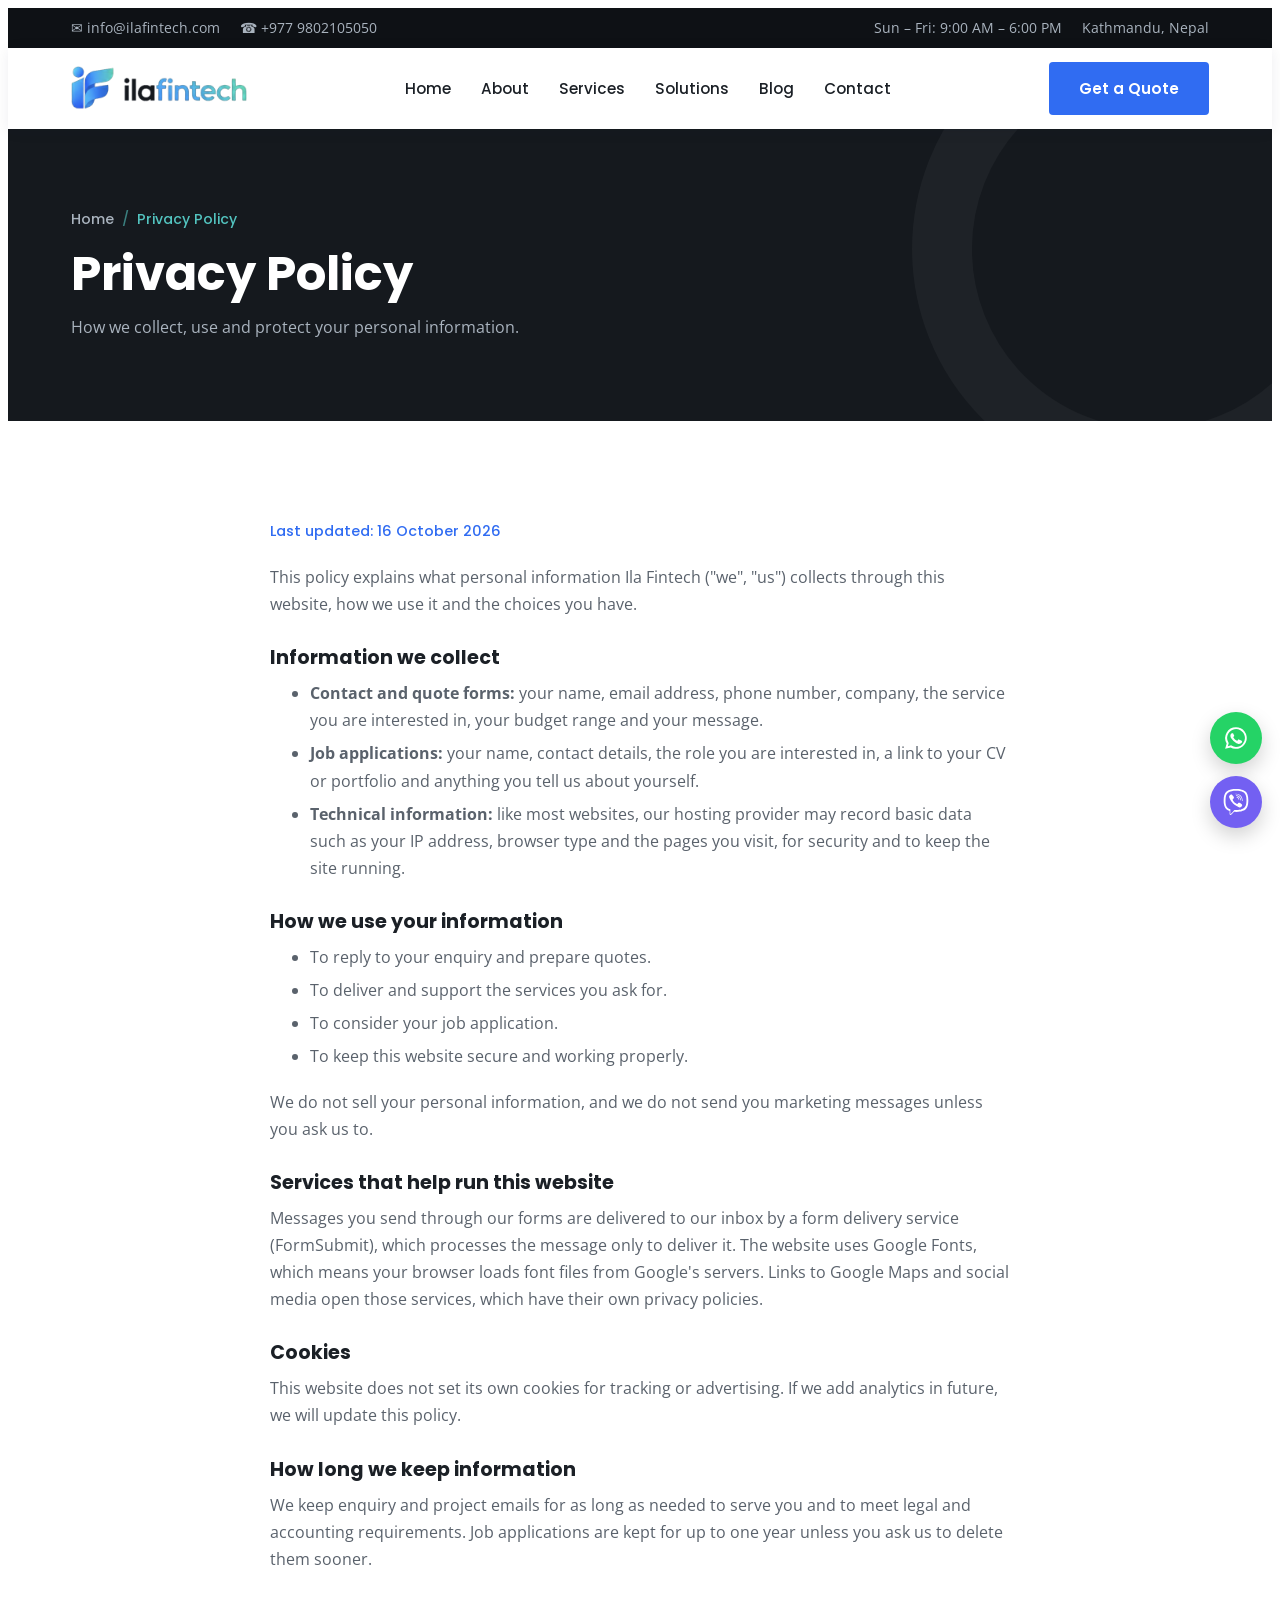
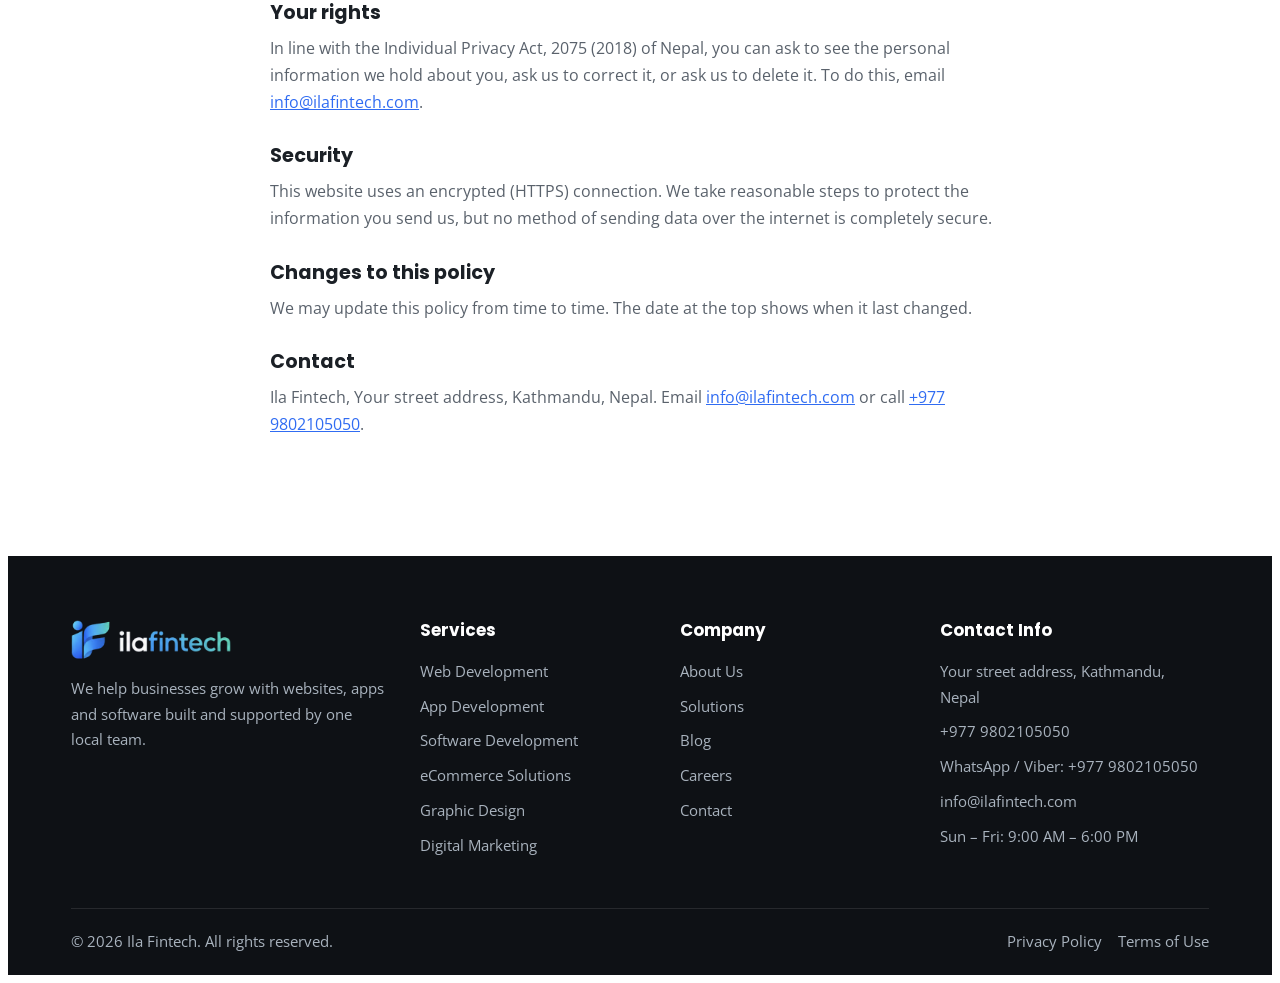
<file: privacy.html>
<!doctype html>
<html lang="en">
<head>
<meta charset="utf-8">
<meta name="viewport" content="width=device-width, initial-scale=1, viewport-fit=cover">
<title>Privacy Policy | Ila Fintech</title>
<meta name="description" content="Privacy Policy for the Ila Fintech website.">
<link rel="canonical" href="https://aryan601-arch.github.io/ila-fintech/privacy.html">
<meta name="theme-color" content="#15191E">
<meta property="og:type" content="website">
<meta property="og:site_name" content="Ila Fintech">
<meta property="og:title" content="Privacy Policy | Ila Fintech">
<meta property="og:description" content="Privacy Policy for the Ila Fintech website.">
<meta property="og:url" content="https://aryan601-arch.github.io/ila-fintech/privacy.html">
<meta property="og:image" content="https://aryan601-arch.github.io/ila-fintech/images/hero-team.jpg">
<meta name="twitter:card" content="summary_large_image">
<link rel="icon" href="favicon-32.png" sizes="32x32" type="image/png">
<link rel="apple-touch-icon" href="apple-touch-icon.png">
<link rel="manifest" href="site.webmanifest">
<link rel="preconnect" href="https://fonts.googleapis.com">
<link rel="preconnect" href="https://fonts.gstatic.com" crossorigin>
<link rel="stylesheet" href="https://fonts.googleapis.com/css2?family=Poppins:wght@400;500;600;700&amp;family=Open+Sans:wght@400;600&amp;display=swap">
<link rel="stylesheet" href="css/styles.css">
<script src="js/main.js" defer></script>
</head>
<body>
<a class="skip" href="#main">Skip to content</a>
<div class="topbar"><div class="container">
  <div class="left"><span>✉ <a href="mailto:info@ilafintech.com">info@ilafintech.com</a></span><span>☎ <a href="tel:+9779802105050">+977 9802105050</a></span></div>
  <div class="right"><span>Sun – Fri: 9:00 AM – 6:00 PM</span><span>Kathmandu, Nepal</span></div>
</div></div>

<header class="header">
  <nav class="container" style="position:relative" aria-label="Main">
    <a href="index.html" class="logo"><img src="images/brand/logo-light.png" alt="Ila Fintech" width="176" height="44"></a>
    <ul class="menu" id="menu">
      <li><a href="index.html">Home</a></li><li><a href="about.html">About</a></li><li><a href="services.html">Services</a></li><li><a href="solutions.html">Solutions</a></li><li><a href="blog.html">Blog</a></li><li><a href="contact.html">Contact</a></li><li class="menu-cta"><a href="contact.html#quote">Get a Free Quote</a></li>
    </ul>
    <a href="contact.html#quote" class="btn btn-accent">Get a Quote</a>
    <button class="toggle" id="toggle" type="button" aria-expanded="false" aria-controls="menu">☰ Menu</button>
  </nav>
</header>

<main id="main">
<section class="page-head"><div class="container">
  <nav aria-label="Breadcrumb"><ol class="crumbs"><li><a href="index.html">Home</a></li><li aria-current="page">Privacy Policy</li></ol></nav>
  <h1>Privacy Policy</h1>
  <p>How we collect, use and protect your personal information.</p>
</div></section>

<section>
  <article class="prose legal">
<p class="meta">Last updated: 16 October 2026</p>
<p>This policy explains what personal information Ila Fintech ("we", "us") collects through this website, how we use it and the choices you have.</p>
<h2>Information we collect</h2>
<ul>
<li><b>Contact and quote forms:</b> your name, email address, phone number, company, the service you are interested in, your budget range and your message.</li>
<li><b>Job applications:</b> your name, contact details, the role you are interested in, a link to your CV or portfolio and anything you tell us about yourself.</li>
<li><b>Technical information:</b> like most websites, our hosting provider may record basic data such as your IP address, browser type and the pages you visit, for security and to keep the site running.</li>
</ul>
<h2>How we use your information</h2>
<ul>
<li>To reply to your enquiry and prepare quotes.</li>
<li>To deliver and support the services you ask for.</li>
<li>To consider your job application.</li>
<li>To keep this website secure and working properly.</li>
</ul>
<p>We do not sell your personal information, and we do not send you marketing messages unless you ask us to.</p>
<h2>Services that help run this website</h2>
<p>Messages you send through our forms are delivered to our inbox by a form delivery service (FormSubmit), which processes the message only to deliver it. The website uses Google Fonts, which means your browser loads font files from Google's servers. Links to Google Maps and social media open those services, which have their own privacy policies.</p>
<h2>Cookies</h2>
<p>This website does not set its own cookies for tracking or advertising. If we add analytics in future, we will update this policy.</p>
<h2>How long we keep information</h2>
<p>We keep enquiry and project emails for as long as needed to serve you and to meet legal and accounting requirements. Job applications are kept for up to one year unless you ask us to delete them sooner.</p>
<h2>Your rights</h2>
<p>In line with the Individual Privacy Act, 2075 (2018) of Nepal, you can ask to see the personal information we hold about you, ask us to correct it, or ask us to delete it. To do this, email <a href="mailto:info@ilafintech.com">info@ilafintech.com</a>.</p>
<h2>Security</h2>
<p>This website uses an encrypted (HTTPS) connection. We take reasonable steps to protect the information you send us, but no method of sending data over the internet is completely secure.</p>
<h2>Changes to this policy</h2>
<p>We may update this policy from time to time. The date at the top shows when it last changed.</p>
<h2>Contact</h2>
<p>Ila Fintech, Your street address, Kathmandu, Nepal. Email <a href="mailto:info@ilafintech.com">info@ilafintech.com</a> or call <a href="tel:+9779802105050">+977 9802105050</a>.</p>
  </article>
</section>
</main>

<footer>
  <div class="container">
    <div class="f-grid">
      <div><a href="index.html" class="logo"><img src="images/brand/logo-dark.png" alt="Ila Fintech" width="160" height="40"></a><p>We help businesses grow with websites, apps and software built and supported by one local team.</p></div>
      <div><h4>Services</h4><ul><li><a href="services.html#web">Web Development</a></li><li><a href="services.html#apps">App Development</a></li><li><a href="services.html#software">Software Development</a></li><li><a href="services.html#ecommerce">eCommerce Solutions</a></li><li><a href="services.html#design">Graphic Design</a></li><li><a href="services.html#marketing">Digital Marketing</a></li></ul></div>
      <div><h4>Company</h4><ul><li><a href="about.html">About Us</a></li><li><a href="solutions.html">Solutions</a></li><li><a href="blog.html">Blog</a></li><li><a href="careers.html">Careers</a></li><li><a href="contact.html">Contact</a></li></ul></div>
      <div><h4>Contact Info</h4><ul><li><a href="https://www.google.com/maps/search/?api=1&amp;query=Kathmandu%2C+Nepal" target="_blank" rel="noopener">Your street address, Kathmandu, Nepal</a></li><li><a href="tel:+9779802105050">+977 9802105050</a></li><li><a href="https://wa.me/9779802105050" target="_blank" rel="noopener">WhatsApp</a> / <a href="viber://chat?number=%2B9779802105050">Viber</a>: +977 9802105050</li><li><a href="mailto:info@ilafintech.com">info@ilafintech.com</a></li><li>Sun – Fri: 9:00 AM – 6:00 PM</li></ul></div>
    </div>
    <div class="copyright"><span>© <span data-year>2026</span> Ila Fintech. All rights reserved.</span><span class="f-bottom-links"><a href="privacy.html">Privacy Policy</a><a href="terms.html">Terms of Use</a></span></div>
  </div>
</footer>
<button class="totop" id="totop" type="button" aria-label="Back to top">↑</button>
<div class="chat"><a class="wa" href="https://wa.me/9779802105050" target="_blank" rel="noopener" aria-label="Chat with us on WhatsApp"><svg width="26" height="26" viewBox="0 0 24 24" fill="currentColor" aria-hidden="true"><path d="M12 2a10 10 0 0 0-8.6 15.1L2 22l5-1.3A10 10 0 1 0 12 2zm0 18.2a8.2 8.2 0 0 1-4.2-1.2l-.3-.2-3 .8.8-2.9-.2-.3A8.2 8.2 0 1 1 12 20.2zm4.5-6.1c-.2-.1-1.5-.7-1.7-.8-.2-.1-.4-.1-.6.1l-.8 1c-.1.2-.3.2-.5.1a6.7 6.7 0 0 1-3.3-2.9c-.3-.4.2-.4.7-1.4.1-.2 0-.3 0-.4l-.8-1.8c-.2-.5-.4-.4-.6-.4h-.5a1 1 0 0 0-.7.3 3 3 0 0 0-.9 2.2 5.2 5.2 0 0 0 1.1 2.7 11.8 11.8 0 0 0 4.5 4c1.7.7 2.3.8 3.2.6a2.7 2.7 0 0 0 1.8-1.2 2.2 2.2 0 0 0 .2-1.3c-.1-.1-.3-.2-.5-.3z"/></svg></a><a class="viber" href="viber://chat?number=%2B9779802105050" aria-label="Chat with us on Viber"><svg width="26" height="26" viewBox="0 0 24 24" fill="currentColor" aria-hidden="true"><path d="M11.4 0C9.473.028 5.333.344 3.02 2.467 1.302 4.187.696 6.7.633 9.817.57 12.933.488 18.776 6.12 20.36h.003l-.004 2.416s-.037.977.61 1.177c.777.242 1.234-.5 1.98-1.302.407-.44.972-1.084 1.397-1.58 3.85.326 6.812-.416 7.15-.525.776-.252 5.176-.816 5.892-6.657.74-6.02-.36-9.83-2.34-11.546-.596-.55-3.006-2.3-8.375-2.323 0 0-.395-.025-1.037-.017zm.058 1.693c.545-.004.88.017.88.017 4.542.02 6.717 1.388 7.222 1.846 1.675 1.435 2.53 4.868 1.906 9.897v.002c-.604 4.878-4.174 5.184-4.832 5.395-.28.09-2.882.737-6.153.524 0 0-2.436 2.94-3.197 3.704-.12.12-.26.167-.352.144-.13-.033-.166-.188-.165-.414l.02-4.018c-4.762-1.32-4.485-6.292-4.43-8.895.054-2.604.543-4.738 1.996-6.173 1.96-1.773 5.474-2.018 7.11-2.03zm.38 2.602c-.167 0-.303.135-.304.302 0 .167.133.303.3.305 1.624.01 2.946.537 4.028 1.592 1.073 1.046 1.62 2.468 1.633 4.334.002.167.14.3.307.3.166-.002.3-.138.3-.304-.014-1.984-.618-3.596-1.816-4.764-1.19-1.16-2.692-1.753-4.447-1.765zm-3.96.695c-.19-.032-.4.005-.616.117l-.01.002c-.43.247-.816.562-1.146.932-.002.004-.006.004-.008.008-.267.323-.42.638-.46.948-.008.046-.01.093-.007.14 0 .136.022.27.065.4l.013.01c.135.48.473 1.276 1.205 2.604.42.768.903 1.5 1.446 2.186.27.344.56.673.87.984l.132.132c.31.308.64.6.984.87.686.543 1.418 1.027 2.186 1.447 1.328.733 2.126 1.07 2.604 1.206l.01.014c.13.042.265.064.402.063.046.002.092 0 .138-.008.31-.036.627-.19.948-.46.004 0 .003-.002.008-.005.37-.33.683-.72.93-1.148l.003-.01c.225-.432.15-.842-.18-1.12-.004 0-.698-.58-1.037-.83-.36-.255-.73-.492-1.113-.71-.51-.285-1.032-.106-1.248.174l-.447.564c-.23.283-.657.246-.657.246-3.12-.796-3.955-3.955-3.955-3.955s-.037-.426.248-.656l.563-.448c.277-.215.456-.737.17-1.248-.217-.383-.454-.756-.71-1.115-.25-.34-.826-1.033-.83-1.035-.137-.165-.31-.265-.502-.297zm4.49.88c-.158.002-.29.124-.3.282-.01.167.115.312.282.324 1.16.085 2.017.466 2.645 1.15.63.688.93 1.524.906 2.57-.002.168.13.306.3.31.166.003.305-.13.31-.297.025-1.175-.334-2.193-1.067-2.994-.74-.81-1.777-1.253-3.05-1.346h-.024zm.463 1.63c-.16.002-.29.127-.3.287-.008.167.12.31.288.32.523.028.875.175 1.113.422.24.245.388.62.416 1.164.01.167.15.295.318.287.167-.008.295-.15.287-.317-.03-.644-.215-1.178-.58-1.557-.367-.378-.893-.574-1.52-.607h-.018z"/></svg></a></div>
</body>
</html>
</file>
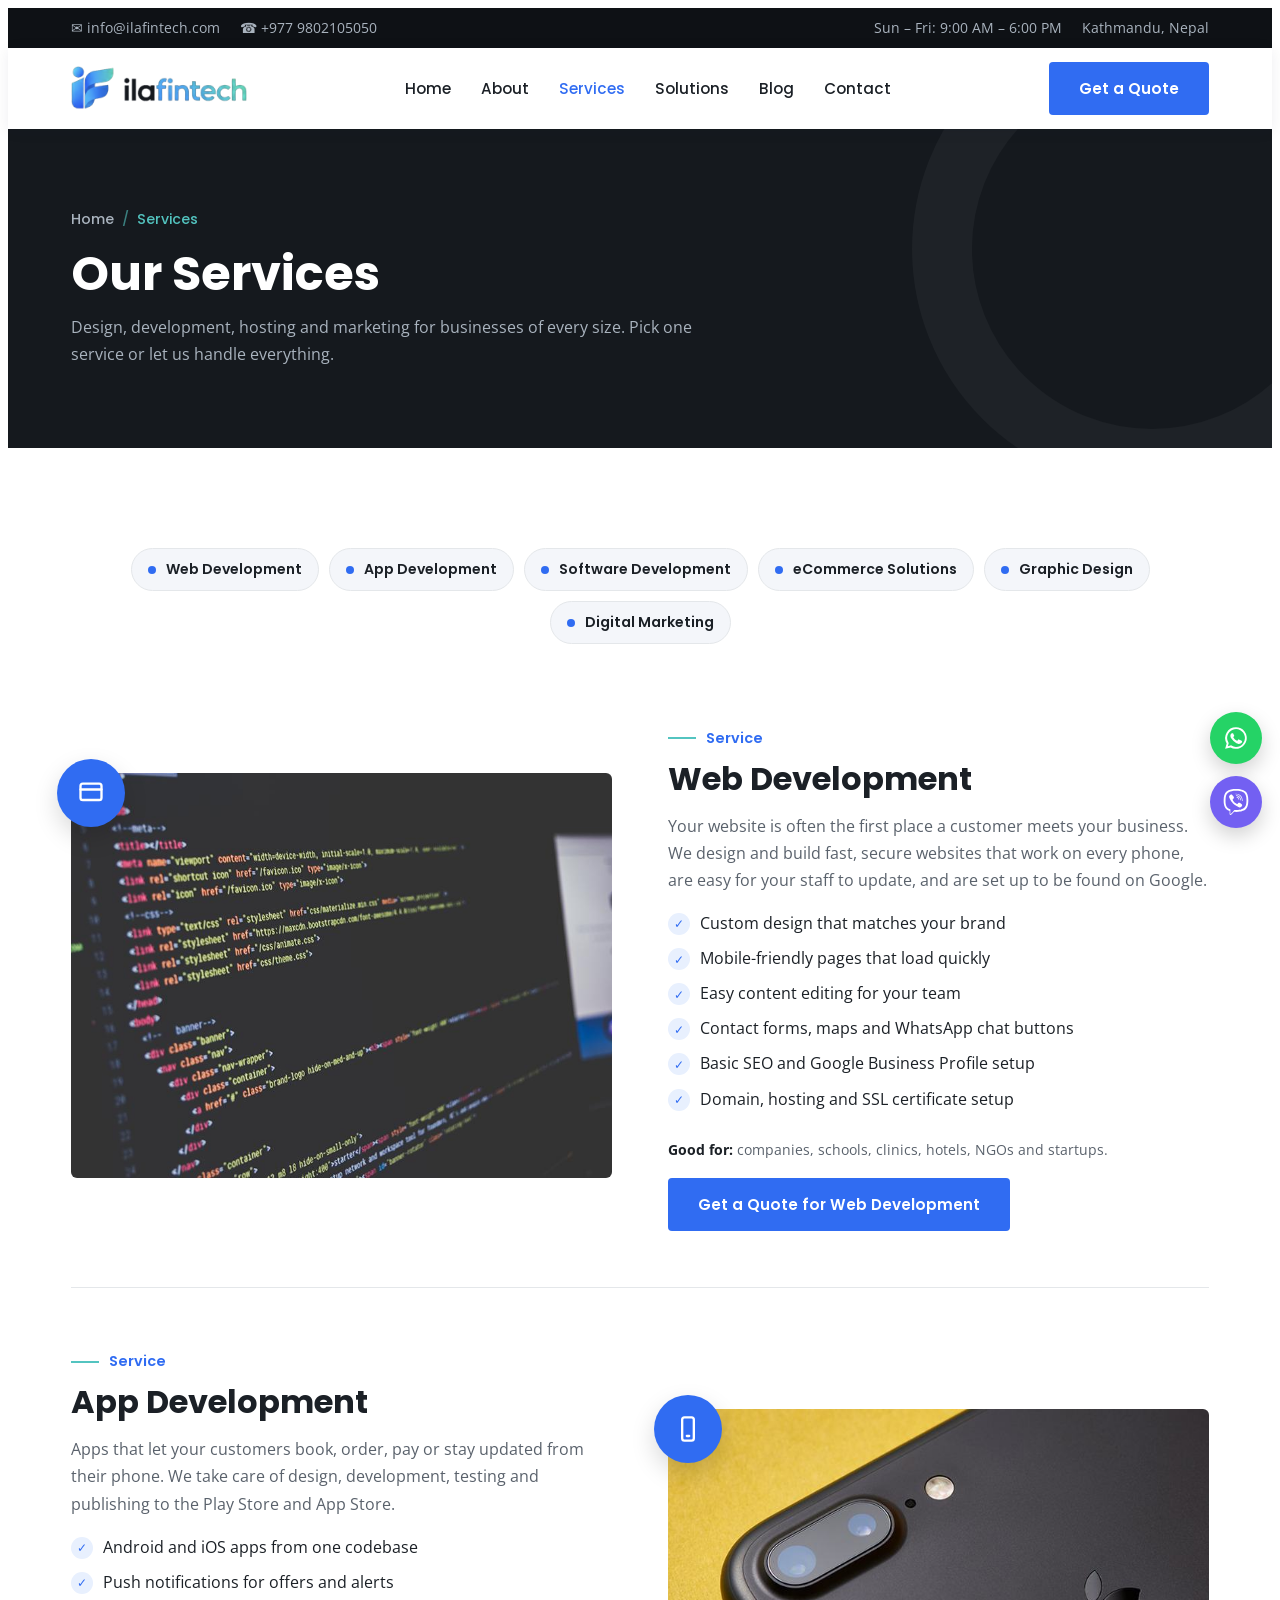
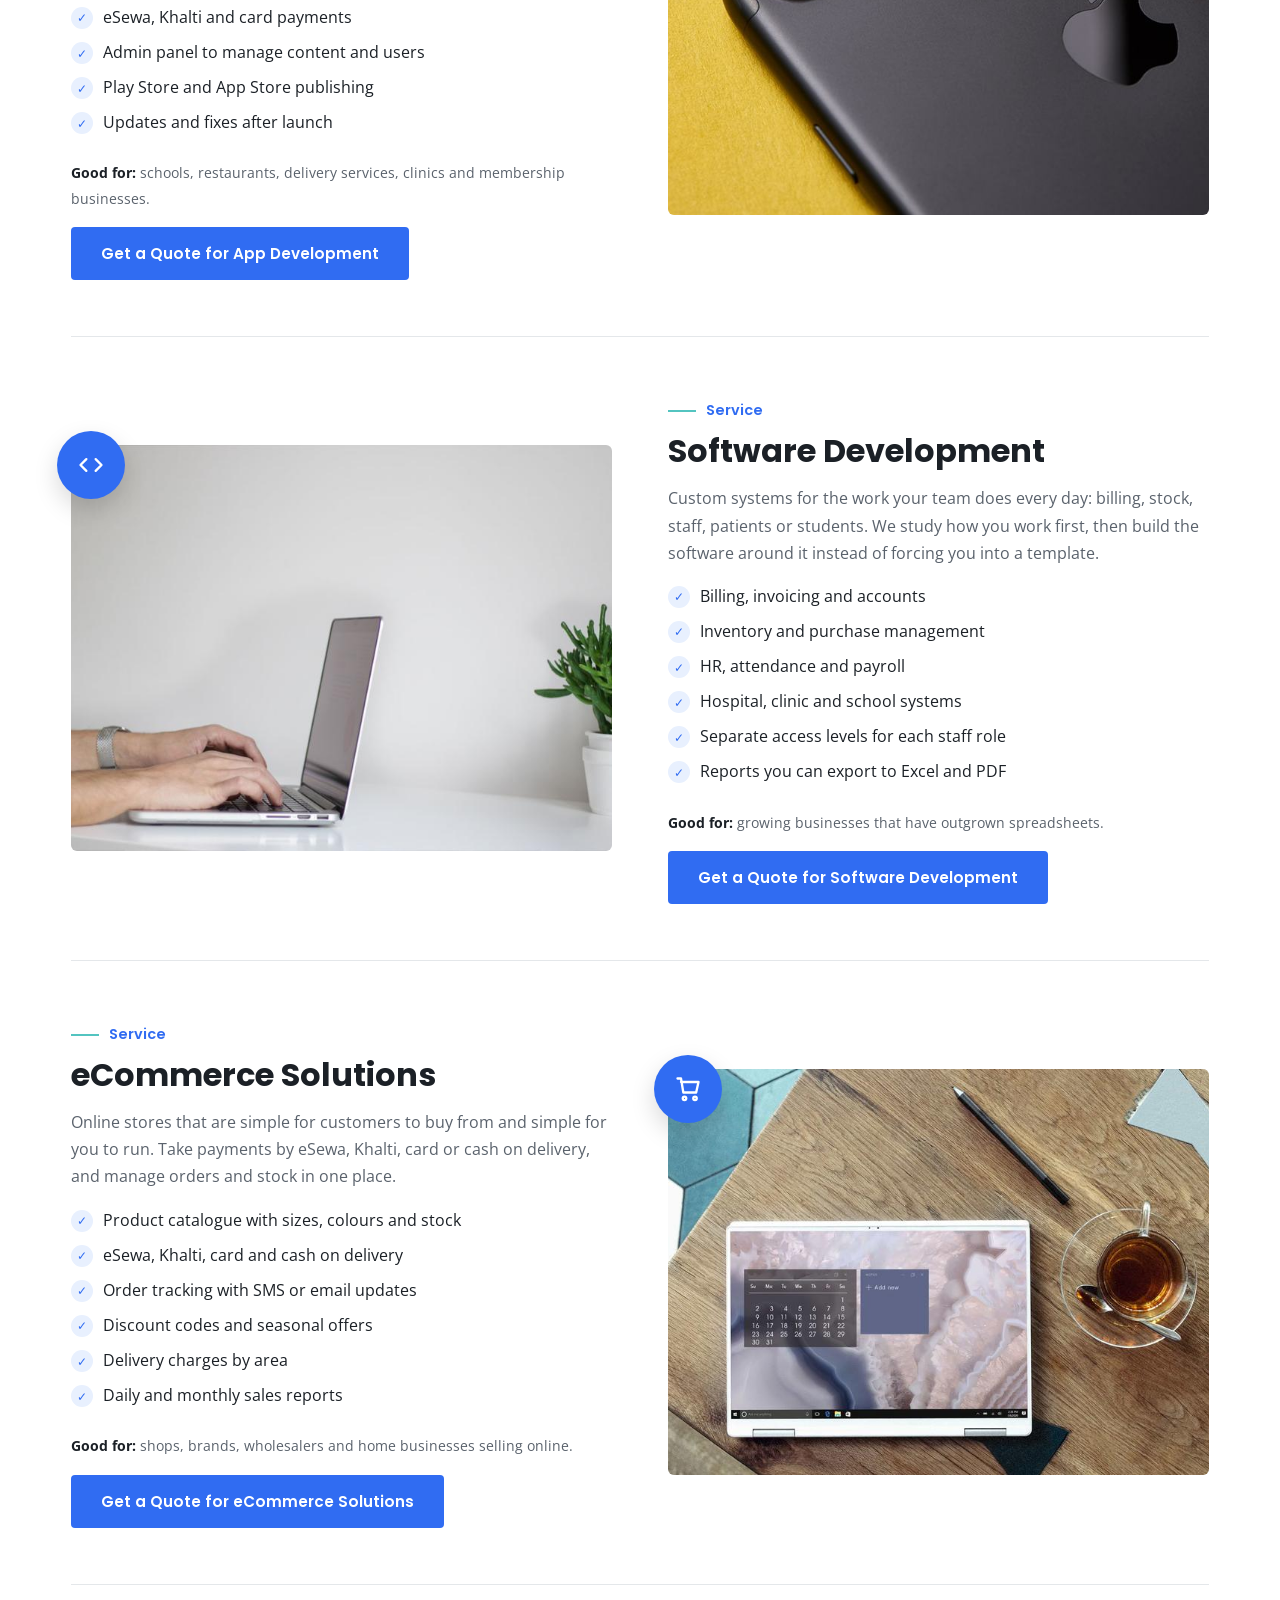
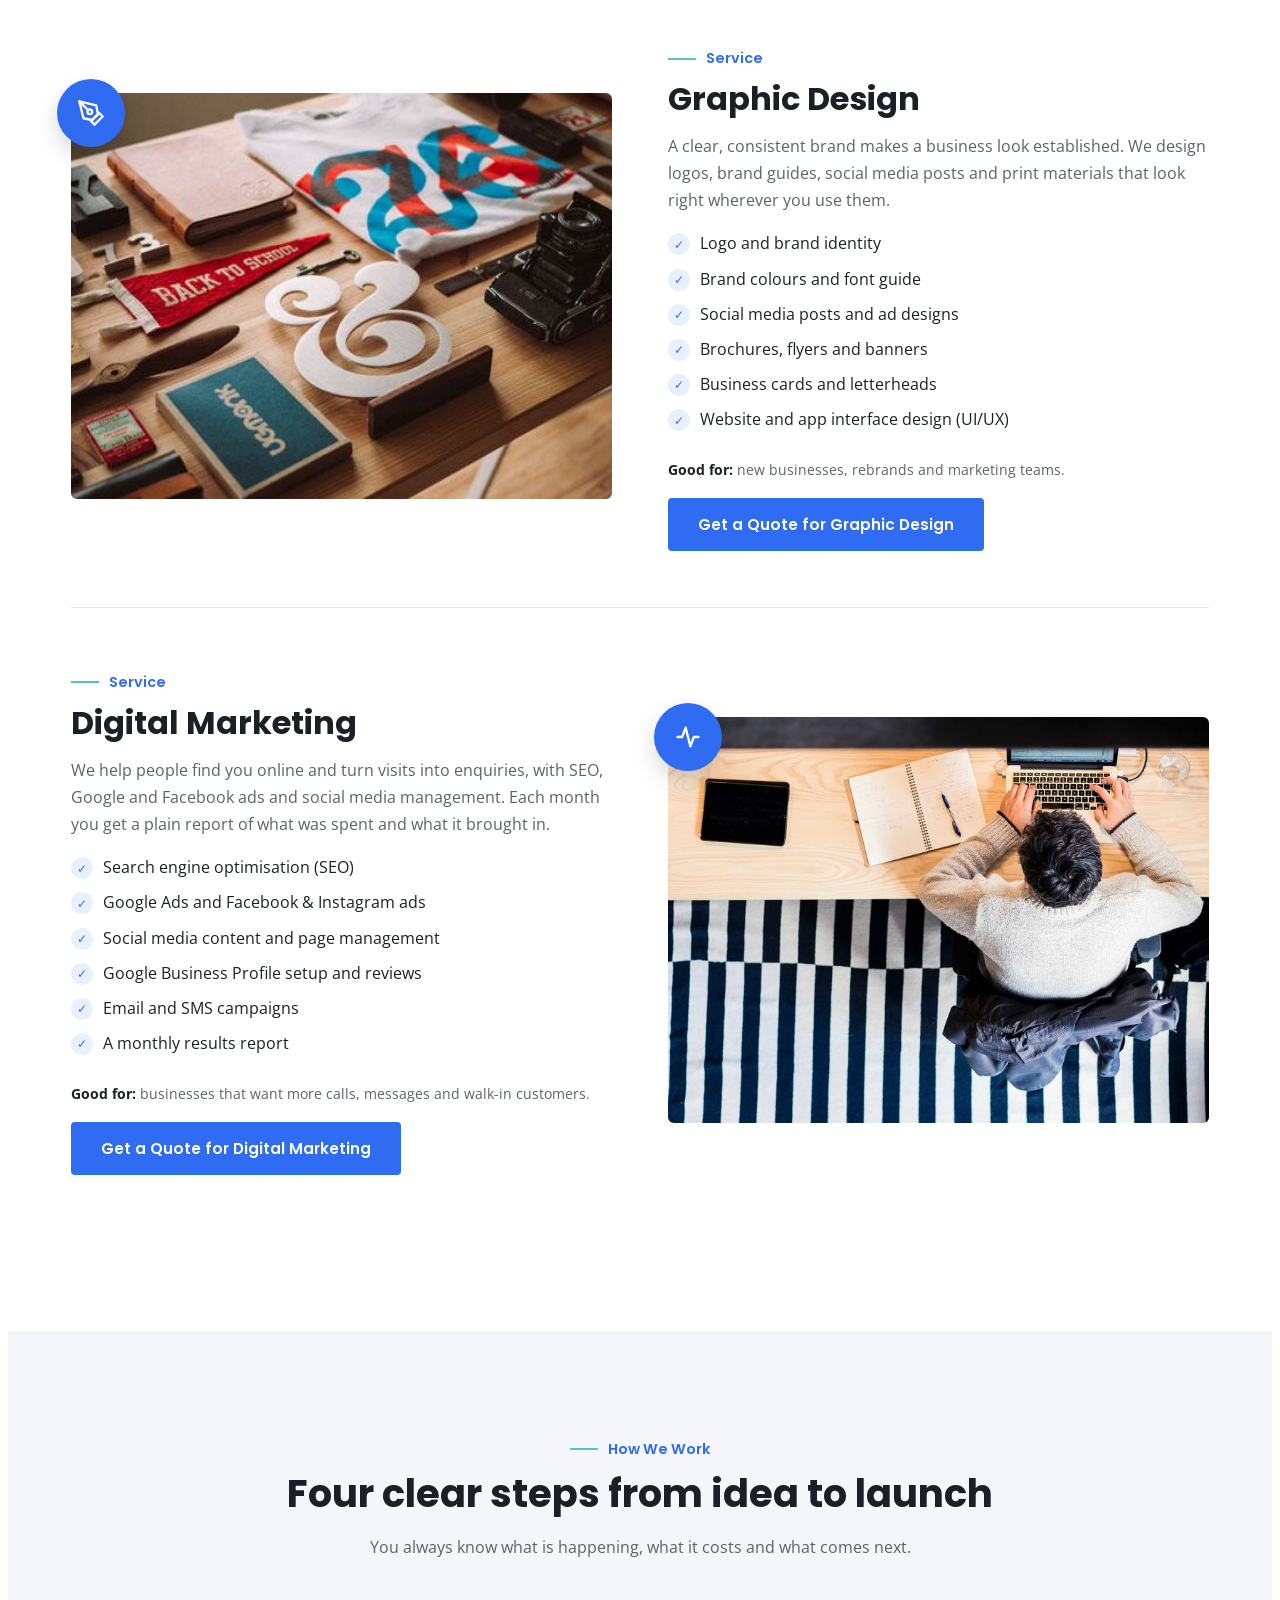
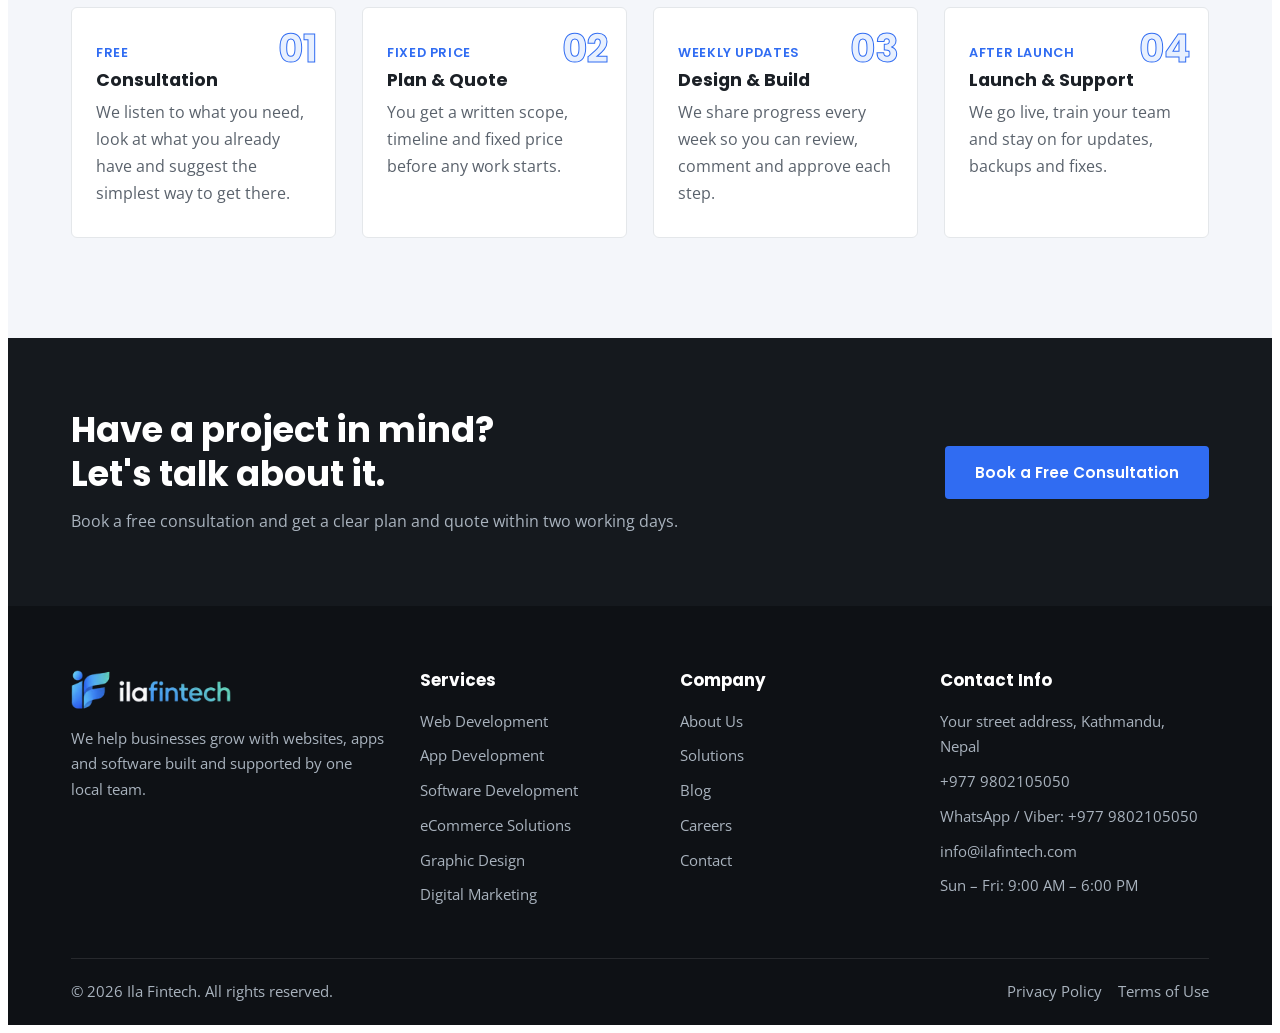
<file: services.html>
<!doctype html>
<html lang="en">
<head>
<meta charset="utf-8">
<meta name="viewport" content="width=device-width, initial-scale=1, viewport-fit=cover">
<title>Services | Ila Fintech</title>
<meta name="description" content="Web development, mobile apps, custom software, eCommerce, graphic design and digital marketing from one local team in Kathmandu.">
<link rel="canonical" href="https://aryan601-arch.github.io/ila-fintech/services.html">
<meta name="theme-color" content="#15191E">
<meta property="og:type" content="website">
<meta property="og:site_name" content="Ila Fintech">
<meta property="og:title" content="Services | Ila Fintech">
<meta property="og:description" content="Web development, mobile apps, custom software, eCommerce, graphic design and digital marketing from one local team in Kathmandu.">
<meta property="og:url" content="https://aryan601-arch.github.io/ila-fintech/services.html">
<meta property="og:image" content="https://aryan601-arch.github.io/ila-fintech/images/hero-team.jpg">
<meta name="twitter:card" content="summary_large_image">
<link rel="icon" href="favicon-32.png" sizes="32x32" type="image/png">
<link rel="apple-touch-icon" href="apple-touch-icon.png">
<link rel="manifest" href="site.webmanifest">
<link rel="preconnect" href="https://fonts.googleapis.com">
<link rel="preconnect" href="https://fonts.gstatic.com" crossorigin>
<link rel="stylesheet" href="https://fonts.googleapis.com/css2?family=Poppins:wght@400;500;600;700&amp;family=Open+Sans:wght@400;600&amp;display=swap">
<link rel="stylesheet" href="css/styles.css">
<script src="js/main.js" defer></script>
</head>
<body>
<a class="skip" href="#main">Skip to content</a>
<div class="topbar"><div class="container">
  <div class="left"><span>✉ <a href="mailto:info@ilafintech.com">info@ilafintech.com</a></span><span>☎ <a href="tel:+9779802105050">+977 9802105050</a></span></div>
  <div class="right"><span>Sun – Fri: 9:00 AM – 6:00 PM</span><span>Kathmandu, Nepal</span></div>
</div></div>

<header class="header">
  <nav class="container" style="position:relative" aria-label="Main">
    <a href="index.html" class="logo"><img src="images/brand/logo-light.png" alt="Ila Fintech" width="176" height="44"></a>
    <ul class="menu" id="menu">
      <li><a href="index.html">Home</a></li><li><a href="about.html">About</a></li><li><a href="services.html" class="active" aria-current="page">Services</a></li><li><a href="solutions.html">Solutions</a></li><li><a href="blog.html">Blog</a></li><li><a href="contact.html">Contact</a></li><li class="menu-cta"><a href="contact.html#quote">Get a Free Quote</a></li>
    </ul>
    <a href="contact.html#quote" class="btn btn-accent">Get a Quote</a>
    <button class="toggle" id="toggle" type="button" aria-expanded="false" aria-controls="menu">☰ Menu</button>
  </nav>
</header>

<main id="main">
<section class="page-head"><div class="container">
  <nav aria-label="Breadcrumb"><ol class="crumbs"><li><a href="index.html">Home</a></li><li aria-current="page">Services</li></ol></nav>
  <h1>Our Services</h1>
  <p>Design, development, hosting and marketing for businesses of every size. Pick one service or let us handle everything.</p>
</div></section>

<section style="padding-bottom:20px">
  <div class="container">
    <nav class="jump" aria-label="Services on this page"><a class="chip" href="#web">Web Development</a><a class="chip" href="#apps">App Development</a><a class="chip" href="#software">Software Development</a><a class="chip" href="#ecommerce">eCommerce Solutions</a><a class="chip" href="#design">Graphic Design</a><a class="chip" href="#marketing">Digital Marketing</a></nav>
  </div>
</section>

<section style="padding-top:0">
  <div class="container">
    <article class="svc-detail" id="web">
  <div class="media aos"><img class="photo" src="images/hero-code.jpg" alt="Website code on a developer screen" width="800" height="600"><div class="icon"><svg width="28" height="28" fill="none" stroke="currentColor" stroke-width="2" stroke-linecap="round" stroke-linejoin="round" viewBox="0 0 24 24" aria-hidden="true"><rect x="3" y="4" width="18" height="14" rx="2"/><path d="M3 9h18"/></svg></div></div>
  <div class="aos">
    <span class="sub">Service</span>
    <h2>Web Development</h2>
    <p>Your website is often the first place a customer meets your business. We design and build fast, secure websites that work on every phone, are easy for your staff to update, and are set up to be found on Google.</p>
    <ul class="ticks"><li>Custom design that matches your brand</li><li>Mobile-friendly pages that load quickly</li><li>Easy content editing for your team</li><li>Contact forms, maps and WhatsApp chat buttons</li><li>Basic SEO and Google Business Profile setup</li><li>Domain, hosting and SSL certificate setup</li></ul>
    <p class="good-for"><b>Good for:</b> companies, schools, clinics, hotels, NGOs and startups.</p>
    <a href="contact.html#quote-web" class="btn btn-brand">Get a Quote for Web Development</a>
  </div>
</article><article class="svc-detail" id="apps">
  <div class="media aos"><img class="photo" src="images/service-app.jpg" alt="A smartphone lying on a yellow desk" loading="lazy" width="800" height="600"><div class="icon"><svg width="28" height="28" fill="none" stroke="currentColor" stroke-width="2" stroke-linecap="round" stroke-linejoin="round" viewBox="0 0 24 24" aria-hidden="true"><rect x="7" y="2" width="10" height="20" rx="2"/><path d="M11 18h2"/></svg></div></div>
  <div class="aos">
    <span class="sub">Service</span>
    <h2>App Development</h2>
    <p>Apps that let your customers book, order, pay or stay updated from their phone. We take care of design, development, testing and publishing to the Play Store and App Store.</p>
    <ul class="ticks"><li>Android and iOS apps from one codebase</li><li>Push notifications for offers and alerts</li><li>eSewa, Khalti and card payments</li><li>Admin panel to manage content and users</li><li>Play Store and App Store publishing</li><li>Updates and fixes after launch</li></ul>
    <p class="good-for"><b>Good for:</b> schools, restaurants, delivery services, clinics and membership businesses.</p>
    <a href="contact.html#quote-apps" class="btn btn-brand">Get a Quote for App Development</a>
  </div>
</article><article class="svc-detail" id="software">
  <div class="media aos"><img class="photo" src="images/project-hospital.jpg" alt="A person working on business software at a laptop" loading="lazy" width="800" height="600"><div class="icon"><svg width="28" height="28" fill="none" stroke="currentColor" stroke-width="2" stroke-linecap="round" stroke-linejoin="round" viewBox="0 0 24 24" aria-hidden="true"><path d="m8 7-5 5 5 5M16 7l5 5-5 5"/></svg></div></div>
  <div class="aos">
    <span class="sub">Service</span>
    <h2>Software Development</h2>
    <p>Custom systems for the work your team does every day: billing, stock, staff, patients or students. We study how you work first, then build the software around it instead of forcing you into a template.</p>
    <ul class="ticks"><li>Billing, invoicing and accounts</li><li>Inventory and purchase management</li><li>HR, attendance and payroll</li><li>Hospital, clinic and school systems</li><li>Separate access levels for each staff role</li><li>Reports you can export to Excel and PDF</li></ul>
    <p class="good-for"><b>Good for:</b> growing businesses that have outgrown spreadsheets.</p>
    <a href="contact.html#quote-software" class="btn btn-brand">Get a Quote for Software Development</a>
  </div>
</article><article class="svc-detail" id="ecommerce">
  <div class="media aos"><img class="photo" src="images/project-store.jpg" alt="A laptop on a desk ready for online shopping" loading="lazy" width="800" height="600"><div class="icon"><svg width="28" height="28" fill="none" stroke="currentColor" stroke-width="2" stroke-linecap="round" stroke-linejoin="round" viewBox="0 0 24 24" aria-hidden="true"><path d="M6 6h15l-2 9H8L6 3H3"/><circle cx="9" cy="20" r="1.5"/><circle cx="18" cy="20" r="1.5"/></svg></div></div>
  <div class="aos">
    <span class="sub">Service</span>
    <h2>eCommerce Solutions</h2>
    <p>Online stores that are simple for customers to buy from and simple for you to run. Take payments by eSewa, Khalti, card or cash on delivery, and manage orders and stock in one place.</p>
    <ul class="ticks"><li>Product catalogue with sizes, colours and stock</li><li>eSewa, Khalti, card and cash on delivery</li><li>Order tracking with SMS or email updates</li><li>Discount codes and seasonal offers</li><li>Delivery charges by area</li><li>Daily and monthly sales reports</li></ul>
    <p class="good-for"><b>Good for:</b> shops, brands, wholesalers and home businesses selling online.</p>
    <a href="contact.html#quote-ecommerce" class="btn btn-brand">Get a Quote for eCommerce Solutions</a>
  </div>
</article><article class="svc-detail" id="design">
  <div class="media aos"><img class="photo" src="images/service-design.jpg" alt="Branding and print design samples laid out on a wooden table" loading="lazy" width="800" height="600"><div class="icon"><svg width="28" height="28" fill="none" stroke="currentColor" stroke-width="2" stroke-linecap="round" stroke-linejoin="round" viewBox="0 0 24 24" aria-hidden="true"><path d="M12 19l7-7 3 3-7 7-3-3z"/><path d="M18 13l-1.5-7.5L2 2l3.5 14.5L13 18l5-5z"/><path d="M2 2l7.6 7.6"/><circle cx="11" cy="11" r="2"/></svg></div></div>
  <div class="aos">
    <span class="sub">Service</span>
    <h2>Graphic Design</h2>
    <p>A clear, consistent brand makes a business look established. We design logos, brand guides, social media posts and print materials that look right wherever you use them.</p>
    <ul class="ticks"><li>Logo and brand identity</li><li>Brand colours and font guide</li><li>Social media posts and ad designs</li><li>Brochures, flyers and banners</li><li>Business cards and letterheads</li><li>Website and app interface design (UI/UX)</li></ul>
    <p class="good-for"><b>Good for:</b> new businesses, rebrands and marketing teams.</p>
    <a href="contact.html#quote-design" class="btn btn-brand">Get a Quote for Graphic Design</a>
  </div>
</article><article class="svc-detail" id="marketing">
  <div class="media aos"><img class="photo" src="images/blog-seo.jpg" alt="A person planning a marketing campaign on a laptop" loading="lazy" width="800" height="600"><div class="icon"><svg width="28" height="28" fill="none" stroke="currentColor" stroke-width="2" stroke-linecap="round" stroke-linejoin="round" viewBox="0 0 24 24" aria-hidden="true"><path d="M3 12h4l3-8 4 16 3-8h4"/></svg></div></div>
  <div class="aos">
    <span class="sub">Service</span>
    <h2>Digital Marketing</h2>
    <p>We help people find you online and turn visits into enquiries, with SEO, Google and Facebook ads and social media management. Each month you get a plain report of what was spent and what it brought in.</p>
    <ul class="ticks"><li>Search engine optimisation (SEO)</li><li>Google Ads and Facebook &amp; Instagram ads</li><li>Social media content and page management</li><li>Google Business Profile setup and reviews</li><li>Email and SMS campaigns</li><li>A monthly results report</li></ul>
    <p class="good-for"><b>Good for:</b> businesses that want more calls, messages and walk-in customers.</p>
    <a href="contact.html#quote-marketing" class="btn btn-brand">Get a Quote for Digital Marketing</a>
  </div>
</article>
  </div>
</section>

<section class="process">
  <div class="container">
    <div class="center aos"><span class="sub">How We Work</span><h2 class="title">Four clear steps from idea to launch</h2>
    <p class="lead">You always know what is happening, what it costs and what comes next.</p></div>
    <div class="steps"><div class="step aos"><span class="when">Free</span><h3>Consultation</h3><p>We listen to what you need, look at what you already have and suggest the simplest way to get there.</p></div><div class="step aos"><span class="when">Fixed price</span><h3>Plan & Quote</h3><p>You get a written scope, timeline and fixed price before any work starts.</p></div><div class="step aos"><span class="when">Weekly updates</span><h3>Design & Build</h3><p>We share progress every week so you can review, comment and approve each step.</p></div><div class="step aos"><span class="when">After launch</span><h3>Launch & Support</h3><p>We go live, train your team and stay on for updates, backups and fixes.</p></div></div>
  </div>
</section>

<section class="cta" style="padding-block:70px">
  <div class="container">
    <div><h2>Have a project in mind? Let&#x27;s talk about it.</h2><p>Book a free consultation and get a clear plan and quote within two working days.</p></div>
    <div class="right"><a href="contact.html#quote" class="btn btn-accent">Book a Free Consultation</a></div>
  </div>
</section>
</main>

<footer>
  <div class="container">
    <div class="f-grid">
      <div><a href="index.html" class="logo"><img src="images/brand/logo-dark.png" alt="Ila Fintech" width="160" height="40"></a><p>We help businesses grow with websites, apps and software built and supported by one local team.</p></div>
      <div><h4>Services</h4><ul><li><a href="services.html#web">Web Development</a></li><li><a href="services.html#apps">App Development</a></li><li><a href="services.html#software">Software Development</a></li><li><a href="services.html#ecommerce">eCommerce Solutions</a></li><li><a href="services.html#design">Graphic Design</a></li><li><a href="services.html#marketing">Digital Marketing</a></li></ul></div>
      <div><h4>Company</h4><ul><li><a href="about.html">About Us</a></li><li><a href="solutions.html">Solutions</a></li><li><a href="blog.html">Blog</a></li><li><a href="careers.html">Careers</a></li><li><a href="contact.html">Contact</a></li></ul></div>
      <div><h4>Contact Info</h4><ul><li><a href="https://www.google.com/maps/search/?api=1&amp;query=Kathmandu%2C+Nepal" target="_blank" rel="noopener">Your street address, Kathmandu, Nepal</a></li><li><a href="tel:+9779802105050">+977 9802105050</a></li><li><a href="https://wa.me/9779802105050" target="_blank" rel="noopener">WhatsApp</a> / <a href="viber://chat?number=%2B9779802105050">Viber</a>: +977 9802105050</li><li><a href="mailto:info@ilafintech.com">info@ilafintech.com</a></li><li>Sun – Fri: 9:00 AM – 6:00 PM</li></ul></div>
    </div>
    <div class="copyright"><span>© <span data-year>2026</span> Ila Fintech. All rights reserved.</span><span class="f-bottom-links"><a href="privacy.html">Privacy Policy</a><a href="terms.html">Terms of Use</a></span></div>
  </div>
</footer>
<button class="totop" id="totop" type="button" aria-label="Back to top">↑</button>
<div class="chat"><a class="wa" href="https://wa.me/9779802105050" target="_blank" rel="noopener" aria-label="Chat with us on WhatsApp"><svg width="26" height="26" viewBox="0 0 24 24" fill="currentColor" aria-hidden="true"><path d="M12 2a10 10 0 0 0-8.6 15.1L2 22l5-1.3A10 10 0 1 0 12 2zm0 18.2a8.2 8.2 0 0 1-4.2-1.2l-.3-.2-3 .8.8-2.9-.2-.3A8.2 8.2 0 1 1 12 20.2zm4.5-6.1c-.2-.1-1.5-.7-1.7-.8-.2-.1-.4-.1-.6.1l-.8 1c-.1.2-.3.2-.5.1a6.7 6.7 0 0 1-3.3-2.9c-.3-.4.2-.4.7-1.4.1-.2 0-.3 0-.4l-.8-1.8c-.2-.5-.4-.4-.6-.4h-.5a1 1 0 0 0-.7.3 3 3 0 0 0-.9 2.2 5.2 5.2 0 0 0 1.1 2.7 11.8 11.8 0 0 0 4.5 4c1.7.7 2.3.8 3.2.6a2.7 2.7 0 0 0 1.8-1.2 2.2 2.2 0 0 0 .2-1.3c-.1-.1-.3-.2-.5-.3z"/></svg></a><a class="viber" href="viber://chat?number=%2B9779802105050" aria-label="Chat with us on Viber"><svg width="26" height="26" viewBox="0 0 24 24" fill="currentColor" aria-hidden="true"><path d="M11.4 0C9.473.028 5.333.344 3.02 2.467 1.302 4.187.696 6.7.633 9.817.57 12.933.488 18.776 6.12 20.36h.003l-.004 2.416s-.037.977.61 1.177c.777.242 1.234-.5 1.98-1.302.407-.44.972-1.084 1.397-1.58 3.85.326 6.812-.416 7.15-.525.776-.252 5.176-.816 5.892-6.657.74-6.02-.36-9.83-2.34-11.546-.596-.55-3.006-2.3-8.375-2.323 0 0-.395-.025-1.037-.017zm.058 1.693c.545-.004.88.017.88.017 4.542.02 6.717 1.388 7.222 1.846 1.675 1.435 2.53 4.868 1.906 9.897v.002c-.604 4.878-4.174 5.184-4.832 5.395-.28.09-2.882.737-6.153.524 0 0-2.436 2.94-3.197 3.704-.12.12-.26.167-.352.144-.13-.033-.166-.188-.165-.414l.02-4.018c-4.762-1.32-4.485-6.292-4.43-8.895.054-2.604.543-4.738 1.996-6.173 1.96-1.773 5.474-2.018 7.11-2.03zm.38 2.602c-.167 0-.303.135-.304.302 0 .167.133.303.3.305 1.624.01 2.946.537 4.028 1.592 1.073 1.046 1.62 2.468 1.633 4.334.002.167.14.3.307.3.166-.002.3-.138.3-.304-.014-1.984-.618-3.596-1.816-4.764-1.19-1.16-2.692-1.753-4.447-1.765zm-3.96.695c-.19-.032-.4.005-.616.117l-.01.002c-.43.247-.816.562-1.146.932-.002.004-.006.004-.008.008-.267.323-.42.638-.46.948-.008.046-.01.093-.007.14 0 .136.022.27.065.4l.013.01c.135.48.473 1.276 1.205 2.604.42.768.903 1.5 1.446 2.186.27.344.56.673.87.984l.132.132c.31.308.64.6.984.87.686.543 1.418 1.027 2.186 1.447 1.328.733 2.126 1.07 2.604 1.206l.01.014c.13.042.265.064.402.063.046.002.092 0 .138-.008.31-.036.627-.19.948-.46.004 0 .003-.002.008-.005.37-.33.683-.72.93-1.148l.003-.01c.225-.432.15-.842-.18-1.12-.004 0-.698-.58-1.037-.83-.36-.255-.73-.492-1.113-.71-.51-.285-1.032-.106-1.248.174l-.447.564c-.23.283-.657.246-.657.246-3.12-.796-3.955-3.955-3.955-3.955s-.037-.426.248-.656l.563-.448c.277-.215.456-.737.17-1.248-.217-.383-.454-.756-.71-1.115-.25-.34-.826-1.033-.83-1.035-.137-.165-.31-.265-.502-.297zm4.49.88c-.158.002-.29.124-.3.282-.01.167.115.312.282.324 1.16.085 2.017.466 2.645 1.15.63.688.93 1.524.906 2.57-.002.168.13.306.3.31.166.003.305-.13.31-.297.025-1.175-.334-2.193-1.067-2.994-.74-.81-1.777-1.253-3.05-1.346h-.024zm.463 1.63c-.16.002-.29.127-.3.287-.008.167.12.31.288.32.523.028.875.175 1.113.422.24.245.388.62.416 1.164.01.167.15.295.318.287.167-.008.295-.15.287-.317-.03-.644-.215-1.178-.58-1.557-.367-.378-.893-.574-1.52-.607h-.018z"/></svg></a></div>
</body>
</html>
</file>
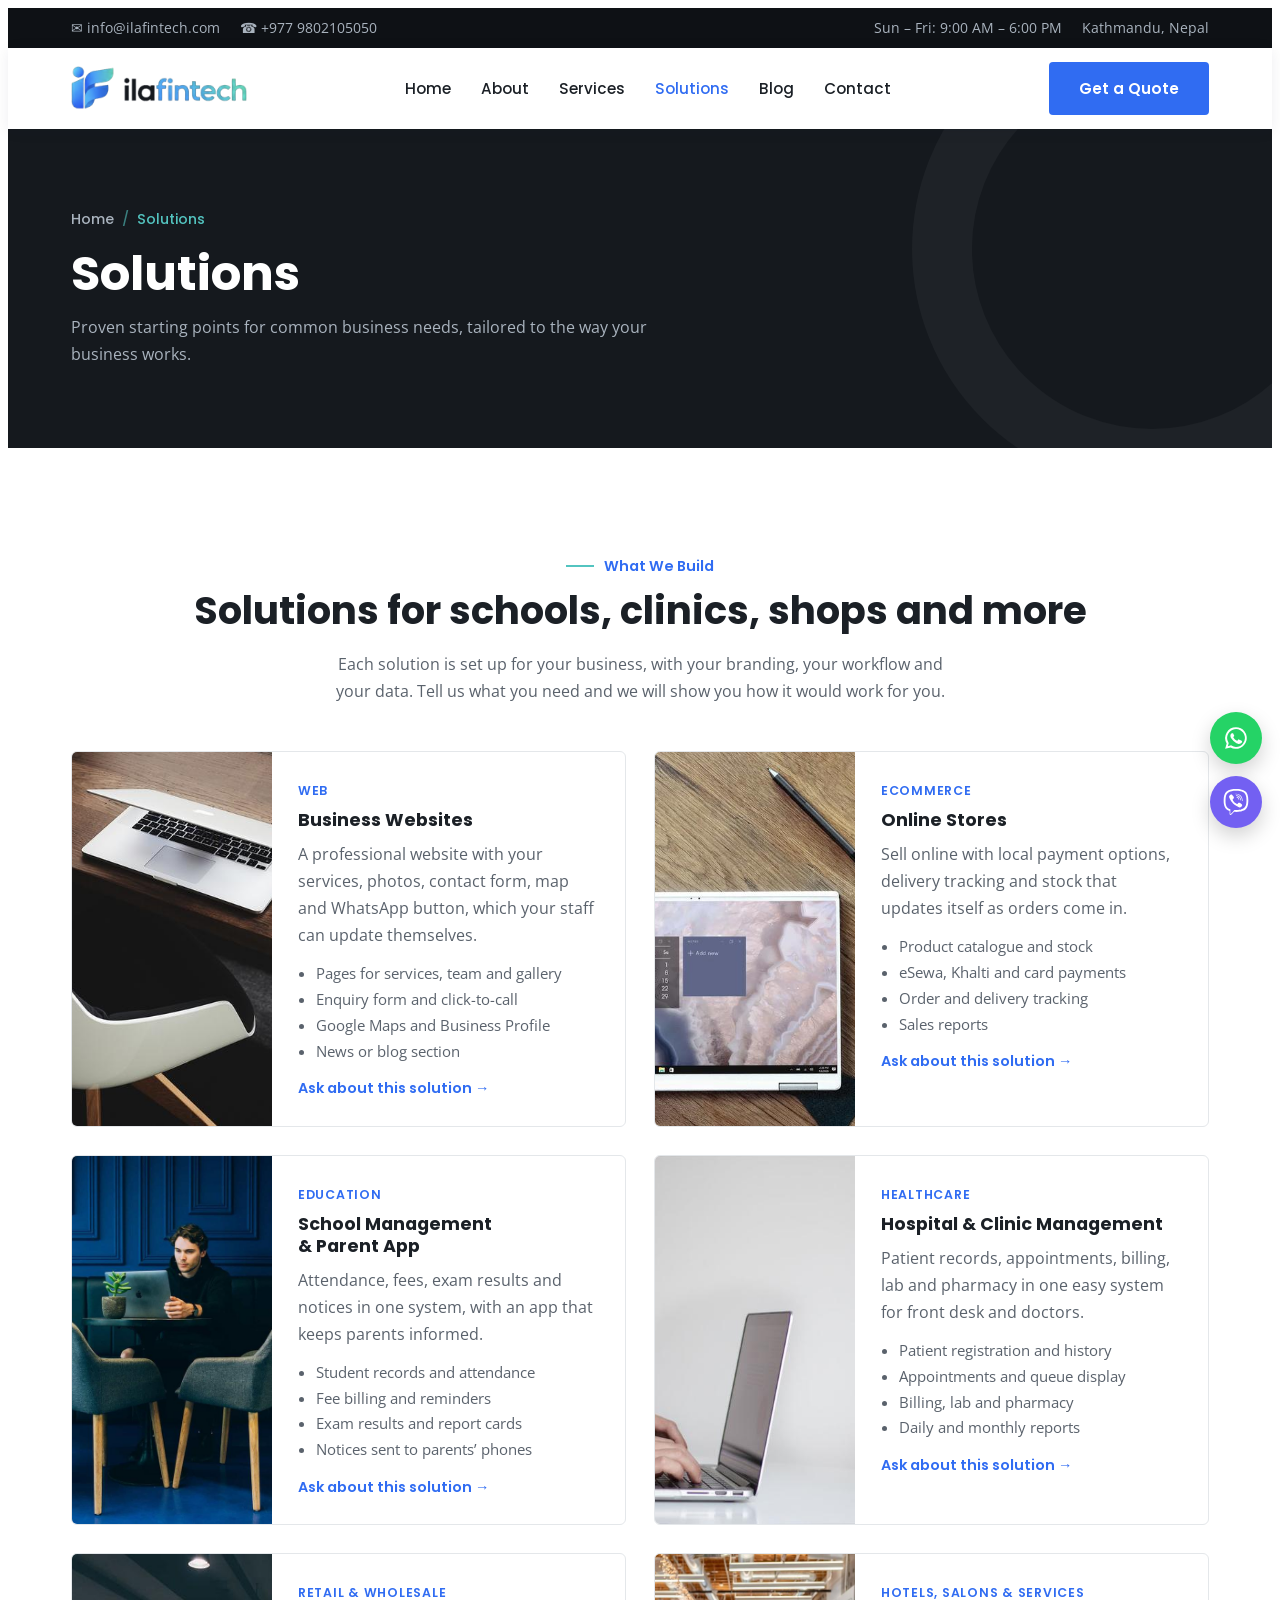
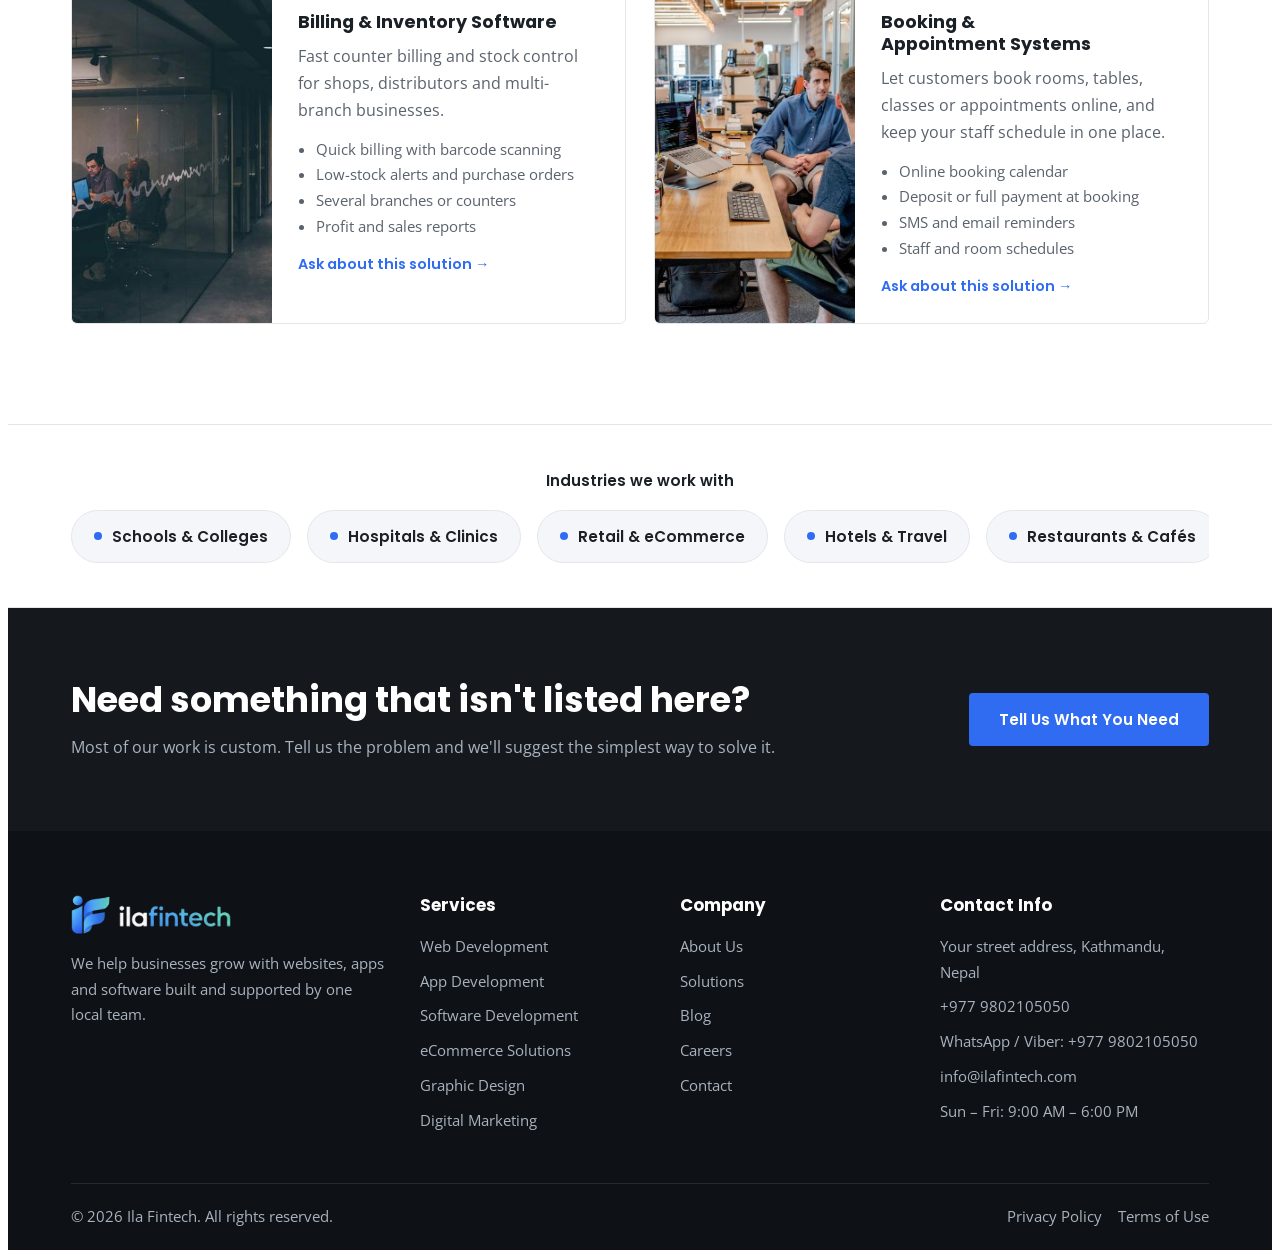
<file: solutions.html>
<!doctype html>
<html lang="en">
<head>
<meta charset="utf-8">
<meta name="viewport" content="width=device-width, initial-scale=1, viewport-fit=cover">
<title>Solutions | Ila Fintech</title>
<meta name="description" content="Business websites, online stores, school and hospital management systems, billing and booking software built for businesses in Nepal.">
<link rel="canonical" href="https://aryan601-arch.github.io/ila-fintech/solutions.html">
<meta name="theme-color" content="#15191E">
<meta property="og:type" content="website">
<meta property="og:site_name" content="Ila Fintech">
<meta property="og:title" content="Solutions | Ila Fintech">
<meta property="og:description" content="Business websites, online stores, school and hospital management systems, billing and booking software built for businesses in Nepal.">
<meta property="og:url" content="https://aryan601-arch.github.io/ila-fintech/solutions.html">
<meta property="og:image" content="https://aryan601-arch.github.io/ila-fintech/images/hero-team.jpg">
<meta name="twitter:card" content="summary_large_image">
<link rel="icon" href="favicon-32.png" sizes="32x32" type="image/png">
<link rel="apple-touch-icon" href="apple-touch-icon.png">
<link rel="manifest" href="site.webmanifest">
<link rel="preconnect" href="https://fonts.googleapis.com">
<link rel="preconnect" href="https://fonts.gstatic.com" crossorigin>
<link rel="stylesheet" href="https://fonts.googleapis.com/css2?family=Poppins:wght@400;500;600;700&amp;family=Open+Sans:wght@400;600&amp;display=swap">
<link rel="stylesheet" href="css/styles.css">
<script src="js/main.js" defer></script>
</head>
<body>
<a class="skip" href="#main">Skip to content</a>
<div class="topbar"><div class="container">
  <div class="left"><span>✉ <a href="mailto:info@ilafintech.com">info@ilafintech.com</a></span><span>☎ <a href="tel:+9779802105050">+977 9802105050</a></span></div>
  <div class="right"><span>Sun – Fri: 9:00 AM – 6:00 PM</span><span>Kathmandu, Nepal</span></div>
</div></div>

<header class="header">
  <nav class="container" style="position:relative" aria-label="Main">
    <a href="index.html" class="logo"><img src="images/brand/logo-light.png" alt="Ila Fintech" width="176" height="44"></a>
    <ul class="menu" id="menu">
      <li><a href="index.html">Home</a></li><li><a href="about.html">About</a></li><li><a href="services.html">Services</a></li><li><a href="solutions.html" class="active" aria-current="page">Solutions</a></li><li><a href="blog.html">Blog</a></li><li><a href="contact.html">Contact</a></li><li class="menu-cta"><a href="contact.html#quote">Get a Free Quote</a></li>
    </ul>
    <a href="contact.html#quote" class="btn btn-accent">Get a Quote</a>
    <button class="toggle" id="toggle" type="button" aria-expanded="false" aria-controls="menu">☰ Menu</button>
  </nav>
</header>

<main id="main">
<section class="page-head"><div class="container">
  <nav aria-label="Breadcrumb"><ol class="crumbs"><li><a href="index.html">Home</a></li><li aria-current="page">Solutions</li></ol></nav>
  <h1>Solutions</h1>
  <p>Proven starting points for common business needs, tailored to the way your business works.</p>
</div></section>

<section>
  <div class="container">
    <div class="center aos">
      <span class="sub">What We Build</span>
      <h2 class="title">Solutions for schools, clinics, shops and more</h2>
      <p class="lead">Each solution is set up for your business, with your branding, your workflow and your data. Tell us what you need and we will show you how it would work for you.</p>
    </div>
    <div class="sol-grid"><article class="sol aos" id="websites" style="scroll-margin-top:100px">
  <img class="photo" src="images/blog-redesign.jpg" alt="A laptop showing a business website" loading="lazy" width="800" height="600">
  <div class="body">
    <span class="cat">Web</span>
    <h3>Business Websites</h3>
    <p>A professional website with your services, photos, contact form, map and WhatsApp button, which your staff can update themselves.</p>
    <ul><li>Pages for services, team and gallery</li><li>Enquiry form and click-to-call</li><li>Google Maps and Business Profile</li><li>News or blog section</li></ul>
    <a href="contact.html#quote-web" class="more">Ask about this solution →</a>
  </div>
</article><article class="sol aos" id="store" style="scroll-margin-top:100px">
  <img class="photo" src="images/project-store.jpg" alt="A laptop on a desk ready for online shopping" loading="lazy" width="800" height="600">
  <div class="body">
    <span class="cat">eCommerce</span>
    <h3>Online Stores</h3>
    <p>Sell online with local payment options, delivery tracking and stock that updates itself as orders come in.</p>
    <ul><li>Product catalogue and stock</li><li>eSewa, Khalti and card payments</li><li>Order and delivery tracking</li><li>Sales reports</li></ul>
    <a href="contact.html#quote-ecommerce" class="more">Ask about this solution →</a>
  </div>
</article><article class="sol aos" id="school" style="scroll-margin-top:100px">
  <img class="photo" src="images/project-school.jpg" alt="A developer building a school app" loading="lazy" width="800" height="600">
  <div class="body">
    <span class="cat">Education</span>
    <h3>School Management &amp; Parent App</h3>
    <p>Attendance, fees, exam results and notices in one system, with an app that keeps parents informed.</p>
    <ul><li>Student records and attendance</li><li>Fee billing and reminders</li><li>Exam results and report cards</li><li>Notices sent to parents’ phones</li></ul>
    <a href="contact.html#quote-software" class="more">Ask about this solution →</a>
  </div>
</article><article class="sol aos" id="hospital" style="scroll-margin-top:100px">
  <img class="photo" src="images/project-hospital.jpg" alt="A person using a laptop at work" loading="lazy" width="800" height="600">
  <div class="body">
    <span class="cat">Healthcare</span>
    <h3>Hospital &amp; Clinic Management</h3>
    <p>Patient records, appointments, billing, lab and pharmacy in one easy system for front desk and doctors.</p>
    <ul><li>Patient registration and history</li><li>Appointments and queue display</li><li>Billing, lab and pharmacy</li><li>Daily and monthly reports</li></ul>
    <a href="contact.html#quote-software" class="more">Ask about this solution →</a>
  </div>
</article><article class="sol aos" id="billing" style="scroll-margin-top:100px">
  <img class="photo" src="images/blog-software.jpg" alt="An office team working at their screens" loading="lazy" width="800" height="600">
  <div class="body">
    <span class="cat">Retail &amp; Wholesale</span>
    <h3>Billing &amp; Inventory Software</h3>
    <p>Fast counter billing and stock control for shops, distributors and multi-branch businesses.</p>
    <ul><li>Quick billing with barcode scanning</li><li>Low-stock alerts and purchase orders</li><li>Several branches or counters</li><li>Profit and sales reports</li></ul>
    <a href="contact.html#quote-software" class="more">Ask about this solution →</a>
  </div>
</article><article class="sol aos" id="booking" style="scroll-margin-top:100px">
  <img class="photo" src="images/hero-office.jpg" alt="An office team at their desks" loading="lazy" width="800" height="600">
  <div class="body">
    <span class="cat">Hotels, Salons &amp; Services</span>
    <h3>Booking &amp; Appointment Systems</h3>
    <p>Let customers book rooms, tables, classes or appointments online, and keep your staff schedule in one place.</p>
    <ul><li>Online booking calendar</li><li>Deposit or full payment at booking</li><li>SMS and email reminders</li><li>Staff and room schedules</li></ul>
    <a href="contact.html#quote-web" class="more">Ask about this solution →</a>
  </div>
</article></div>
  </div>
</section>

<div class="industries"><div class="container">
  <p class="center" style="font:600 .95rem var(--head);color:var(--ink);margin-bottom:18px">Industries we work with</p>
  <div class="wrap"><div class="track"><span class="chip">Schools &amp; Colleges</span><span class="chip">Hospitals &amp; Clinics</span><span class="chip">Retail &amp; eCommerce</span><span class="chip">Hotels &amp; Travel</span><span class="chip">Restaurants &amp; Cafés</span><span class="chip">NGOs &amp; INGOs</span><span class="chip">Cooperatives &amp; Finance</span><span class="chip">Real Estate</span><span class="chip">Manufacturing</span><span class="chip">Startups</span><span class="chip" aria-hidden="true">Schools &amp; Colleges</span><span class="chip" aria-hidden="true">Hospitals &amp; Clinics</span><span class="chip" aria-hidden="true">Retail &amp; eCommerce</span><span class="chip" aria-hidden="true">Hotels &amp; Travel</span><span class="chip" aria-hidden="true">Restaurants &amp; Cafés</span><span class="chip" aria-hidden="true">NGOs &amp; INGOs</span><span class="chip" aria-hidden="true">Cooperatives &amp; Finance</span><span class="chip" aria-hidden="true">Real Estate</span><span class="chip" aria-hidden="true">Manufacturing</span><span class="chip" aria-hidden="true">Startups</span></div></div>
</div></div>

<section class="cta" style="padding-block:70px">
  <div class="container">
    <div><h2>Need something that isn&#x27;t listed here?</h2><p>Most of our work is custom. Tell us the problem and we&#x27;ll suggest the simplest way to solve it.</p></div>
    <div class="right"><a href="contact.html#quote" class="btn btn-accent">Tell Us What You Need</a></div>
  </div>
</section>
</main>

<footer>
  <div class="container">
    <div class="f-grid">
      <div><a href="index.html" class="logo"><img src="images/brand/logo-dark.png" alt="Ila Fintech" width="160" height="40"></a><p>We help businesses grow with websites, apps and software built and supported by one local team.</p></div>
      <div><h4>Services</h4><ul><li><a href="services.html#web">Web Development</a></li><li><a href="services.html#apps">App Development</a></li><li><a href="services.html#software">Software Development</a></li><li><a href="services.html#ecommerce">eCommerce Solutions</a></li><li><a href="services.html#design">Graphic Design</a></li><li><a href="services.html#marketing">Digital Marketing</a></li></ul></div>
      <div><h4>Company</h4><ul><li><a href="about.html">About Us</a></li><li><a href="solutions.html">Solutions</a></li><li><a href="blog.html">Blog</a></li><li><a href="careers.html">Careers</a></li><li><a href="contact.html">Contact</a></li></ul></div>
      <div><h4>Contact Info</h4><ul><li><a href="https://www.google.com/maps/search/?api=1&amp;query=Kathmandu%2C+Nepal" target="_blank" rel="noopener">Your street address, Kathmandu, Nepal</a></li><li><a href="tel:+9779802105050">+977 9802105050</a></li><li><a href="https://wa.me/9779802105050" target="_blank" rel="noopener">WhatsApp</a> / <a href="viber://chat?number=%2B9779802105050">Viber</a>: +977 9802105050</li><li><a href="mailto:info@ilafintech.com">info@ilafintech.com</a></li><li>Sun – Fri: 9:00 AM – 6:00 PM</li></ul></div>
    </div>
    <div class="copyright"><span>© <span data-year>2026</span> Ila Fintech. All rights reserved.</span><span class="f-bottom-links"><a href="privacy.html">Privacy Policy</a><a href="terms.html">Terms of Use</a></span></div>
  </div>
</footer>
<button class="totop" id="totop" type="button" aria-label="Back to top">↑</button>
<div class="chat"><a class="wa" href="https://wa.me/9779802105050" target="_blank" rel="noopener" aria-label="Chat with us on WhatsApp"><svg width="26" height="26" viewBox="0 0 24 24" fill="currentColor" aria-hidden="true"><path d="M12 2a10 10 0 0 0-8.6 15.1L2 22l5-1.3A10 10 0 1 0 12 2zm0 18.2a8.2 8.2 0 0 1-4.2-1.2l-.3-.2-3 .8.8-2.9-.2-.3A8.2 8.2 0 1 1 12 20.2zm4.5-6.1c-.2-.1-1.5-.7-1.7-.8-.2-.1-.4-.1-.6.1l-.8 1c-.1.2-.3.2-.5.1a6.7 6.7 0 0 1-3.3-2.9c-.3-.4.2-.4.7-1.4.1-.2 0-.3 0-.4l-.8-1.8c-.2-.5-.4-.4-.6-.4h-.5a1 1 0 0 0-.7.3 3 3 0 0 0-.9 2.2 5.2 5.2 0 0 0 1.1 2.7 11.8 11.8 0 0 0 4.5 4c1.7.7 2.3.8 3.2.6a2.7 2.7 0 0 0 1.8-1.2 2.2 2.2 0 0 0 .2-1.3c-.1-.1-.3-.2-.5-.3z"/></svg></a><a class="viber" href="viber://chat?number=%2B9779802105050" aria-label="Chat with us on Viber"><svg width="26" height="26" viewBox="0 0 24 24" fill="currentColor" aria-hidden="true"><path d="M11.4 0C9.473.028 5.333.344 3.02 2.467 1.302 4.187.696 6.7.633 9.817.57 12.933.488 18.776 6.12 20.36h.003l-.004 2.416s-.037.977.61 1.177c.777.242 1.234-.5 1.98-1.302.407-.44.972-1.084 1.397-1.58 3.85.326 6.812-.416 7.15-.525.776-.252 5.176-.816 5.892-6.657.74-6.02-.36-9.83-2.34-11.546-.596-.55-3.006-2.3-8.375-2.323 0 0-.395-.025-1.037-.017zm.058 1.693c.545-.004.88.017.88.017 4.542.02 6.717 1.388 7.222 1.846 1.675 1.435 2.53 4.868 1.906 9.897v.002c-.604 4.878-4.174 5.184-4.832 5.395-.28.09-2.882.737-6.153.524 0 0-2.436 2.94-3.197 3.704-.12.12-.26.167-.352.144-.13-.033-.166-.188-.165-.414l.02-4.018c-4.762-1.32-4.485-6.292-4.43-8.895.054-2.604.543-4.738 1.996-6.173 1.96-1.773 5.474-2.018 7.11-2.03zm.38 2.602c-.167 0-.303.135-.304.302 0 .167.133.303.3.305 1.624.01 2.946.537 4.028 1.592 1.073 1.046 1.62 2.468 1.633 4.334.002.167.14.3.307.3.166-.002.3-.138.3-.304-.014-1.984-.618-3.596-1.816-4.764-1.19-1.16-2.692-1.753-4.447-1.765zm-3.96.695c-.19-.032-.4.005-.616.117l-.01.002c-.43.247-.816.562-1.146.932-.002.004-.006.004-.008.008-.267.323-.42.638-.46.948-.008.046-.01.093-.007.14 0 .136.022.27.065.4l.013.01c.135.48.473 1.276 1.205 2.604.42.768.903 1.5 1.446 2.186.27.344.56.673.87.984l.132.132c.31.308.64.6.984.87.686.543 1.418 1.027 2.186 1.447 1.328.733 2.126 1.07 2.604 1.206l.01.014c.13.042.265.064.402.063.046.002.092 0 .138-.008.31-.036.627-.19.948-.46.004 0 .003-.002.008-.005.37-.33.683-.72.93-1.148l.003-.01c.225-.432.15-.842-.18-1.12-.004 0-.698-.58-1.037-.83-.36-.255-.73-.492-1.113-.71-.51-.285-1.032-.106-1.248.174l-.447.564c-.23.283-.657.246-.657.246-3.12-.796-3.955-3.955-3.955-3.955s-.037-.426.248-.656l.563-.448c.277-.215.456-.737.17-1.248-.217-.383-.454-.756-.71-1.115-.25-.34-.826-1.033-.83-1.035-.137-.165-.31-.265-.502-.297zm4.49.88c-.158.002-.29.124-.3.282-.01.167.115.312.282.324 1.16.085 2.017.466 2.645 1.15.63.688.93 1.524.906 2.57-.002.168.13.306.3.31.166.003.305-.13.31-.297.025-1.175-.334-2.193-1.067-2.994-.74-.81-1.777-1.253-3.05-1.346h-.024zm.463 1.63c-.16.002-.29.127-.3.287-.008.167.12.31.288.32.523.028.875.175 1.113.422.24.245.388.62.416 1.164.01.167.15.295.318.287.167-.008.295-.15.287-.317-.03-.644-.215-1.178-.58-1.557-.367-.378-.893-.574-1.52-.607h-.018z"/></svg></a></div>
</body>
</html>
</file>
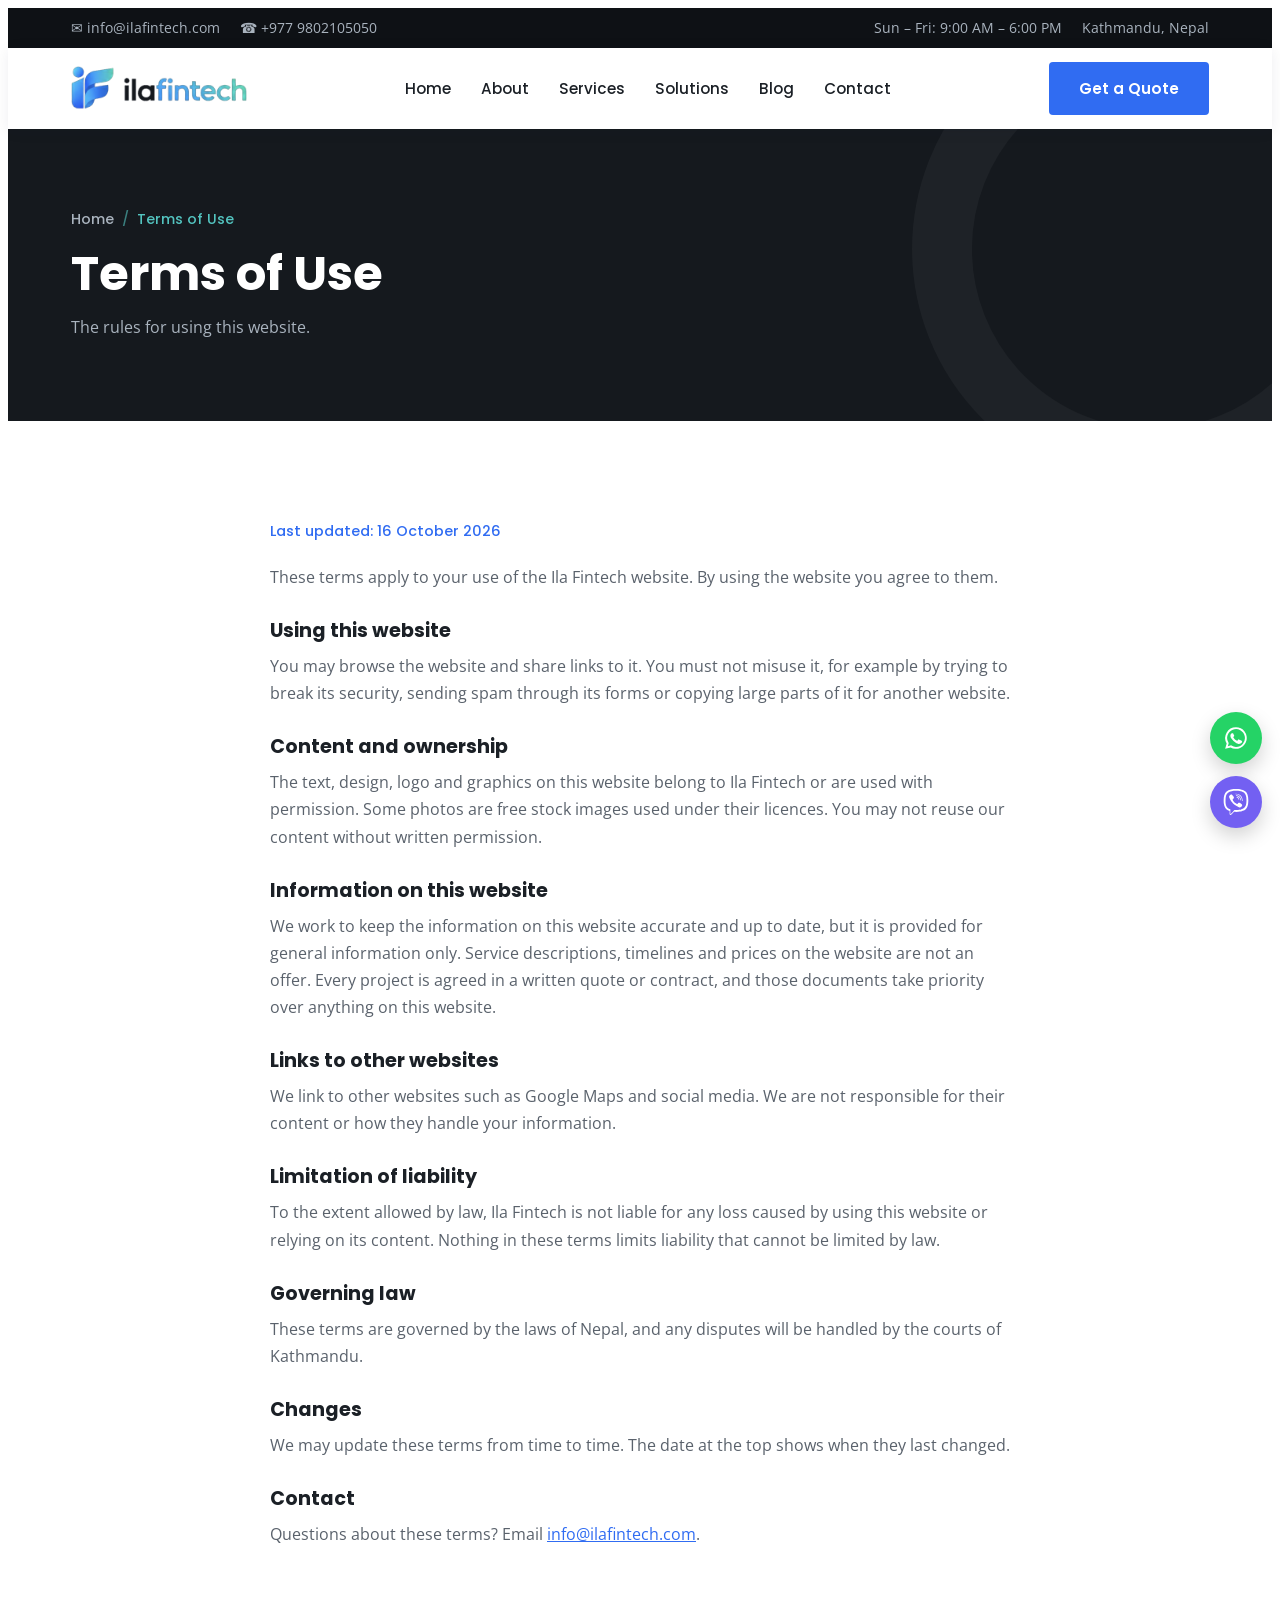
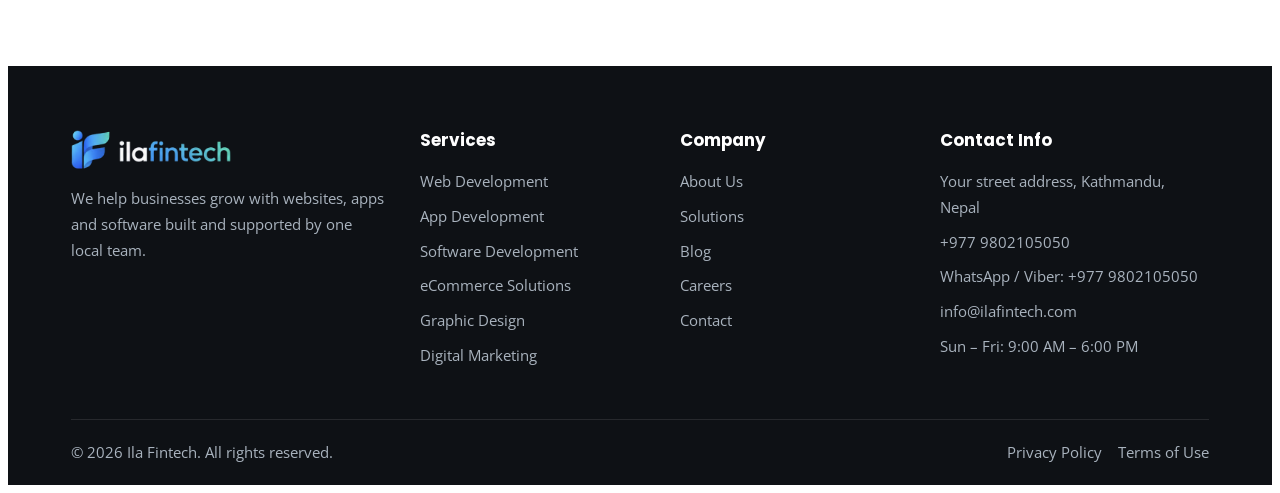
<file: terms.html>
<!doctype html>
<html lang="en">
<head>
<meta charset="utf-8">
<meta name="viewport" content="width=device-width, initial-scale=1, viewport-fit=cover">
<title>Terms of Use | Ila Fintech</title>
<meta name="description" content="Terms of Use for the Ila Fintech website.">
<link rel="canonical" href="https://aryan601-arch.github.io/ila-fintech/terms.html">
<meta name="theme-color" content="#15191E">
<meta property="og:type" content="website">
<meta property="og:site_name" content="Ila Fintech">
<meta property="og:title" content="Terms of Use | Ila Fintech">
<meta property="og:description" content="Terms of Use for the Ila Fintech website.">
<meta property="og:url" content="https://aryan601-arch.github.io/ila-fintech/terms.html">
<meta property="og:image" content="https://aryan601-arch.github.io/ila-fintech/images/hero-team.jpg">
<meta name="twitter:card" content="summary_large_image">
<link rel="icon" href="favicon-32.png" sizes="32x32" type="image/png">
<link rel="apple-touch-icon" href="apple-touch-icon.png">
<link rel="manifest" href="site.webmanifest">
<link rel="preconnect" href="https://fonts.googleapis.com">
<link rel="preconnect" href="https://fonts.gstatic.com" crossorigin>
<link rel="stylesheet" href="https://fonts.googleapis.com/css2?family=Poppins:wght@400;500;600;700&amp;family=Open+Sans:wght@400;600&amp;display=swap">
<link rel="stylesheet" href="css/styles.css">
<script src="js/main.js" defer></script>
</head>
<body>
<a class="skip" href="#main">Skip to content</a>
<div class="topbar"><div class="container">
  <div class="left"><span>✉ <a href="mailto:info@ilafintech.com">info@ilafintech.com</a></span><span>☎ <a href="tel:+9779802105050">+977 9802105050</a></span></div>
  <div class="right"><span>Sun – Fri: 9:00 AM – 6:00 PM</span><span>Kathmandu, Nepal</span></div>
</div></div>

<header class="header">
  <nav class="container" style="position:relative" aria-label="Main">
    <a href="index.html" class="logo"><img src="images/brand/logo-light.png" alt="Ila Fintech" width="176" height="44"></a>
    <ul class="menu" id="menu">
      <li><a href="index.html">Home</a></li><li><a href="about.html">About</a></li><li><a href="services.html">Services</a></li><li><a href="solutions.html">Solutions</a></li><li><a href="blog.html">Blog</a></li><li><a href="contact.html">Contact</a></li><li class="menu-cta"><a href="contact.html#quote">Get a Free Quote</a></li>
    </ul>
    <a href="contact.html#quote" class="btn btn-accent">Get a Quote</a>
    <button class="toggle" id="toggle" type="button" aria-expanded="false" aria-controls="menu">☰ Menu</button>
  </nav>
</header>

<main id="main">
<section class="page-head"><div class="container">
  <nav aria-label="Breadcrumb"><ol class="crumbs"><li><a href="index.html">Home</a></li><li aria-current="page">Terms of Use</li></ol></nav>
  <h1>Terms of Use</h1>
  <p>The rules for using this website.</p>
</div></section>

<section>
  <article class="prose legal">
<p class="meta">Last updated: 16 October 2026</p>
<p>These terms apply to your use of the Ila Fintech website. By using the website you agree to them.</p>
<h2>Using this website</h2>
<p>You may browse the website and share links to it. You must not misuse it, for example by trying to break its security, sending spam through its forms or copying large parts of it for another website.</p>
<h2>Content and ownership</h2>
<p>The text, design, logo and graphics on this website belong to Ila Fintech or are used with permission. Some photos are free stock images used under their licences. You may not reuse our content without written permission.</p>
<h2>Information on this website</h2>
<p>We work to keep the information on this website accurate and up to date, but it is provided for general information only. Service descriptions, timelines and prices on the website are not an offer. Every project is agreed in a written quote or contract, and those documents take priority over anything on this website.</p>
<h2>Links to other websites</h2>
<p>We link to other websites such as Google Maps and social media. We are not responsible for their content or how they handle your information.</p>
<h2>Limitation of liability</h2>
<p>To the extent allowed by law, Ila Fintech is not liable for any loss caused by using this website or relying on its content. Nothing in these terms limits liability that cannot be limited by law.</p>
<h2>Governing law</h2>
<p>These terms are governed by the laws of Nepal, and any disputes will be handled by the courts of Kathmandu.</p>
<h2>Changes</h2>
<p>We may update these terms from time to time. The date at the top shows when they last changed.</p>
<h2>Contact</h2>
<p>Questions about these terms? Email <a href="mailto:info@ilafintech.com">info@ilafintech.com</a>.</p>
  </article>
</section>
</main>

<footer>
  <div class="container">
    <div class="f-grid">
      <div><a href="index.html" class="logo"><img src="images/brand/logo-dark.png" alt="Ila Fintech" width="160" height="40"></a><p>We help businesses grow with websites, apps and software built and supported by one local team.</p></div>
      <div><h4>Services</h4><ul><li><a href="services.html#web">Web Development</a></li><li><a href="services.html#apps">App Development</a></li><li><a href="services.html#software">Software Development</a></li><li><a href="services.html#ecommerce">eCommerce Solutions</a></li><li><a href="services.html#design">Graphic Design</a></li><li><a href="services.html#marketing">Digital Marketing</a></li></ul></div>
      <div><h4>Company</h4><ul><li><a href="about.html">About Us</a></li><li><a href="solutions.html">Solutions</a></li><li><a href="blog.html">Blog</a></li><li><a href="careers.html">Careers</a></li><li><a href="contact.html">Contact</a></li></ul></div>
      <div><h4>Contact Info</h4><ul><li><a href="https://www.google.com/maps/search/?api=1&amp;query=Kathmandu%2C+Nepal" target="_blank" rel="noopener">Your street address, Kathmandu, Nepal</a></li><li><a href="tel:+9779802105050">+977 9802105050</a></li><li><a href="https://wa.me/9779802105050" target="_blank" rel="noopener">WhatsApp</a> / <a href="viber://chat?number=%2B9779802105050">Viber</a>: +977 9802105050</li><li><a href="mailto:info@ilafintech.com">info@ilafintech.com</a></li><li>Sun – Fri: 9:00 AM – 6:00 PM</li></ul></div>
    </div>
    <div class="copyright"><span>© <span data-year>2026</span> Ila Fintech. All rights reserved.</span><span class="f-bottom-links"><a href="privacy.html">Privacy Policy</a><a href="terms.html">Terms of Use</a></span></div>
  </div>
</footer>
<button class="totop" id="totop" type="button" aria-label="Back to top">↑</button>
<div class="chat"><a class="wa" href="https://wa.me/9779802105050" target="_blank" rel="noopener" aria-label="Chat with us on WhatsApp"><svg width="26" height="26" viewBox="0 0 24 24" fill="currentColor" aria-hidden="true"><path d="M12 2a10 10 0 0 0-8.6 15.1L2 22l5-1.3A10 10 0 1 0 12 2zm0 18.2a8.2 8.2 0 0 1-4.2-1.2l-.3-.2-3 .8.8-2.9-.2-.3A8.2 8.2 0 1 1 12 20.2zm4.5-6.1c-.2-.1-1.5-.7-1.7-.8-.2-.1-.4-.1-.6.1l-.8 1c-.1.2-.3.2-.5.1a6.7 6.7 0 0 1-3.3-2.9c-.3-.4.2-.4.7-1.4.1-.2 0-.3 0-.4l-.8-1.8c-.2-.5-.4-.4-.6-.4h-.5a1 1 0 0 0-.7.3 3 3 0 0 0-.9 2.2 5.2 5.2 0 0 0 1.1 2.7 11.8 11.8 0 0 0 4.5 4c1.7.7 2.3.8 3.2.6a2.7 2.7 0 0 0 1.8-1.2 2.2 2.2 0 0 0 .2-1.3c-.1-.1-.3-.2-.5-.3z"/></svg></a><a class="viber" href="viber://chat?number=%2B9779802105050" aria-label="Chat with us on Viber"><svg width="26" height="26" viewBox="0 0 24 24" fill="currentColor" aria-hidden="true"><path d="M11.4 0C9.473.028 5.333.344 3.02 2.467 1.302 4.187.696 6.7.633 9.817.57 12.933.488 18.776 6.12 20.36h.003l-.004 2.416s-.037.977.61 1.177c.777.242 1.234-.5 1.98-1.302.407-.44.972-1.084 1.397-1.58 3.85.326 6.812-.416 7.15-.525.776-.252 5.176-.816 5.892-6.657.74-6.02-.36-9.83-2.34-11.546-.596-.55-3.006-2.3-8.375-2.323 0 0-.395-.025-1.037-.017zm.058 1.693c.545-.004.88.017.88.017 4.542.02 6.717 1.388 7.222 1.846 1.675 1.435 2.53 4.868 1.906 9.897v.002c-.604 4.878-4.174 5.184-4.832 5.395-.28.09-2.882.737-6.153.524 0 0-2.436 2.94-3.197 3.704-.12.12-.26.167-.352.144-.13-.033-.166-.188-.165-.414l.02-4.018c-4.762-1.32-4.485-6.292-4.43-8.895.054-2.604.543-4.738 1.996-6.173 1.96-1.773 5.474-2.018 7.11-2.03zm.38 2.602c-.167 0-.303.135-.304.302 0 .167.133.303.3.305 1.624.01 2.946.537 4.028 1.592 1.073 1.046 1.62 2.468 1.633 4.334.002.167.14.3.307.3.166-.002.3-.138.3-.304-.014-1.984-.618-3.596-1.816-4.764-1.19-1.16-2.692-1.753-4.447-1.765zm-3.96.695c-.19-.032-.4.005-.616.117l-.01.002c-.43.247-.816.562-1.146.932-.002.004-.006.004-.008.008-.267.323-.42.638-.46.948-.008.046-.01.093-.007.14 0 .136.022.27.065.4l.013.01c.135.48.473 1.276 1.205 2.604.42.768.903 1.5 1.446 2.186.27.344.56.673.87.984l.132.132c.31.308.64.6.984.87.686.543 1.418 1.027 2.186 1.447 1.328.733 2.126 1.07 2.604 1.206l.01.014c.13.042.265.064.402.063.046.002.092 0 .138-.008.31-.036.627-.19.948-.46.004 0 .003-.002.008-.005.37-.33.683-.72.93-1.148l.003-.01c.225-.432.15-.842-.18-1.12-.004 0-.698-.58-1.037-.83-.36-.255-.73-.492-1.113-.71-.51-.285-1.032-.106-1.248.174l-.447.564c-.23.283-.657.246-.657.246-3.12-.796-3.955-3.955-3.955-3.955s-.037-.426.248-.656l.563-.448c.277-.215.456-.737.17-1.248-.217-.383-.454-.756-.71-1.115-.25-.34-.826-1.033-.83-1.035-.137-.165-.31-.265-.502-.297zm4.49.88c-.158.002-.29.124-.3.282-.01.167.115.312.282.324 1.16.085 2.017.466 2.645 1.15.63.688.93 1.524.906 2.57-.002.168.13.306.3.31.166.003.305-.13.31-.297.025-1.175-.334-2.193-1.067-2.994-.74-.81-1.777-1.253-3.05-1.346h-.024zm.463 1.63c-.16.002-.29.127-.3.287-.008.167.12.31.288.32.523.028.875.175 1.113.422.24.245.388.62.416 1.164.01.167.15.295.318.287.167-.008.295-.15.287-.317-.03-.644-.215-1.178-.58-1.557-.367-.378-.893-.574-1.52-.607h-.018z"/></svg></a></div>
</body>
</html>
</file>
<file: css/styles.css>
/* Layout: a conventional agency site in the reference site's order: top bar, sticky nav, photo hero slider, features, about, highlights, services, CTA band, solutions, process, industries, blog, contact strip, footer. */
:root{
  /* Charcoal with the logo's blue and teal: blue for buttons and links, teal only as a highlight */
  --dark:#15191E; --dark2:#0E1115; --primary:#306CF2; --primary-hover:#2155D1; --accent:#306CF2; --accent-hover:#2155D1; --on-accent:#FFFFFF;
  --highlight:#53C4C0; --tint:#E8F0FE; --on-dark:#A9B3BE; --photo-dark:#2A3038; --soft:#F4F6FA;
  --ink:#1B2026; --text:#5A626C; --line:#E4E7EA; --white:#FFFFFF; --photo:#DADDE1;
  --head:"Poppins", "Segoe UI", Arial, sans-serif; --body:"Open Sans", "Segoe UI", Arial, sans-serif;
  color-scheme:light;
}
*{box-sizing:border-box}
[hidden]{display:none!important}
html{scroll-behavior:smooth}
body{background:var(--white);color:var(--text);font:15.5px/1.75 var(--body)}
a{color:inherit;text-decoration:none}
h1,h2,h3,h4{font-family:var(--head);color:var(--ink);margin:0;line-height:1.25;text-wrap:balance}
p{margin:0}
:focus-visible{outline:2px solid var(--accent);outline-offset:2px}
.container{max-width:1170px;margin:0 auto;padding-inline:16px}
section{padding-block:clamp(60px,8vw,100px)}
.sub{display:inline-flex;align-items:center;gap:10px;font:600 .9rem var(--head);color:var(--primary);margin-bottom:10px}
.sub::before{content:"";width:28px;height:2px;background:var(--highlight)}
.title{font-size:clamp(1.7rem,3.4vw,2.4rem);font-weight:700;margin-bottom:16px}
.center{text-align:center}.center .sub{justify-content:center}
.lead{max-width:620px}
.center .lead{margin-inline:auto}
.btn{display:inline-flex;align-items:center;gap:8px;font:600 .95rem var(--head);padding:13px 28px;border-radius:4px;transition:background .25s,color .25s;border:2px solid transparent;cursor:pointer}
.btn-brand{background:var(--primary);color:#fff}.btn-brand:hover{background:var(--primary-hover)}
.btn-accent{background:var(--accent);color:var(--on-accent)}.btn-accent:hover{background:var(--accent-hover)}
.btn-outline{border-color:#fff;color:#fff}.btn-outline:hover{background:#fff;color:var(--dark)}
.photo{display:block;width:100%;max-width:100%;height:auto;object-fit:cover;border-radius:6px;background:var(--photo)}

/* top bar + nav */
.topbar{background:var(--dark2);color:var(--on-dark);font-size:.85rem}
.topbar .container{display:flex;flex-wrap:wrap;justify-content:space-between;gap:6px 20px;padding-block:8px}
.topbar .left,.topbar .right{display:flex;gap:20px;flex-wrap:wrap}
.header{position:sticky;top:env(safe-area-inset-top,0px);z-index:50;background:#fff;box-shadow:0 2px 14px rgba(16,30,54,.07)}
.header .container{display:flex;align-items:center;justify-content:space-between;gap:16px;padding-block:14px}
.logo{display:flex;align-items:center;gap:10px;font:700 1.35rem var(--head);color:var(--ink)}
.logo .mark{width:38px;height:38px;border-radius:6px;background:var(--primary);color:#fff;display:grid;place-items:center;font-size:1.1rem}
.logo small{display:block;font:500 .62rem var(--head);color:var(--text);letter-spacing:.14em;text-transform:uppercase;margin-top:-4px}
.menu{display:flex;gap:30px;list-style:none;margin:0;padding:0;font:500 .95rem var(--head);color:var(--ink)}
.menu a:hover,.menu a.active{color:var(--primary)}
.toggle{display:none;background:none;border:1px solid var(--line);border-radius:4px;padding:8px 12px;font:600 .9rem var(--head);color:var(--ink)}
@media (max-width:900px){
  .menu{display:none;position:absolute;left:0;right:0;top:100%;flex-direction:column;gap:0;background:#fff;border-top:1px solid var(--line);box-shadow:0 10px 20px rgba(0,0,0,.06)}
  .menu.open{display:flex}.menu a{display:block;padding:12px 16px}
  .toggle{display:block}.header .btn{display:none}
}

/* hero slider */
.hero{position:relative;background:var(--dark);color:#fff;overflow:hidden}
.slide{display:grid;grid-template-columns:1fr 1fr;align-items:center;gap:40px;padding-block:clamp(56px,8vw,96px)}
.hero h1,.hero .h1{color:#fff;font-size:clamp(2rem,4.6vw,3.3rem);font-weight:700;margin-block:10px 18px}
.hero h1 span,.hero .h1 span{color:var(--highlight)}
.hero p{color:var(--on-dark);max-width:500px;margin-bottom:28px}
.hero .kicker{font:500 .95rem var(--head);color:#fff;opacity:.85}
.hero .btns{display:flex;gap:14px;flex-wrap:wrap;align-items:center}
.hero .call{display:flex;align-items:center;gap:10px;color:#fff;font:500 .9rem var(--head)}
.hero .call b{display:block;font-size:1.05rem}
.hero .photo{aspect-ratio:5/4;box-shadow:0 30px 60px -30px rgba(0,0,0,.6)}
.slide .copy>*{animation:up .7s both}
.slide .copy>*:nth-child(2){animation-delay:.1s}.slide .copy>*:nth-child(3){animation-delay:.2s}.slide .copy>*:nth-child(4){animation-delay:.3s}
.slide .photo{animation:fade 1s both}
@keyframes up{from{opacity:0;transform:translateY(24px)}to{opacity:1;transform:none}}
@keyframes fade{from{opacity:0;transform:scale(.97)}to{opacity:1;transform:none}}
.dots{position:absolute;left:50%;bottom:22px;transform:translateX(-50%);display:flex;gap:8px}
.dots button{width:10px;height:10px;border-radius:50%;border:0;background:rgba(255,255,255,.4);padding:0;cursor:pointer}
.dots button.on{background:var(--highlight);width:28px;border-radius:6px}
@media (max-width:860px){.slide{grid-template-columns:1fr}.hero .photo{aspect-ratio:16/10}}

/* features */
.features{background:var(--soft)}
.feat-grid{display:grid;grid-template-columns:repeat(5,1fr);gap:20px}
.feat{background:#fff;border-radius:6px;padding:26px 20px;border-bottom:3px solid transparent;transition:transform .3s,border-color .3s,box-shadow .3s}
.feat:hover{transform:translateY(-6px);border-color:var(--accent);box-shadow:0 14px 30px rgba(16,30,54,.08)}
.icon{width:54px;height:54px;border-radius:50%;background:var(--tint);color:var(--primary);display:grid;place-items:center;margin-bottom:16px;transition:background .3s,color .3s}
.feat:hover .icon,.svc:hover .icon{background:var(--primary);color:#fff}
.feat h3{font-size:1rem;font-weight:600;margin-bottom:6px}
.feat p{font-size:.88rem;line-height:1.6}
@media (max-width:1000px){.feat-grid{grid-template-columns:repeat(3,1fr)}}
@media (max-width:640px){.feat-grid{grid-template-columns:1fr 1fr}}
@media (max-width:420px){.feat-grid{grid-template-columns:1fr}}

/* about */
.about-grid{display:grid;grid-template-columns:1fr 1fr;gap:60px;align-items:center}
.collage{position:relative;padding:0 40px 40px 0}
.collage .big{aspect-ratio:4/5}
.collage .small{position:absolute;right:0;bottom:0;width:48%;aspect-ratio:1;border-radius:6px;border:8px solid #fff;box-shadow:0 10px 30px rgba(16,30,54,.12)}
.collage .years{position:absolute;left:24px;bottom:64px;background:var(--accent);color:var(--on-accent);border-radius:6px;padding:16px 20px;font-family:var(--head);line-height:1.2}
.collage .years b{display:block;font-size:2rem}
.checks{list-style:none;padding:0;margin:20px 0 30px;display:grid;grid-template-columns:1fr 1fr;gap:10px}
.checks li{display:flex;gap:10px;align-items:flex-start;color:var(--ink);font:500 .92rem var(--head)}
.checks li::before{content:"✓";flex:none;width:22px;height:22px;border-radius:50%;background:var(--tint);color:var(--primary);display:grid;place-items:center;font-size:.75rem}
@media (max-width:860px){.about-grid{grid-template-columns:1fr}.checks{grid-template-columns:1fr}}

/* stats */
.stats{background:var(--primary);color:#fff;padding-block:50px}
.stats .container{display:grid;grid-template-columns:repeat(4,1fr);gap:20px;text-align:center}
.stats b{display:block;font:700 2.4rem var(--head);font-variant-numeric:tabular-nums}
.stats span{color:rgba(255,255,255,.82);font-size:.92rem}
@media (max-width:640px){.stats .container{grid-template-columns:1fr 1fr}}

/* services */
.svc-grid{display:grid;grid-template-columns:repeat(3,1fr);gap:26px;margin-top:46px}
.svc{border:1px solid var(--line);border-radius:6px;padding:34px 28px;transition:transform .3s,box-shadow .3s;position:relative;overflow:hidden;background:#fff}
.svc::after{content:"";position:absolute;left:0;bottom:0;height:3px;width:0;background:var(--primary);transition:width .4s}
.svc:hover{transform:translateY(-6px);box-shadow:0 18px 40px rgba(16,30,54,.09)}
.svc:hover::after{width:100%}
.svc h3{font-size:1.15rem;font-weight:600;margin-bottom:10px}
.svc p{margin-bottom:16px}
.svc .more{font:600 .9rem var(--head);color:var(--primary)}
.svc .more:hover{color:var(--primary-hover)}
@media (max-width:960px){.svc-grid{grid-template-columns:1fr 1fr}}
@media (max-width:600px){.svc-grid{grid-template-columns:1fr}}

/* cta band */
.cta{background:var(--dark);color:#fff}
.cta .container{display:grid;grid-template-columns:1.3fr .7fr;gap:40px;align-items:center}
.cta h2{color:#fff;font-size:clamp(1.6rem,3vw,2.2rem);margin-bottom:12px}
.cta p{color:var(--on-dark)}
.cta .right{text-align:right}
@media (max-width:760px){.cta .container{grid-template-columns:1fr}.cta .right{text-align:left}}

/* solutions cards */
.proj-grid{display:grid;grid-template-columns:repeat(3,1fr);gap:26px;margin-top:46px}
.proj{border-radius:6px;overflow:hidden;background:#fff;box-shadow:0 6px 24px rgba(16,30,54,.07);transition:transform .3s}
.proj:hover{transform:translateY(-6px)}
.proj .photo{aspect-ratio:16/10;border-radius:0;transition:transform .5s}
.proj .pic{overflow:hidden}.proj:hover .photo{transform:scale(1.05)}
.proj .body{padding:22px 24px 26px}
.proj .cat{font:600 .78rem var(--head);color:var(--accent);text-transform:uppercase;letter-spacing:.06em}
.proj h3{font-size:1.1rem;margin:6px 0 10px}
@media (max-width:960px){.proj-grid{grid-template-columns:1fr 1fr}}
@media (max-width:600px){.proj-grid{grid-template-columns:1fr}}

/* industries marquee */
@keyframes slide{to{transform:translateX(calc(-50% - 8px))}}

/* blog */
.blog-grid{display:grid;grid-template-columns:repeat(3,1fr);gap:26px;margin-top:46px}
.post .pic{overflow:hidden;border-radius:6px;margin-bottom:18px}.post .photo{aspect-ratio:16/10;transition:transform .5s}.post:hover .photo{transform:scale(1.05)}
.post .meta{font-size:.82rem;color:#8A94A6;margin-bottom:6px}
.post h3{font-size:1.08rem;margin-bottom:10px;transition:color .25s}
.post:hover h3{color:var(--primary)}
@media (max-width:960px){.blog-grid{grid-template-columns:1fr 1fr}}
@media (max-width:600px){.blog-grid{grid-template-columns:1fr}}

/* contact strip */
.news{background:var(--primary);color:#fff;padding-block:50px}
.news .container{display:flex;flex-wrap:wrap;gap:24px;justify-content:space-between;align-items:center}
.news h3{color:#fff;font-size:1.5rem}
.news p{color:rgba(255,255,255,.85)}
.news form{display:flex;flex:1 1 320px;max-width:480px}
.news input{flex:1;min-width:0;border:0;padding:14px 16px;border-radius:4px 0 0 4px;font:inherit}
.news button{border-radius:0 4px 4px 0}
.news .note{width:100%;font-size:.9rem;color:#fff}
.sr{position:absolute;width:1px;height:1px;overflow:hidden;clip:rect(0 0 0 0)}

/* footer */
footer{background:var(--dark2);color:var(--on-dark);padding-block:64px 0;font-size:.92rem}
.f-grid{display:grid;grid-template-columns:1.4fr 1fr 1fr 1.2fr;gap:36px}
footer h4{color:#fff;font-size:1.05rem;margin-bottom:18px}
footer ul{list-style:none;margin:0;padding:0;display:grid;gap:9px}
footer a:hover{color:#fff}
footer .logo{color:#fff;margin-bottom:16px}
.social{display:flex;gap:10px;margin-top:18px}
.social a{width:36px;height:36px;border-radius:50%;background:rgba(255,255,255,.08);display:grid;place-items:center;color:#fff;font:600 .8rem var(--head)}
.social a:hover{background:var(--primary)}
.copyright{border-top:1px solid rgba(255,255,255,.1);margin-top:50px;padding-block:20px;display:flex;flex-wrap:wrap;justify-content:space-between;gap:10px}
@media (max-width:860px){.f-grid{grid-template-columns:1fr 1fr}}
@media (max-width:520px){.f-grid{grid-template-columns:1fr}}


/* scroll fade-up */
.aos{transition:opacity .8s ease,transform .8s ease}
.aos.wait{opacity:.25;transform:translateY(30px)}
.totop{position:fixed;right:18px;bottom:calc(18px + env(safe-area-inset-bottom,0px));width:44px;height:44px;border-radius:4px;background:var(--accent);color:var(--on-accent);border:0;font-size:1.2rem;cursor:pointer;opacity:0;pointer-events:none;transition:opacity .3s;z-index:40}
.totop.show{opacity:1;pointer-events:auto}
@media (prefers-reduced-motion:reduce){*{animation:none!important;transition:none!important}.aos.wait{opacity:1;transform:none}}


/* ---------- shared inner-page components ---------- */
.skip{position:absolute;left:-9999px;top:0;background:var(--accent);color:var(--on-accent);padding:10px 16px;z-index:100}
.skip:focus{left:16px;top:16px}
.page-head{background:var(--dark);color:#fff;padding-block:clamp(48px,7vw,80px);position:relative;overflow:hidden}
.page-head::after{content:"";position:absolute;right:-120px;top:-120px;width:360px;height:360px;border-radius:50%;border:60px solid rgba(255,255,255,.04)}
.page-head h1{color:#fff;font-size:clamp(2rem,4.4vw,3rem);margin-bottom:10px}
.page-head p{color:var(--on-dark);max-width:640px}
.crumbs{display:flex;gap:8px;flex-wrap:wrap;list-style:none;margin:0 0 14px;padding:0;font:500 .88rem var(--head);color:var(--on-dark)}
.crumbs li+li::before{content:"/";margin-right:8px;opacity:.6}
.crumbs a:hover{color:#fff}
.crumbs [aria-current]{color:var(--highlight)}

.highlights{background:var(--primary);color:#fff;padding-block:44px}
.highlights .container{display:grid;grid-template-columns:repeat(4,1fr);gap:20px;text-align:center}
.highlights b{display:block;font:700 1.9rem var(--head)}
.highlights span{color:rgba(255,255,255,.85);font-size:.92rem}
@media (max-width:760px){.highlights .container{grid-template-columns:1fr 1fr}}

/* process */
.steps{display:grid;grid-template-columns:repeat(4,1fr);gap:26px;margin-top:46px;counter-reset:step}
.step{background:#fff;border:1px solid var(--line);border-radius:6px;padding:30px 24px;position:relative}
.step::before{counter-increment:step;content:counter(step,decimal-leading-zero);font:700 2.4rem var(--head);color:var(--tint);position:absolute;right:18px;top:12px;-webkit-text-stroke:1px var(--primary)}
.step h3{font-size:1.1rem;margin:4px 0 8px}
.step .when{font:600 .8rem var(--head);color:var(--primary);text-transform:uppercase;letter-spacing:.05em}
@media (max-width:960px){.steps{grid-template-columns:1fr 1fr}}
@media (max-width:560px){.steps{grid-template-columns:1fr}}

/* industries strip */
.industries{padding-block:44px;border-block:1px solid var(--line);background:#fff}
.industries .track{display:flex;gap:16px;animation:slide 30s linear infinite;width:max-content}
.industries .wrap{overflow:hidden}
.chip{display:inline-flex;align-items:center;gap:10px;padding:14px 22px;border:1px solid var(--line);border-radius:999px;font:600 .95rem var(--head);color:var(--ink);flex:none;background:var(--soft)}
.chip::before{content:"";width:8px;height:8px;border-radius:50%;background:var(--primary)}

/* service detail */
.svc-detail{display:grid;grid-template-columns:1fr 1fr;gap:56px;align-items:center;padding-block:56px;border-bottom:1px solid var(--line);scroll-margin-top:90px}
.svc-detail:last-child{border-bottom:0}
.svc-detail:nth-child(even) .media{order:2}
.svc-detail h2{font-size:clamp(1.5rem,2.8vw,2rem);margin-bottom:14px}
.svc-detail p{margin-bottom:16px}
.svc-detail .media{position:relative}
.svc-detail .media .photo{aspect-ratio:4/3}
.svc-detail .media .icon{position:absolute;left:-14px;top:-14px;width:68px;height:68px;background:var(--primary);color:#fff;box-shadow:0 10px 24px rgba(0,0,0,.15)}
.ticks{list-style:none;padding:0;margin:0 0 24px;display:grid;gap:8px}
.ticks li{display:flex;gap:10px;color:var(--ink)}
.ticks li::before{content:"✓";flex:none;width:22px;height:22px;border-radius:50%;background:var(--tint);color:var(--primary);display:grid;place-items:center;font-size:.75rem;margin-top:3px}
.good-for{font-size:.9rem;color:var(--text);margin-bottom:22px}
.good-for b{color:var(--ink)}
@media (max-width:860px){.svc-detail{grid-template-columns:1fr;gap:28px}.svc-detail:nth-child(even) .media{order:0}}

/* solutions */
.sol-grid{display:grid;grid-template-columns:repeat(2,1fr);gap:28px;margin-top:46px}
.sol{display:grid;grid-template-columns:200px 1fr;gap:0;border:1px solid var(--line);border-radius:6px;overflow:hidden;background:#fff}
.sol .photo{height:100%;border-radius:0;aspect-ratio:auto;min-height:220px}
.sol .body{padding:24px 26px}
.sol h3{font-size:1.1rem;margin:6px 0 10px}
.sol .cat{font:600 .78rem var(--head);color:var(--primary);text-transform:uppercase;letter-spacing:.06em}
.sol ul{margin:12px 0 0;padding-left:18px;font-size:.92rem}
@media (max-width:900px){.sol-grid{grid-template-columns:1fr}}
@media (max-width:520px){.sol{grid-template-columns:1fr}.sol .photo{aspect-ratio:16/9;min-height:0}}

/* about page */
.mv{display:grid;grid-template-columns:repeat(3,1fr);gap:26px;margin-top:46px}
.mv .card{border:1px solid var(--line);border-radius:6px;padding:30px 26px;background:#fff}
.mv h3{font-size:1.15rem;margin-bottom:10px}
@media (max-width:860px){.mv{grid-template-columns:1fr}}

/* blog */
.post-card{display:block}
.prose{max-width:740px;margin:0 auto}
.prose h2{font-size:1.45rem;margin:34px 0 12px}
.prose p,.prose ul,.prose ol{margin:0 0 18px}
.prose li{margin-bottom:6px}
.prose .photo{aspect-ratio:16/9;margin-bottom:28px}
.prose .meta{font:500 .9rem var(--head);color:var(--primary);margin-bottom:22px}
.prose a{color:var(--primary);text-decoration:underline}
.related{margin-top:48px;padding-top:32px;border-top:1px solid var(--line)}
.related h2{margin-top:0}

/* contact page */
.contact-grid{display:grid;grid-template-columns:.85fr 1.15fr;gap:48px;align-items:start}
.info-cards{display:grid;gap:16px}
.info-card{display:flex;gap:16px;align-items:flex-start;border:1px solid var(--line);border-radius:6px;padding:20px;background:#fff}
.info-card .icon{margin:0;flex:none}
.info-card h3{font-size:1rem;margin-bottom:2px}
.info-card a{color:var(--ink);font-weight:600;word-break:break-word}
.info-card a:hover{color:var(--primary)}
.form-card{background:#fff;border:1px solid var(--line);border-radius:6px;padding:clamp(22px,3vw,36px);box-shadow:0 10px 30px rgba(16,30,54,.06)}
.form-card h2{font-size:1.5rem;margin-bottom:6px}
.form-grid{display:grid;grid-template-columns:1fr 1fr;gap:16px;margin-top:22px}
.form-grid .full{grid-column:1/-1}
.field{display:flex;flex-direction:column;gap:6px;font:500 .9rem var(--head);color:var(--ink)}
.field input,.field select,.field textarea{font:400 .95rem var(--body);padding:12px 14px;border:1px solid #CDD3DA;border-radius:4px;background:#fff;color:var(--ink);width:100%}
.field input:focus,.field select:focus,.field textarea:focus{outline:none;border-color:var(--primary);box-shadow:0 0 0 3px var(--tint)}
.field textarea{min-height:140px;resize:vertical}
.field .req{color:var(--primary)}
.field.invalid input,.field.invalid textarea{border-color:#D92D20}
.hp{position:absolute;left:-9999px;width:1px;height:1px;overflow:hidden}
.form-status{margin-top:14px;font-size:.92rem;min-height:1.5em}
.form-status.ok{color:var(--primary)}
.form-status.err{color:#B42318}
.btn[disabled]{opacity:.7;cursor:wait}
.map-link{display:flex;align-items:center;justify-content:space-between;gap:16px;flex-wrap:wrap;margin-top:16px;padding:20px;border-radius:6px;background:var(--dark);color:#fff}
.map-link p{color:var(--on-dark)}
@media (max-width:900px){.contact-grid{grid-template-columns:1fr}}
@media (max-width:520px){.form-grid{grid-template-columns:1fr}}

/* legal + 404 */
.legal h2{font-size:1.2rem;margin:28px 0 10px}
.notfound{text-align:center;padding-block:100px}
.notfound .big{font:700 clamp(5rem,14vw,9rem)/1 var(--head);color:var(--primary)}

/* footer extras */
.f-bottom-links{display:flex;gap:16px;flex-wrap:wrap}
.news .note a{text-decoration:underline}

/* home page extras */
.process{background:var(--soft)}
.section-foot{text-align:center;margin-top:44px}
.proj .more{display:inline-block;margin-top:14px;font:600 .9rem var(--head);color:var(--primary)}
.post-cta{background:var(--tint);border-radius:6px;padding:24px 26px;margin:34px 0}
.post-cta h2{margin:0 0 8px;font-size:1.2rem}
.post-cta p{margin-bottom:16px}
.prose .post-cta a.btn{color:#fff;text-decoration:none}
.related ul{padding-left:18px}
.news .form-status.ok,.news .form-status.err{color:#fff}
.news .form-status a{text-decoration:underline}
.news .field-inline{display:flex;flex:1;min-width:0}

/* mobile menu call-to-action */
.menu .menu-cta{display:none}
@media (max-width:900px){
  .menu .menu-cta{display:block;padding:8px 16px 16px}
  .menu .menu-cta a{background:var(--accent);color:var(--on-accent);border-radius:4px;text-align:center}
  .menu .menu-cta a:hover{background:var(--accent-hover);color:var(--on-accent)}
}

/* WhatsApp button */
.chat{position:fixed;right:18px;bottom:calc(72px + env(safe-area-inset-bottom,0px));display:flex;flex-direction:column;gap:12px;z-index:40}
.chat a{width:52px;height:52px;border-radius:50%;color:#fff;display:grid;place-items:center;box-shadow:0 8px 20px rgba(0,0,0,.18)}
.chat .wa{background:#25D366}
.chat .wa:hover{background:#1EBE5A}
.chat .viber{background:#7360F2}
.chat .viber:hover{background:#5E4BD6}
.btn-dark{background:var(--dark);color:#fff}.btn-dark:hover{background:var(--dark2)}
.sol .more{display:inline-block;margin-top:14px;font:600 .9rem var(--head);color:var(--primary)}
.news .field input{border:0;border-radius:4px 0 0 4px;height:100%;padding:14px 16px}
.news .field.invalid input{box-shadow:inset 0 0 0 2px #D92D20}
.news .field-inline{gap:0}
.jump{display:flex;flex-wrap:wrap;gap:10px;justify-content:center}
.jump .chip{padding:10px 16px;font-size:.88rem}
.jump .chip:hover{border-color:var(--primary);color:var(--primary)}
.news .form-status{min-height:0;margin:-8px 0 0}

/* logo image */
.logo img{display:block;height:44px;width:auto;max-width:100%}
footer .logo img{height:40px}
@media (max-width:420px){.header .logo img{height:38px}}
</file>
